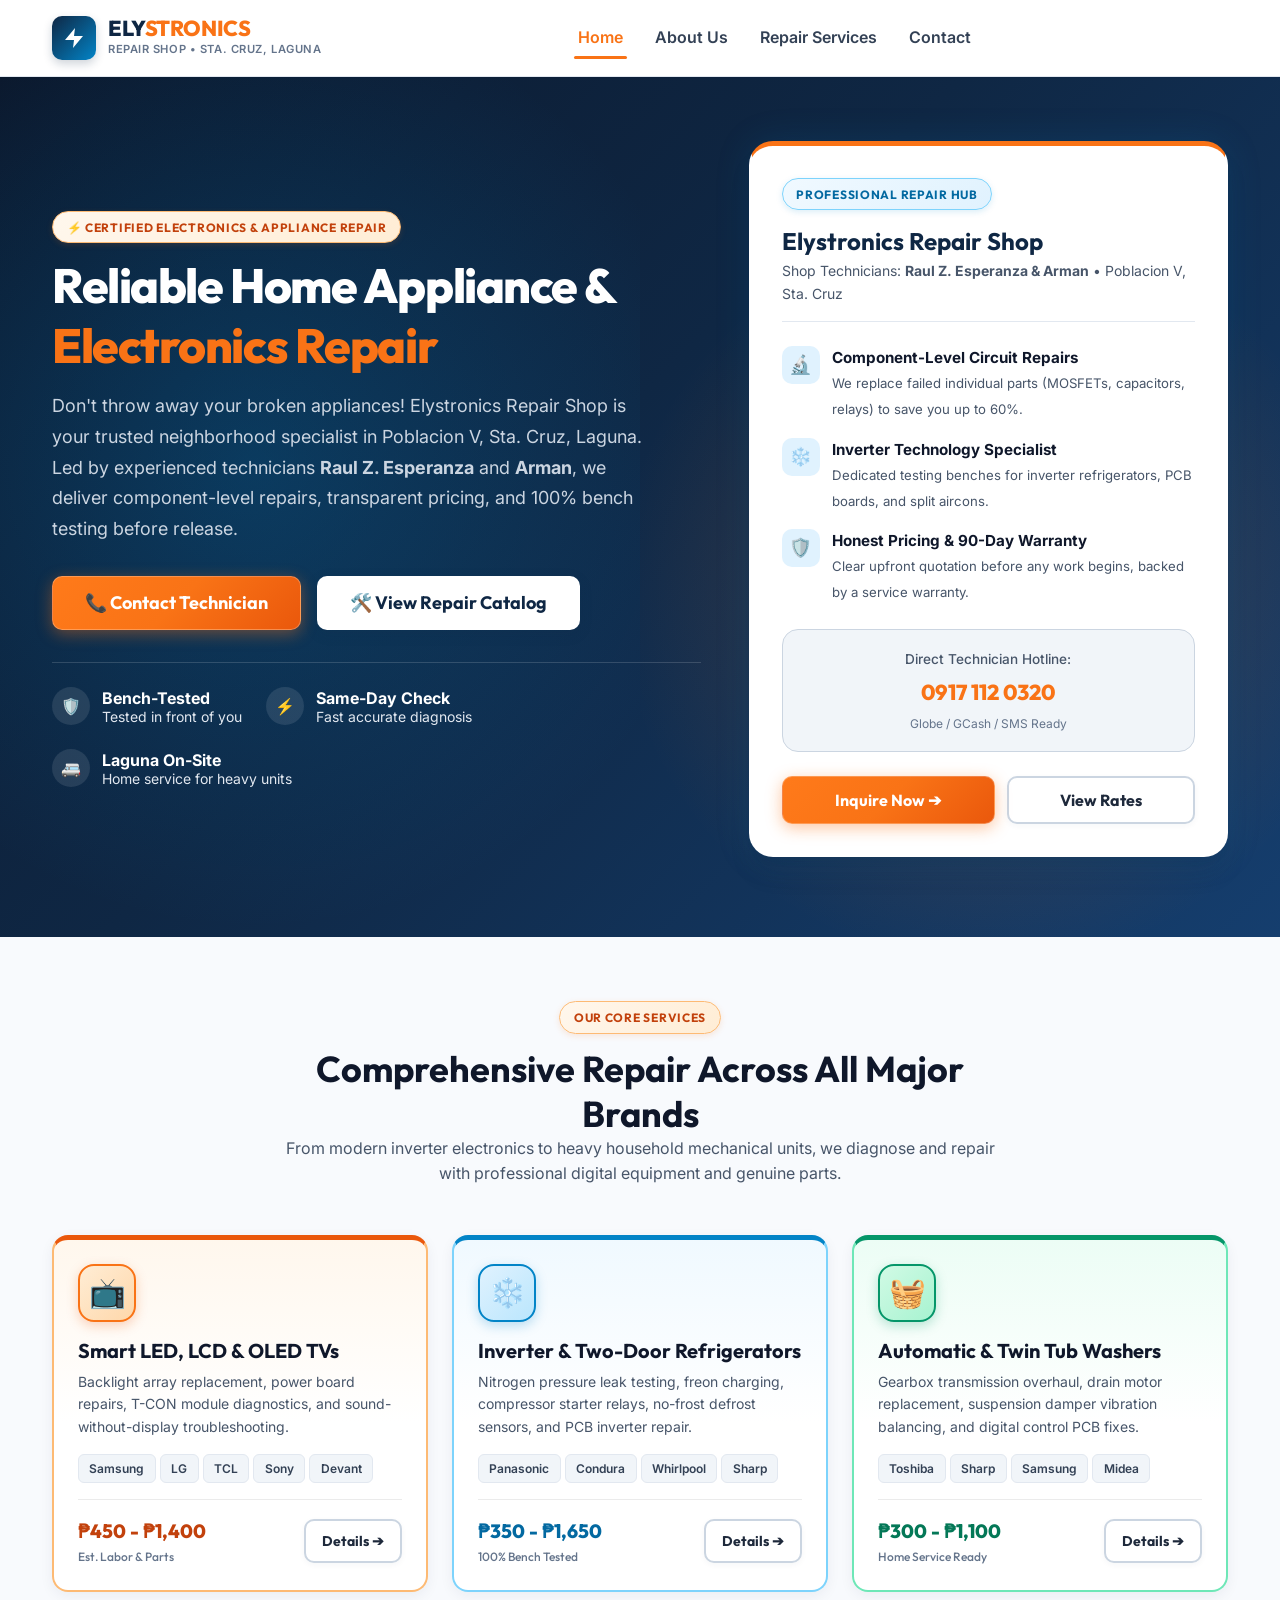
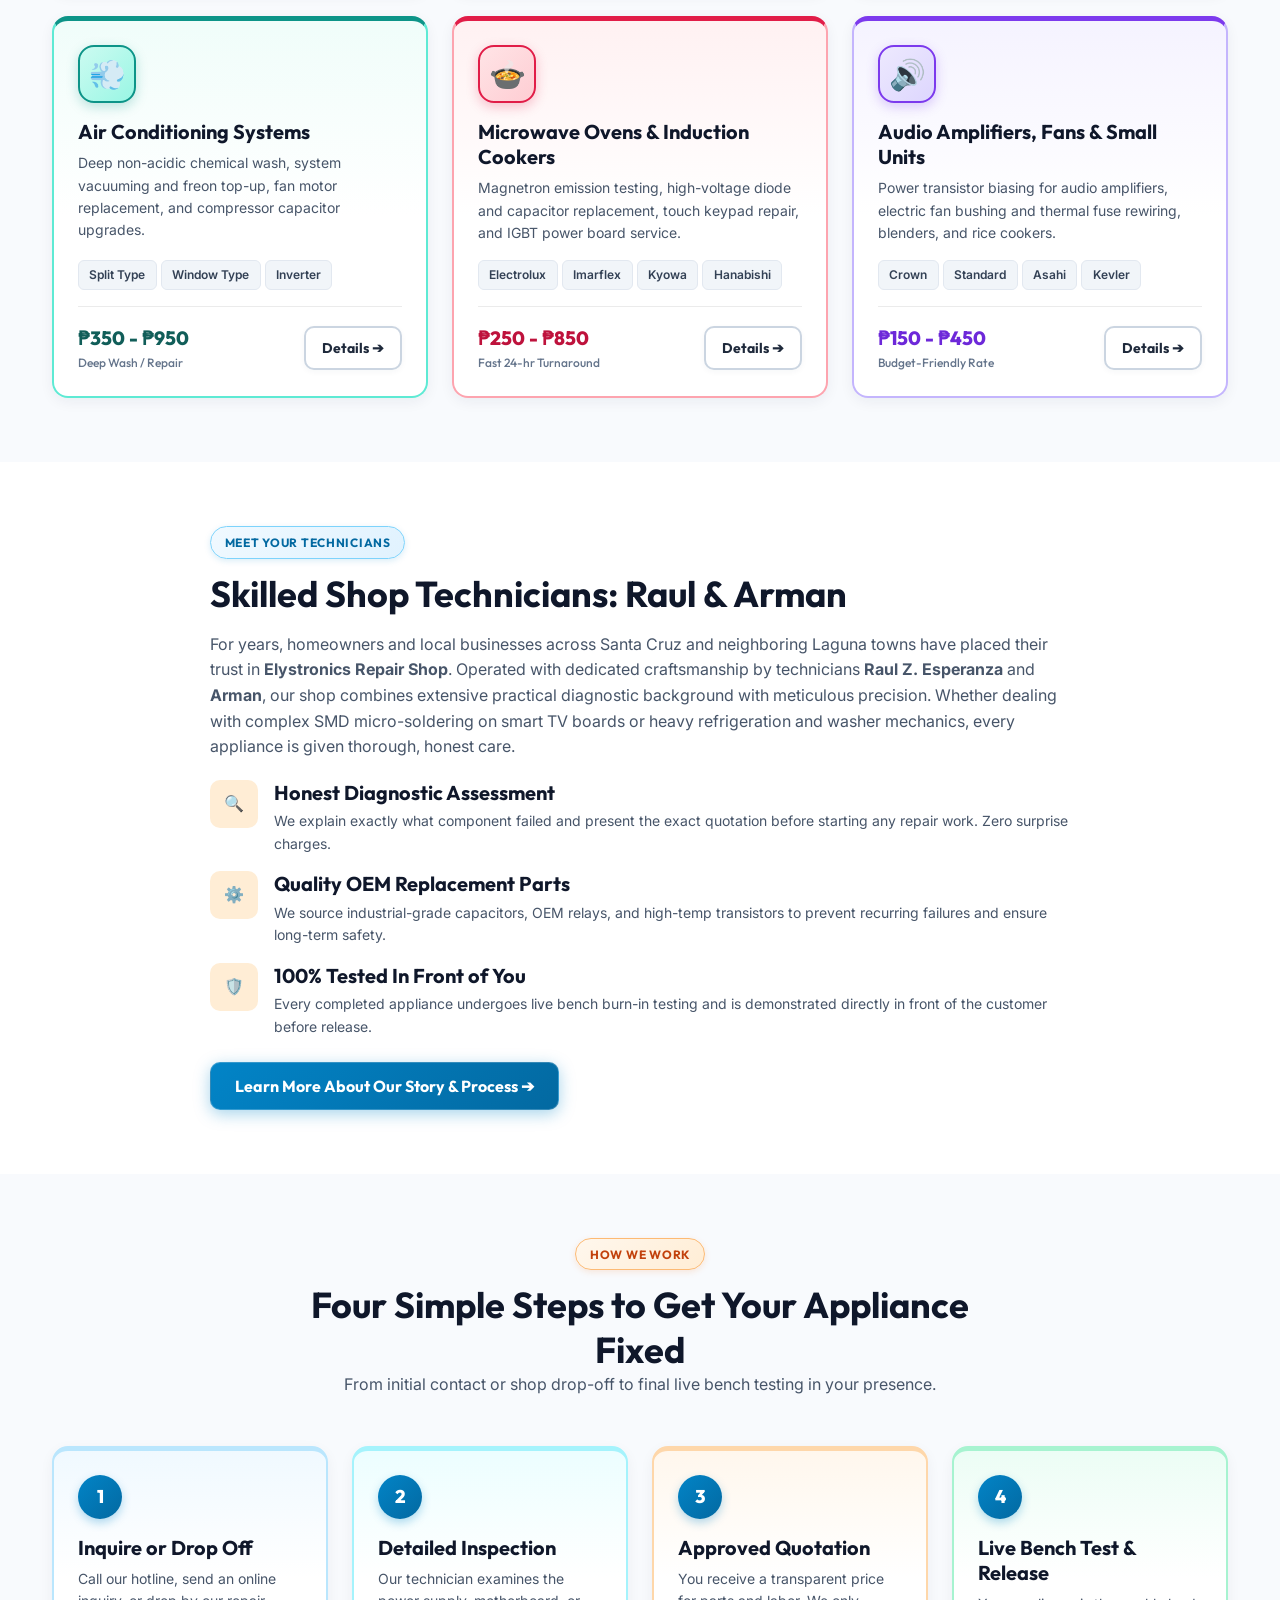
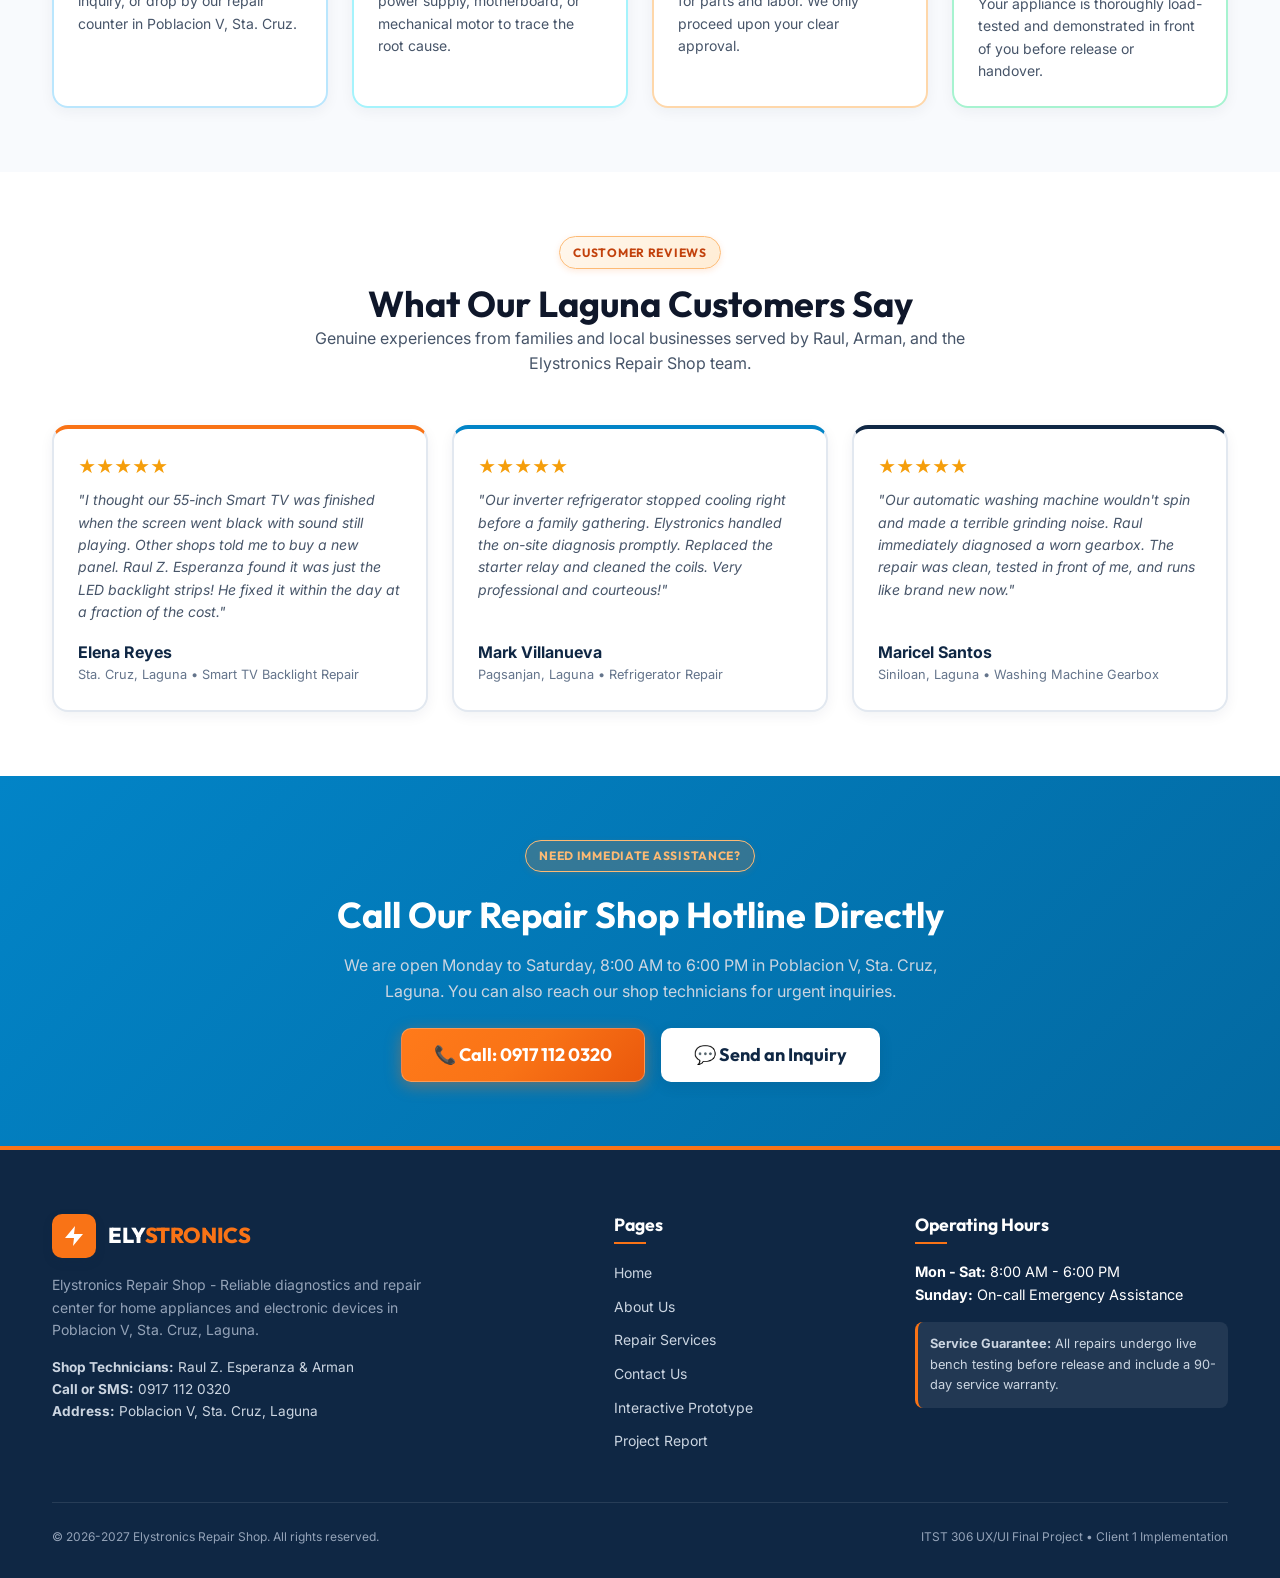
<file: index.html>
<!DOCTYPE html>
<html lang="en">

<head>
  <meta charset="UTF-8">
  <meta name="viewport" content="width=device-width, initial-scale=1.0">
  <title>Elystronics Repair Shop | Appliance & Electronics Repair in Sta. Cruz, Laguna</title>
  <meta name="description"
    content="Elystronics Repair Shop in Poblacion V, Sta. Cruz, Laguna. Expert repair for Smart TVs, inverter refrigerators, washing machines, aircons, and electronics by Raul Z. Esperanza. Call 0917 112 0320.">
  <link rel="stylesheet" href="assets/css/styles.css">
  <link rel="icon"
    href="data:image/svg+xml,<svg xmlns=%22http://www.w3.org/2000/svg%22 viewBox=%220 0 100 100%22><text y=%22.9em%22 font-size=%2290%22>⚡</text></svg>">
</head>

<body>

  <!-- Site Header -->
  <header class="site-header" role="banner">
    <div class="container header-inner">
      <a href="index.html" class="brand-logo" aria-label="Elystronics Repair Shop Home">
        <div class="brand-icon-box" aria-hidden="true">
          <svg fill="currentColor" viewBox="0 0 24 24">
            <path d="M13 2L3 14h9l-1 8 10-12h-9l1-8z" />
          </svg>
        </div>
        <div class="brand-text-wrap">
          <span class="brand-name">ELY<span>STRONICS</span></span>
          <span class="brand-tagline">Repair Shop • Sta. Cruz, Laguna</span>
        </div>
      </a>

      <!-- Desktop Nav -->
      <nav class="desktop-nav" role="navigation" aria-label="Main Navigation">
        <a href="index.html" class="nav-link active" aria-current="page">Home</a>
        <a href="about.html" class="nav-link">About Us</a>
        <a href="services.html" class="nav-link">Repair Services</a>
        <a href="contact.html" class="nav-link">Contact</a>
      </nav>

      <div class="header-actions">
        <button id="mobileMenuToggle" class="mobile-menu-toggle" aria-label="Open mobile navigation menu">
          <svg width="24" height="24" fill="none" stroke="currentColor" stroke-width="2" viewBox="0 0 24 24">
            <path stroke-linecap="round" stroke-linejoin="round" d="M4 6h16M4 12h16M4 18h16" />
          </svg>
        </button>
      </div>
    </div>
  </header>

  <!-- Mobile Drawer Menu -->
  <div id="mobileNavDrawer" class="mobile-nav-drawer" aria-hidden="true" role="dialog" aria-modal="true">
    <div class="mobile-drawer-content">
      <div class="mobile-drawer-header">
        <div class="brand-logo">
          <div class="brand-icon-box" style="width: 36px; height: 36px;">
            <svg fill="currentColor" viewBox="0 0 24 24" width="20" height="20">
              <path d="M13 2L3 14h9l-1 8 10-12h-9l1-8z" />
            </svg>
          </div>
          <span class="brand-name" style="font-size: 1.15rem;">ELY<span>STRONICS</span></span>
        </div>
        <button id="mobileMenuClose" class="mobile-menu-toggle" aria-label="Close navigation menu">
          <svg width="22" height="22" fill="none" stroke="currentColor" stroke-width="2" viewBox="0 0 24 24">
            <path stroke-linecap="round" stroke-linejoin="round" d="M6 18L18 6M6 6l12 12" />
          </svg>
        </button>
      </div>

      <nav class="mobile-nav-links">
        <a href="index.html" class="mobile-nav-link active">🏠 Home</a>
        <a href="about.html" class="mobile-nav-link">ℹ️ About Us</a>
        <a href="services.html" class="mobile-nav-link">🛠️ Main Offering</a>
        <a href="contact.html" class="mobile-nav-link">📞 Contact</a>
      </nav>

      <div class="mobile-drawer-footer">
        <a href="tel:09171120320" class="btn btn-secondary btn-block" style="margin-bottom: 0.5rem;">
          📞 0917 112 0320
        </a>
        <a href="contact.html" class="btn btn-primary btn-block">
          💬 Send an Inquiry
        </a>
      </div>
    </div>
  </div>

  <main id="main-content">
    <section class="page-single-section home-single-section" aria-label="Screen 1: Home Page">
      <!-- Hero Block (Clean & Modern Layout) -->
      <div class="hero">
        <div class="container">
          <div class="hero-grid">
            <div class="hero-content">
              <div class="section-badge">
                ⚡ Certified Electronics & Appliance Repair
              </div>
              <h1>
                Reliable Home Appliance & <span>Electronics Repair</span>
              </h1>
              <p class="hero-description">
                Don't throw away your broken appliances! Elystronics Repair Shop is your trusted neighborhood specialist
                in Poblacion V, Sta. Cruz, Laguna. Led by experienced technicians <strong>Raul Z. Esperanza</strong>
                and <strong>Arman</strong>, we deliver component-level repairs, transparent pricing, and 100% bench testing before release.
              </p>

              <div class="hero-cta-group">
                <a href="contact.html" class="btn btn-primary btn-lg">
                  📞 Contact Technician
                </a>
                <a href="services.html" class="btn btn-white btn-lg">
                  🛠️ View Repair Catalog
                </a>
              </div>

              <!-- Trust Badges -->
              <div class="hero-trust-badges">
                <div class="trust-badge-item">
                  <div class="trust-badge-icon" aria-hidden="true">🛡️</div>
                  <div class="trust-badge-text">
                    <strong>Bench-Tested</strong>
                    Tested in front of you
                  </div>
                </div>
                <div class="trust-badge-item">
                  <div class="trust-badge-icon" aria-hidden="true">⚡</div>
                  <div class="trust-badge-text">
                    <strong>Same-Day Check</strong>
                    Fast accurate diagnosis
                  </div>
                </div>
                <div class="trust-badge-item">
                  <div class="trust-badge-icon" aria-hidden="true">🚐</div>
                  <div class="trust-badge-text">
                    <strong>Laguna On-Site</strong>
                    Home service for heavy units
                  </div>
                </div>
              </div>
            </div>

            <!-- Shop Overview & Guarantee Card -->
            <div class="hero-overview-card" role="region" aria-label="Shop Overview and Guarantees">
              <div class="hero-overview-header">
                <span class="section-badge blue">Professional Repair Hub</span>
                <h3>Elystronics Repair Shop</h3>
                <p>Shop Technicians: <strong>Raul Z. Esperanza & Arman</strong> • Poblacion V, Sta. Cruz</p>
              </div>

              <div class="hero-highlights-list">
                <div class="highlight-item">
                  <div class="highlight-icon">🔬</div>
                  <div class="highlight-text">
                    <strong>Component-Level Circuit Repairs</strong>
                    <span>We replace failed individual parts (MOSFETs, capacitors, relays) to save you up to 60%.</span>
                  </div>
                </div>

                <div class="highlight-item">
                  <div class="highlight-icon">❄️</div>
                  <div class="highlight-text">
                    <strong>Inverter Technology Specialist</strong>
                    <span>Dedicated testing benches for inverter refrigerators, PCB boards, and split aircons.</span>
                  </div>
                </div>

                <div class="highlight-item">
                  <div class="highlight-icon">🛡️</div>
                  <div class="highlight-text">
                    <strong>Honest Pricing & 90-Day Warranty</strong>
                    <span>Clear upfront quotation before any work begins, backed by a service warranty.</span>
                  </div>
                </div>
              </div>

              <div class="hero-contact-callout">
                <span style="font-size: 0.85rem; color: var(--neutral-600); font-weight: 500;">Direct Technician
                  Hotline:</span>
                <a href="tel:09171120320" class="callout-phone">0917 112 0320</a>
                <span style="font-size: 0.75rem; color: var(--neutral-500);">Globe / GCash / SMS Ready</span>
              </div>

              <div style="display: flex; gap: 0.75rem; flex-wrap: wrap;">
                <a href="contact.html" class="btn btn-primary" style="flex: 1.2; text-align: center;">
                  Inquire Now ➔
                </a>
                <a href="services.html" class="btn btn-outline" style="flex: 1; text-align: center;">
                  View Rates
                </a>
              </div>
            </div>
          </div>
        </div>
      </div>

      <!-- Core Appliance Repair Categories (Prominently Visible in First Section) -->
      <div class="section-block">
        <div class="container">
          <div class="section-header">
            <span class="section-badge">Our Core Services</span>
            <h2>Comprehensive Repair Across All Major Brands</h2>
            <p>From modern inverter electronics to heavy household mechanical units, we diagnose and repair with
              professional digital equipment and genuine parts.</p>
          </div>

          <div class="grid-3">
            <!-- Category 1: Smart TV -->
            <article class="service-card featured" data-category="tv">
              <div class="service-icon-box">📺</div>
              <h3>Smart LED, LCD & OLED TVs</h3>
              <p>Backlight array replacement, power board repairs, T-CON module diagnostics, and sound-without-display
                troubleshooting.</p>
              <div class="service-tags">
                <span class="tag">Samsung</span>
                <span class="tag">LG</span>
                <span class="tag">TCL</span>
                <span class="tag">Sony</span>
                <span class="tag">Devant</span>
              </div>
              <div class="service-price-row">
                <div class="service-price">
                  ₱450 - ₱1,400
                  <span>Est. Labor & Parts</span>
                </div>
                <a href="services.html#tv" class="btn btn-outline btn-sm">Details ➔</a>
              </div>
            </article>

            <!-- Category 2: Inverter Refrigerator -->
            <article class="service-card featured" data-category="refrigerator">
              <div class="service-icon-box">❄️</div>
              <h3>Inverter & Two-Door Refrigerators</h3>
              <p>Nitrogen pressure leak testing, freon charging, compressor starter relays, no-frost defrost sensors,
                and PCB inverter repair.</p>
              <div class="service-tags">
                <span class="tag">Panasonic</span>
                <span class="tag">Condura</span>
                <span class="tag">Whirlpool</span>
                <span class="tag">Sharp</span>
              </div>
              <div class="service-price-row">
                <div class="service-price">
                  ₱350 - ₱1,650
                  <span>100% Bench Tested</span>
                </div>
                <a href="services.html#refrigerator" class="btn btn-outline btn-sm">Details ➔</a>
              </div>
            </article>

            <!-- Category 3: Washing Machines -->
            <article class="service-card" data-category="washing">
              <div class="service-icon-box">🧺</div>
              <h3>Automatic & Twin Tub Washers</h3>
              <p>Gearbox transmission overhaul, drain motor replacement, suspension damper vibration balancing, and
                digital control PCB fixes.</p>
              <div class="service-tags">
                <span class="tag">Toshiba</span>
                <span class="tag">Sharp</span>
                <span class="tag">Samsung</span>
                <span class="tag">Midea</span>
              </div>
              <div class="service-price-row">
                <div class="service-price">
                  ₱300 - ₱1,100
                  <span>Home Service Ready</span>
                </div>
                <a href="services.html#washing" class="btn btn-outline btn-sm">Details ➔</a>
              </div>
            </article>

            <!-- Category 4: Air Conditioner -->
            <article class="service-card" data-category="aircon">
              <div class="service-icon-box">💨</div>
              <h3>Air Conditioning Systems</h3>
              <p>Deep non-acidic chemical wash, system vacuuming and freon top-up, fan motor replacement, and compressor
                capacitor upgrades.</p>
              <div class="service-tags">
                <span class="tag">Split Type</span>
                <span class="tag">Window Type</span>
                <span class="tag">Inverter</span>
              </div>
              <div class="service-price-row">
                <div class="service-price">
                  ₱350 - ₱950
                  <span>Deep Wash / Repair</span>
                </div>
                <a href="services.html#aircon" class="btn btn-outline btn-sm">Details ➔</a>
              </div>
            </article>

            <!-- Category 5: Microwave & Induction -->
            <article class="service-card" data-category="kitchen">
              <div class="service-icon-box">🍲</div>
              <h3>Microwave Ovens & Induction Cookers</h3>
              <p>Magnetron emission testing, high-voltage diode and capacitor replacement, touch keypad repair, and IGBT
                power board service.</p>
              <div class="service-tags">
                <span class="tag">Electrolux</span>
                <span class="tag">Imarflex</span>
                <span class="tag">Kyowa</span>
                <span class="tag">Hanabishi</span>
              </div>
              <div class="service-price-row">
                <div class="service-price">
                  ₱250 - ₱850
                  <span>Fast 24-hr Turnaround</span>
                </div>
                <a href="services.html#microwave" class="btn btn-outline btn-sm">Details ➔</a>
              </div>
            </article>

            <!-- Category 6: Small Appliances & Audio -->
            <article class="service-card" data-category="small">
              <div class="service-icon-box">🔊</div>
              <h3>Audio Amplifiers, Fans & Small Units</h3>
              <p>Power transistor biasing for audio amplifiers, electric fan bushing and thermal fuse rewiring,
                blenders, and rice cookers.</p>
              <div class="service-tags">
                <span class="tag">Crown</span>
                <span class="tag">Standard</span>
                <span class="tag">Asahi</span>
                <span class="tag">Kevler</span>
              </div>
              <div class="service-price-row">
                <div class="service-price">
                  ₱150 - ₱450
                  <span>Budget-Friendly Rate</span>
                </div>
                <a href="services.html#small" class="btn btn-outline btn-sm">Details ➔</a>
              </div>
            </article>
          </div>
        </div>
      </div>

      <!-- Real Client Story & Shop Profile Block -->
      <div class="section-block block-alt">
        <div class="container">
          <div style="max-width: 860px; margin: 0 auto;">
            <span class="section-badge blue">Meet Your Technicians</span>
            <h2 style="margin-bottom: 1rem;">Skilled Shop Technicians: Raul & Arman</h2>
            <p style="margin-bottom: 1.25rem;">
              For years, homeowners and local businesses across Santa Cruz and neighboring Laguna towns have placed
              their trust in <strong>Elystronics Repair Shop</strong>. Operated with dedicated craftsmanship by
              technicians <strong>Raul Z. Esperanza</strong> and <strong>Arman</strong>, our shop combines extensive
              practical diagnostic background with meticulous precision. Whether dealing with complex SMD micro-soldering
              on smart TV boards or heavy refrigeration and washer mechanics, every appliance is given thorough, honest care.
            </p>

            <div style="display: flex; flex-direction: column; gap: 1rem; margin-bottom: 1.5rem;">
              <div class="feature-box">
                <div class="feature-icon">🔍</div>
                <div class="feature-content">
                  <h4>Honest Diagnostic Assessment</h4>
                  <p>We explain exactly what component failed and present the exact quotation before starting any
                    repair work. Zero surprise charges.</p>
                </div>
              </div>

              <div class="feature-box">
                <div class="feature-icon">⚙️</div>
                <div class="feature-content">
                  <h4>Quality OEM Replacement Parts</h4>
                  <p>We source industrial-grade capacitors, OEM relays, and high-temp transistors to prevent recurring
                    failures and ensure long-term safety.</p>
                </div>
              </div>

              <div class="feature-box">
                <div class="feature-icon">🛡️</div>
                <div class="feature-content">
                  <h4>100% Tested In Front of You</h4>
                  <p>Every completed appliance undergoes live bench burn-in testing and is demonstrated directly in
                    front of the customer before release.</p>
                </div>
              </div>
            </div>

            <a href="about.html" class="btn btn-secondary">
              Learn More About Our Story & Process ➔
            </a>
          </div>
        </div>
      </div>

      <!-- 4-Step Transparent Repair Process Block -->
      <div class="section-block">
        <div class="container">
          <div class="section-header">
            <span class="section-badge">How We Work</span>
            <h2>Four Simple Steps to Get Your Appliance Fixed</h2>
            <p>From initial contact or shop drop-off to final live bench testing in your presence.</p>
          </div>

          <div class="process-steps">
            <div class="step-card">
              <div class="step-number">1</div>
              <h4>Inquire or Drop Off</h4>
              <p>Call our hotline, send an online inquiry, or drop by our repair counter in Poblacion V, Sta. Cruz.</p>
            </div>

            <div class="step-card">
              <div class="step-number">2</div>
              <h4>Detailed Inspection</h4>
              <p>Our technician examines the power supply, motherboard, or mechanical motor to trace the root cause.</p>
            </div>

            <div class="step-card">
              <div class="step-number">3</div>
              <h4>Approved Quotation</h4>
              <p>You receive a transparent price for parts and labor. We only proceed upon your clear approval.</p>
            </div>

            <div class="step-card">
              <div class="step-number">4</div>
              <h4>Live Bench Test & Release</h4>
              <p>Your appliance is thoroughly load-tested and demonstrated in front of you before release or handover.
              </p>
            </div>
          </div>
        </div>
      </div>

      <!-- Community Testimonials Block -->
      <div class="section-block block-alt">
        <div class="container">
          <div class="section-header">
            <span class="section-badge">Customer Reviews</span>
            <h2>What Our Laguna Customers Say</h2>
            <p>Genuine experiences from families and local businesses served by Raul, Arman, and the Elystronics Repair
              Shop team.</p>
          </div>

          <div class="grid-3">
            <div class="service-card" style="border-top: 4px solid var(--accent);">
              <div style="color: #F59E0B; font-size: 1.1rem; margin-bottom: 0.5rem;">★★★★★</div>
              <p style="font-style: italic; margin-bottom: 1rem;">
                "I thought our 55-inch Smart TV was finished when the screen went black with sound still playing. Other
                shops told me to buy a new panel. Raul Z. Esperanza found it was just the LED backlight strips! He fixed
                it within the day at a fraction of the cost."
              </p>
              <div style="font-weight: 700; color: var(--primary);">Elena Reyes</div>
              <div style="font-size: 0.8rem; color: var(--neutral-500);">Sta. Cruz, Laguna • Smart TV Backlight Repair
              </div>
            </div>

            <div class="service-card" style="border-top: 4px solid var(--secondary);">
              <div style="color: #F59E0B; font-size: 1.1rem; margin-bottom: 0.5rem;">★★★★★</div>
              <p style="font-style: italic; margin-bottom: 1rem;">
                "Our inverter refrigerator stopped cooling right before a family gathering. Elystronics handled the
                on-site diagnosis promptly. Replaced the starter relay and cleaned the coils. Very professional and
                courteous!"
              </p>
              <div style="font-weight: 700; color: var(--primary);">Mark Villanueva</div>
              <div style="font-size: 0.8rem; color: var(--neutral-500);">Pagsanjan, Laguna • Refrigerator Repair</div>
            </div>

            <div class="service-card" style="border-top: 4px solid var(--primary);">
              <div style="color: #F59E0B; font-size: 1.1rem; margin-bottom: 0.5rem;">★★★★★</div>
              <p style="font-style: italic; margin-bottom: 1rem;">
                "Our automatic washing machine wouldn't spin and made a terrible grinding noise. Raul immediately
                diagnosed a worn gearbox. The repair was clean, tested in front of me, and runs like brand new now."
              </p>
              <div style="font-weight: 700; color: var(--primary);">Maricel Santos</div>
              <div style="font-size: 0.8rem; color: var(--neutral-500);">Siniloan, Laguna • Washing Machine Gearbox
              </div>
            </div>
          </div>
        </div>
      </div>

      <!-- Quick Call Banner Block -->
      <div class="section-block block-navy" style="text-align: center;">
        <div class="container">
          <span class="section-badge" style="background: rgba(249, 115, 22, 0.2); color: #FDBA74;">Need Immediate
            Assistance?</span>
          <h2 style="margin-top: 0.5rem; margin-bottom: 1rem; color: #fff;">Call Our Repair Shop Hotline Directly</h2>
          <p style="max-width: 600px; margin: 0 auto 1.5rem; color: var(--neutral-300);">
            We are open Monday to Saturday, 8:00 AM to 6:00 PM in Poblacion V, Sta. Cruz, Laguna. You can also reach
            our shop technicians for urgent inquiries.
          </p>
          <div style="display: flex; gap: 1rem; justify-content: center; flex-wrap: wrap;">
            <a href="tel:09171120320" class="btn btn-primary btn-lg">
              📞 Call: 0917 112 0320
            </a>
            <a href="contact.html" class="btn btn-white btn-lg">
              💬 Send an Inquiry
            </a>
          </div>
        </div>
      </div>
    </section>
  </main>

  <!-- Site Footer -->
  <footer class="site-footer" role="contentinfo">
    <div class="container">
      <div class="footer-grid">
        <div class="footer-brand">
          <div class="brand-logo" style="margin-bottom: 1rem;">
            <div class="brand-icon-box" style="background: var(--accent);">
              <svg fill="currentColor" viewBox="0 0 24 24" width="22" height="22">
                <path d="M13 2L3 14h9l-1 8 10-12h-9l1-8z" />
              </svg>
            </div>
            <span class="brand-name" style="color: #fff;">ELY<span style="color: var(--accent);">STRONICS</span></span>
          </div>
          <p>
            Elystronics Repair Shop - Reliable diagnostics and repair center for home appliances and electronic devices
            in Poblacion V, Sta. Cruz, Laguna.
          </p>
          <div style="font-size: 0.85rem; color: var(--neutral-300); margin-top: 0.5rem;">
            <strong>Shop Technicians:</strong> Raul Z. Esperanza & Arman<br>
            <strong>Call or SMS:</strong> 0917 112 0320<br>
            <strong>Address:</strong> Poblacion V, Sta. Cruz, Laguna
          </div>
        </div>

        <div class="footer-col">
          <h4>Pages</h4>
          <ul class="footer-links">
            <li><a href="index.html">Home</a></li>
            <li><a href="about.html">About Us</a></li>
            <li><a href="services.html">Repair Services</a></li>
            <li><a href="contact.html">Contact Us</a></li>
            <li><a href="prototype.html">Interactive Prototype</a></li>
            <li><a href="project-template.html">Project Report</a></li>
          </ul>
        </div>

        <div class="footer-col">
          <h4>Operating Hours</h4>
          <p style="font-size: 0.9rem; margin-bottom: 0.5rem; color: #fff;">
            <strong>Mon - Sat:</strong> 8:00 AM - 6:00 PM<br>
            <strong>Sunday:</strong> On-call Emergency Assistance
          </p>
          <div
            style="background: rgba(255, 255, 255, 0.08); border-radius: 8px; padding: 0.75rem; margin-top: 1rem; font-size: 0.8rem; border-left: 3px solid var(--accent);">
            <strong>Service Guarantee:</strong> All repairs undergo live bench testing before release and include a
            90-day service warranty.
          </div>
        </div>
      </div>

      <div class="footer-bottom">
        <div>
          © 2026-2027 Elystronics Repair Shop. All rights reserved.
        </div>
        <div>
          ITST 306 UX/UI Final Project • Client 1 Implementation
        </div>
      </div>
    </div>
  </footer>

  <!-- Mobile Sticky Bar -->
  <aside class="mobile-sticky-bar" aria-label="Quick Mobile Actions">
    <a href="tel:09171120320" class="btn btn-secondary btn-sm" style="flex: 1;">
      📞 Call (0917...)
    </a>
    <a href="contact.html" class="btn btn-primary btn-sm" style="flex: 1.2;">
      💬 Contact Us
    </a>
  </aside>

  <script src="assets/js/main.js"></script>
</body>

</html>
</file>
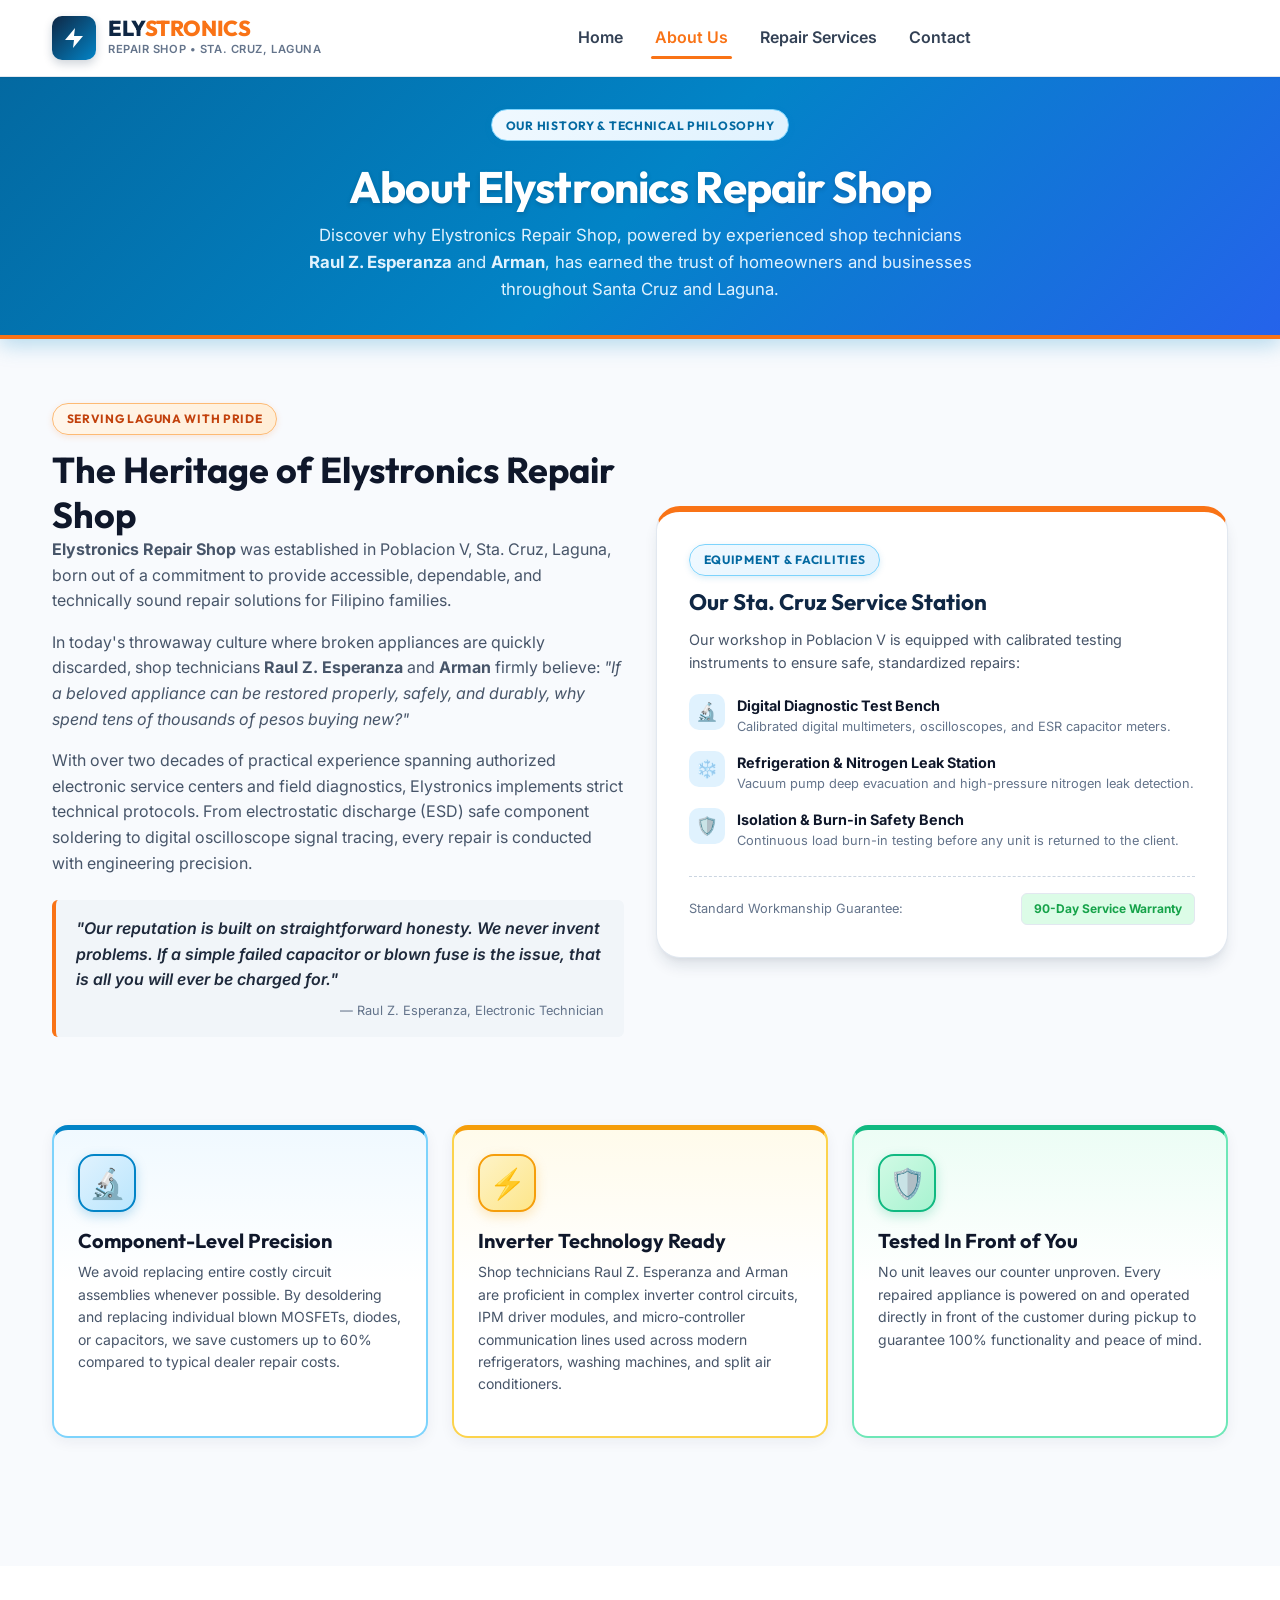
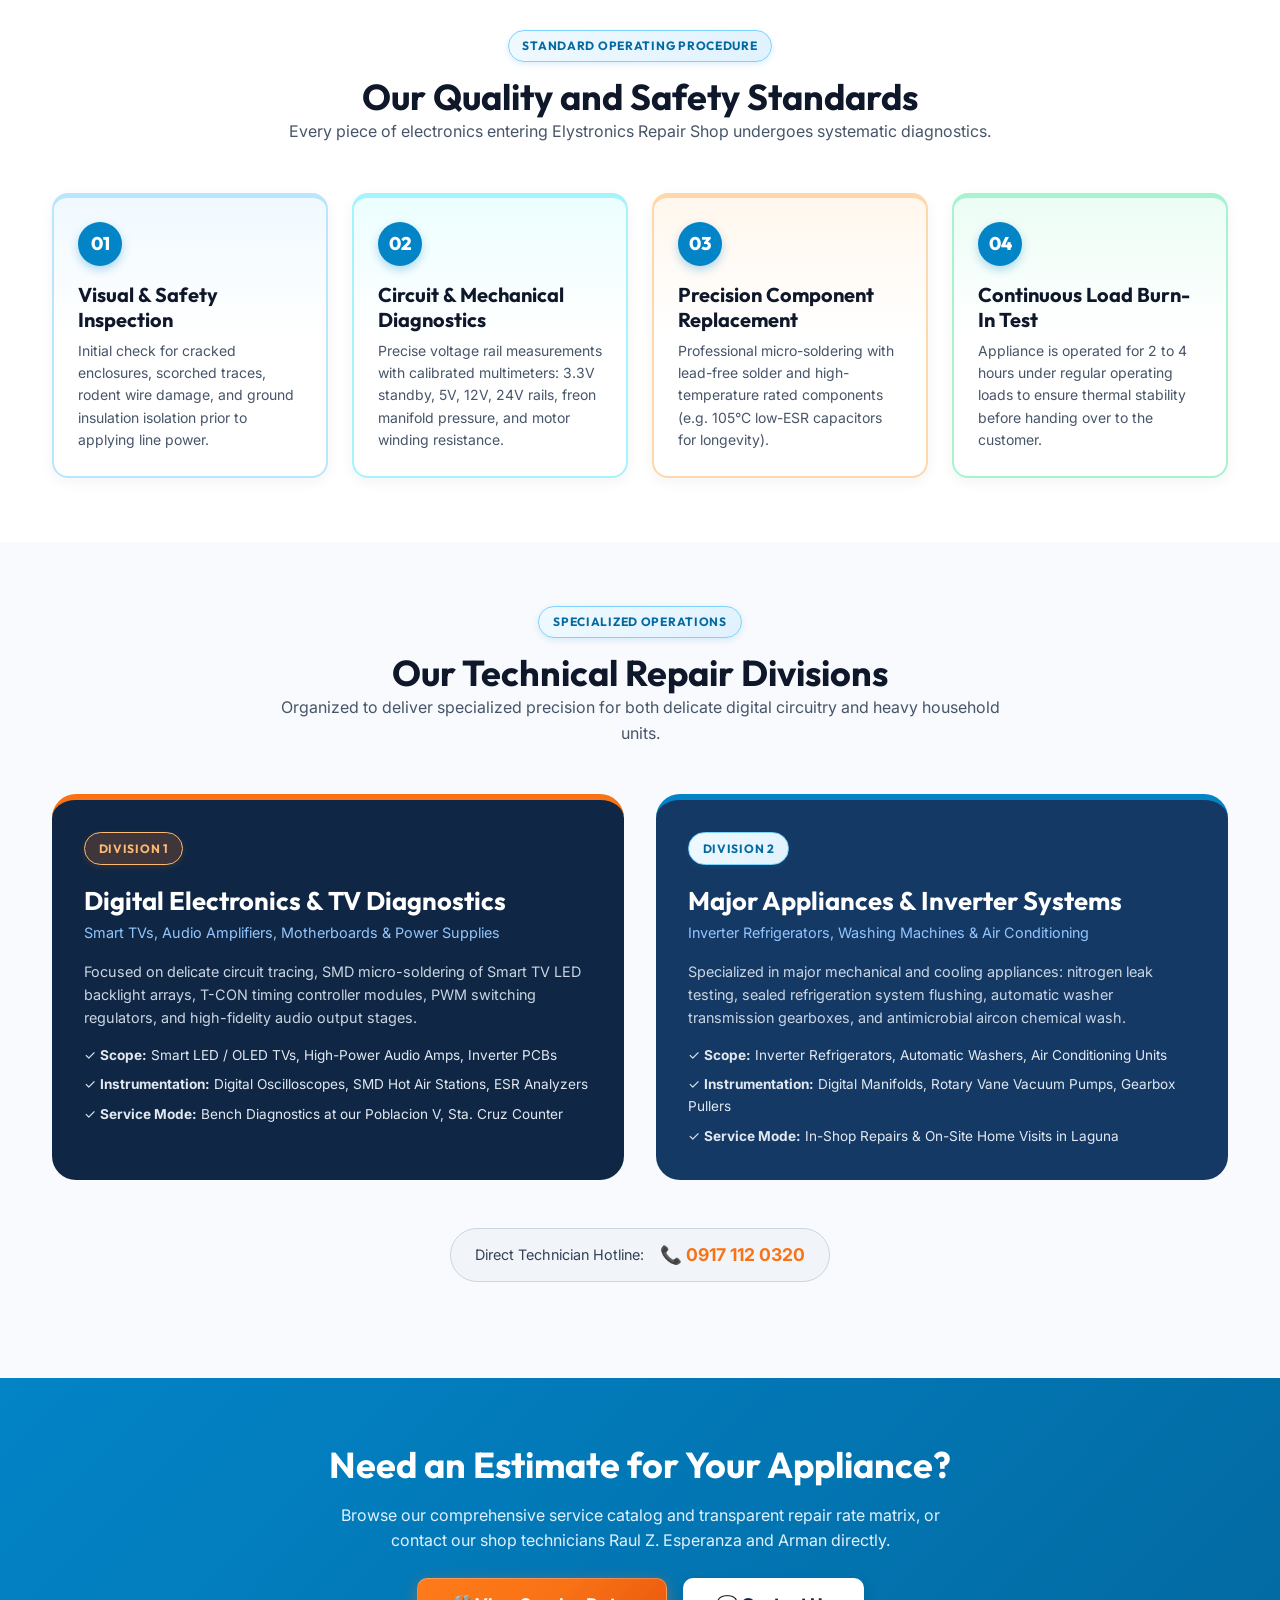
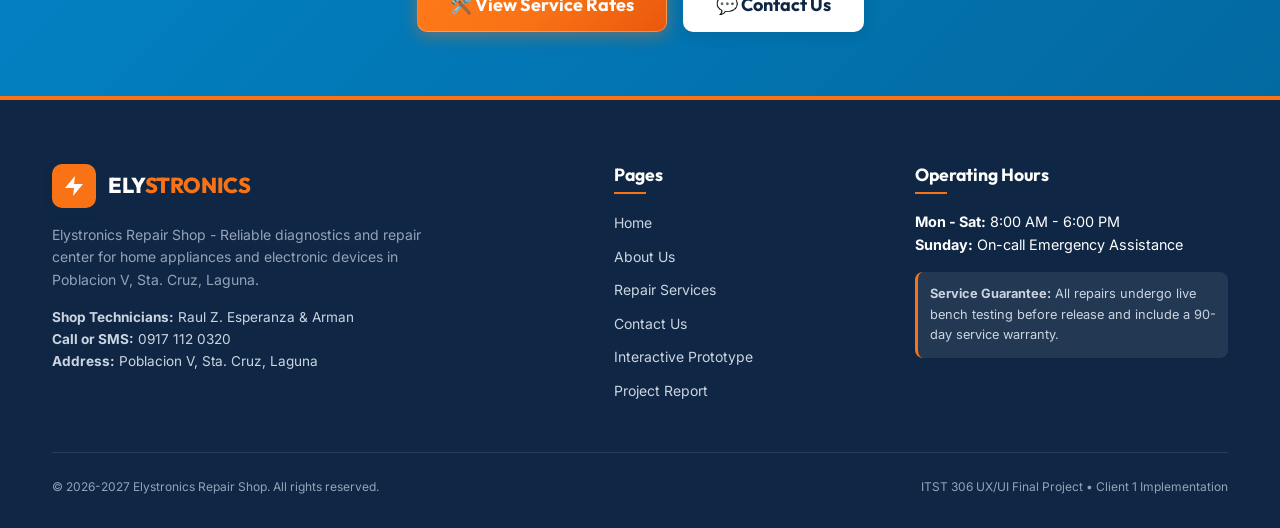
<file: about.html>
<!DOCTYPE html>
<html lang="en">

<head>
  <meta charset="UTF-8">
  <meta name="viewport" content="width=device-width, initial-scale=1.0">
  <title>About Us | Elystronics Repair Shop • Sta. Cruz, Laguna</title>
  <meta name="description"
    content="Learn about Elystronics Repair Shop in Poblacion V, Sta. Cruz, Laguna. With skilled shop technicians Raul Z. Esperanza and Arman, we provide dependable appliance repairs. Call 0917 112 0320.">
  <link rel="stylesheet" href="assets/css/styles.css">
  <link rel="icon"
    href="data:image/svg+xml,<svg xmlns=%22http://www.w3.org/2000/svg%22 viewBox=%220 0 100 100%22><text y=%22.9em%22 font-size=%2290%22>⚡</text></svg>">
</head>

<body>

  <!-- Site Header -->
  <header class="site-header" role="banner">
    <div class="container header-inner">
      <a href="index.html" class="brand-logo" aria-label="Elystronics Repair Shop Home">
        <div class="brand-icon-box" aria-hidden="true">
          <svg fill="currentColor" viewBox="0 0 24 24">
            <path d="M13 2L3 14h9l-1 8 10-12h-9l1-8z" />
          </svg>
        </div>
        <div class="brand-text-wrap">
          <span class="brand-name">ELY<span>STRONICS</span></span>
          <span class="brand-tagline">Repair Shop • Sta. Cruz, Laguna</span>
        </div>
      </a>

      <!-- Desktop Nav -->
      <nav class="desktop-nav" role="navigation" aria-label="Main Navigation">
        <a href="index.html" class="nav-link">Home</a>
        <a href="about.html" class="nav-link active" aria-current="page">About Us</a>
        <a href="services.html" class="nav-link">Repair Services</a>
        <a href="contact.html" class="nav-link">Contact</a>
      </nav>

      <div class="header-actions">
        <button id="mobileMenuToggle" class="mobile-menu-toggle" aria-label="Open mobile navigation menu">
          <svg width="24" height="24" fill="none" stroke="currentColor" stroke-width="2" viewBox="0 0 24 24">
            <path stroke-linecap="round" stroke-linejoin="round" d="M4 6h16M4 12h16M4 18h16" />
          </svg>
        </button>
      </div>
    </div>
  </header>

  <!-- Mobile Drawer Menu -->
  <div id="mobileNavDrawer" class="mobile-nav-drawer" aria-hidden="true" role="dialog" aria-modal="true">
    <div class="mobile-drawer-content">
      <div class="mobile-drawer-header">
        <div class="brand-logo">
          <div class="brand-icon-box" style="width: 36px; height: 36px;">
            <svg fill="currentColor" viewBox="0 0 24 24" width="20" height="20">
              <path d="M13 2L3 14h9l-1 8 10-12h-9l1-8z" />
            </svg>
          </div>
          <span class="brand-name" style="font-size: 1.15rem;">ELY<span>STRONICS</span></span>
        </div>
        <button id="mobileMenuClose" class="mobile-menu-toggle" aria-label="Close navigation menu">
          <svg width="22" height="22" fill="none" stroke="currentColor" stroke-width="2" viewBox="0 0 24 24">
            <path stroke-linecap="round" stroke-linejoin="round" d="M6 18L18 6M6 6l12 12" />
          </svg>
        </button>
      </div>

      <nav class="mobile-nav-links">
        <a href="index.html" class="mobile-nav-link">🏠 Home</a>
        <a href="about.html" class="mobile-nav-link active">ℹ️ About Us</a>
        <a href="services.html" class="mobile-nav-link">🛠️ Main Offering</a>
        <a href="contact.html" class="mobile-nav-link">📞 Contact</a>
      </nav>

      <div class="mobile-drawer-footer">
        <a href="tel:09171120320" class="btn btn-secondary btn-block" style="margin-bottom: 0.5rem;">
          📞 0917 112 0320
        </a>
        <a href="contact.html" class="btn btn-primary btn-block">
          💬 Send an Inquiry
        </a>
      </div>
    </div>
  </div>

  <main id="main-content">
    <section class="page-single-section about-single-section" aria-label="Screen 2: About Us">
      <!-- Clean Page Intro Header -->
      <div class="page-intro-header">
        <div class="container">
          <span class="section-badge blue">Our History & Technical Philosophy</span>
          <h1>About Elystronics Repair Shop</h1>
          <p>
            Discover why Elystronics Repair Shop, powered by experienced shop technicians <strong>Raul Z. Esperanza</strong> and <strong>Arman</strong>, has earned the trust of homeowners and businesses throughout Santa Cruz and Laguna.
          </p>
        </div>
      </div>

      <!-- Main About Story & Workshop Details Block -->
      <div class="section-block">
        <div class="container">
          <div class="grid-2" style="align-items: center; margin-bottom: var(--space-16);">
            <div>
              <span class="section-badge">Serving Laguna with Pride</span>
              <h2>The Heritage of Elystronics Repair Shop</h2>
              <p style="margin-bottom: 1rem;">
                <strong>Elystronics Repair Shop</strong> was established in Poblacion V, Sta. Cruz, Laguna, born out of
                a commitment to provide accessible, dependable, and technically sound repair solutions for Filipino
                families.
              </p>
              <p style="margin-bottom: 1rem;">
                In today's throwaway culture where broken appliances are quickly discarded, shop technicians
                <strong>Raul Z. Esperanza</strong> and <strong>Arman</strong> firmly believe: <em>"If a beloved appliance can be restored
                  properly, safely, and durably, why spend tens of thousands of pesos buying new?"</em>
              </p>
              <p style="margin-bottom: 1.5rem;">
                With over two decades of practical experience spanning authorized electronic service centers and field
                diagnostics, Elystronics implements strict technical protocols. From electrostatic discharge (ESD) safe
                component soldering to digital oscilloscope signal tracing, every repair is conducted with engineering
                precision.
              </p>

              <div
                style="background: var(--neutral-100); border-left: 4px solid var(--accent); padding: 1rem 1.25rem; border-radius: var(--radius-sm); margin-bottom: 1.5rem;">
                <p style="font-weight: 600; color: var(--neutral-800); margin: 0; font-style: italic;">
                  "Our reputation is built on straightforward honesty. We never invent problems. If a simple failed
                  capacitor or blown fuse is the issue, that is all you will ever be charged for."
                </p>
                <span
                  style="display: block; font-size: 0.8rem; color: var(--neutral-500); margin-top: 0.5rem; text-align: right;">—
                  Raul Z. Esperanza, Electronic Technician</span>
              </div>
            </div>

            <!-- Workshop Station Overview Box -->
            <div
              style="background: var(--white); border-radius: var(--radius-xl); padding: var(--space-8); border: 1.5px solid var(--neutral-200); box-shadow: var(--shadow-lg); border-top: 6px solid var(--accent);">
              <span class="section-badge blue" style="margin-bottom: 0.75rem;">Equipment & Facilities</span>
              <h3 style="color: var(--primary); font-size: 1.4rem; margin-bottom: 0.75rem;">Our Sta. Cruz Service
                Station</h3>
              <p style="font-size: 0.9rem; color: var(--neutral-600); margin-bottom: 1.25rem;">
                Our workshop in Poblacion V is equipped with calibrated testing instruments to ensure safe, standardized
                repairs:
              </p>

              <div style="display: flex; flex-direction: column; gap: 0.85rem; font-size: 0.9rem;">
                <div style="display: flex; gap: 0.75rem; align-items: flex-start;">
                  <div
                    style="width: 36px; height: 36px; background: var(--secondary-light); color: var(--secondary); border-radius: var(--radius-md); display: flex; align-items: center; justify-content: center; font-size: 1.1rem; flex-shrink: 0;">
                    🔬</div>
                  <div>
                    <strong style="color: var(--neutral-900);">Digital Diagnostic Test Bench</strong>
                    <div style="font-size: 0.8rem; color: var(--neutral-500);">Calibrated digital multimeters,
                      oscilloscopes, and ESR capacitor meters.</div>
                  </div>
                </div>

                <div style="display: flex; gap: 0.75rem; align-items: flex-start;">
                  <div
                    style="width: 36px; height: 36px; background: var(--secondary-light); color: var(--secondary); border-radius: var(--radius-md); display: flex; align-items: center; justify-content: center; font-size: 1.1rem; flex-shrink: 0;">
                    ❄️</div>
                  <div>
                    <strong style="color: var(--neutral-900);">Refrigeration & Nitrogen Leak Station</strong>
                    <div style="font-size: 0.8rem; color: var(--neutral-500);">Vacuum pump deep evacuation and
                      high-pressure nitrogen leak detection.</div>
                  </div>
                </div>

                <div style="display: flex; gap: 0.75rem; align-items: flex-start;">
                  <div
                    style="width: 36px; height: 36px; background: var(--secondary-light); color: var(--secondary); border-radius: var(--radius-md); display: flex; align-items: center; justify-content: center; font-size: 1.1rem; flex-shrink: 0;">
                    🛡️</div>
                  <div>
                    <strong style="color: var(--neutral-900);">Isolation & Burn-in Safety Bench</strong>
                    <div style="font-size: 0.8rem; color: var(--neutral-500);">Continuous load burn-in testing before
                      any unit is returned to the client.</div>
                  </div>
                </div>
              </div>

              <div
                style="margin-top: 1.5rem; padding-top: 1rem; border-top: 1px dashed var(--neutral-300); display: flex; justify-content: space-between; align-items: center;">
                <span style="font-size: 0.8rem; color: var(--neutral-500);">Standard Workmanship Guarantee:</span>
                <span class="tag"
                  style="background: var(--success-bg); color: var(--success); font-weight: 700; padding: 0.35rem 0.75rem;">90-Day
                  Service Warranty</span>
              </div>
            </div>
          </div>

          <!-- 3 Pillars of Elystronics -->
          <div class="grid-3" style="margin-bottom: var(--space-16);">
            <div class="service-card pillar-card-blue">
              <div class="service-icon-box">🔬</div>
              <h3>Component-Level Precision</h3>
              <p>
                We avoid replacing entire costly circuit assemblies whenever possible. By desoldering and replacing
                individual blown MOSFETs, diodes, or capacitors, we save customers up to 60% compared to typical dealer
                repair costs.
              </p>
            </div>

            <div class="service-card pillar-card-amber">
              <div class="service-icon-box">⚡</div>
              <h3>Inverter Technology Ready</h3>
              <p>
                Shop technicians Raul Z. Esperanza and Arman are proficient in complex inverter control circuits, IPM driver
                modules, and micro-controller communication lines used across modern refrigerators, washing machines,
                and split air conditioners.
              </p>
            </div>

            <div class="service-card pillar-card-green">
              <div class="service-icon-box">🛡️</div>
              <h3>Tested In Front of You</h3>
              <p>
                No unit leaves our counter unproven. Every repaired appliance is powered on and operated directly in
                front of the customer during pickup to guarantee 100% functionality and peace of mind.
              </p>
            </div>
          </div>
        </div>
      </div>

      <!-- Detailed 4-Stage Quality Standard Block -->
      <div class="section-block block-alt">
        <div class="container">
          <div class="section-header">
            <span class="section-badge blue">Standard Operating Procedure</span>
            <h2>Our Quality and Safety Standards</h2>
            <p>Every piece of electronics entering Elystronics Repair Shop undergoes systematic diagnostics.</p>
          </div>

          <div class="process-steps">
            <div class="step-card">
              <div class="step-number" style="background: var(--secondary);">01</div>
              <h4>Visual & Safety Inspection</h4>
              <p>
                Initial check for cracked enclosures, scorched traces, rodent wire damage, and ground insulation
                isolation prior to applying line power.
              </p>
            </div>

            <div class="step-card">
              <div class="step-number" style="background: var(--secondary);">02</div>
              <h4>Circuit & Mechanical Diagnostics</h4>
              <p>
                Precise voltage rail measurements with calibrated multimeters: 3.3V standby, 5V, 12V, 24V rails, freon
                manifold pressure, and motor winding resistance.
              </p>
            </div>

            <div class="step-card">
              <div class="step-number" style="background: var(--secondary);">03</div>
              <h4>Precision Component Replacement</h4>
              <p>
                Professional micro-soldering with lead-free solder and high-temperature rated components (e.g. 105°C
                low-ESR capacitors for longevity).
              </p>
            </div>

            <div class="step-card">
              <div class="step-number" style="background: var(--secondary);">04</div>
              <h4>Continuous Load Burn-In Test</h4>
              <p>
                Appliance is operated for 2 to 4 hours under regular operating loads to ensure thermal stability before
                handing over to the customer.
              </p>
            </div>
          </div>
        </div>
      </div>

      <!-- Technical Divisions Block -->
      <div class="section-block">
        <div class="container">
          <div class="section-header">
            <span class="section-badge blue">Specialized Operations</span>
            <h2>Our Technical Repair Divisions</h2>
            <p>Organized to deliver specialized precision for both delicate digital circuitry and heavy household units.
            </p>
          </div>

          <div class="grid-2" style="margin-bottom: var(--space-12);">
            <!-- Division 1 -->
            <div
              style="background: var(--primary); color: #fff; padding: var(--space-8); border-radius: var(--radius-xl); border-top: 6px solid var(--accent);">
              <span class="section-badge" style="background: rgba(249, 115, 22, 0.2); color: #FDBA74;">Division 1</span>
              <h3 style="color: #fff; margin-top: 0.5rem; margin-bottom: 0.25rem; font-size: 1.6rem;">Digital
                Electronics & TV Diagnostics</h3>
              <p style="color: #93C5FD; font-size: 0.9rem; margin-bottom: 1rem;">Smart TVs, Audio Amplifiers,
                Motherboards & Power Supplies</p>

              <p style="color: var(--neutral-300); margin-bottom: 1rem; font-size: 0.9rem; line-height: 1.6;">
                Focused on delicate circuit tracing, SMD micro-soldering of Smart TV LED backlight arrays, T-CON timing
                controller modules, PWM switching regulators, and high-fidelity audio output stages.
              </p>

              <ul
                style="list-style: none; display: flex; flex-direction: column; gap: 0.5rem; font-size: 0.85rem; color: #E2E8F0;">
                <li>✓ <strong>Scope:</strong> Smart LED / OLED TVs, High-Power Audio Amps, Inverter PCBs</li>
                <li>✓ <strong>Instrumentation:</strong> Digital Oscilloscopes, SMD Hot Air Stations, ESR Analyzers</li>
                <li>✓ <strong>Service Mode:</strong> Bench Diagnostics at our Poblacion V, Sta. Cruz Counter</li>
              </ul>
            </div>

            <!-- Division 2 -->
            <div
              style="background: #153965; color: #fff; padding: var(--space-8); border-radius: var(--radius-xl); border-top: 6px solid var(--secondary);">
              <span class="section-badge blue">Division 2</span>
              <h3 style="color: #fff; margin-top: 0.5rem; margin-bottom: 0.25rem; font-size: 1.6rem;">Major Appliances &
                Inverter Systems</h3>
              <p style="color: #93C5FD; font-size: 0.9rem; margin-bottom: 1rem;">Inverter Refrigerators, Washing
                Machines & Air Conditioning</p>

              <p style="color: var(--neutral-300); margin-bottom: 1rem; font-size: 0.9rem; line-height: 1.6;">
                Specialized in major mechanical and cooling appliances: nitrogen leak testing, sealed refrigeration
                system flushing, automatic washer transmission gearboxes, and antimicrobial aircon chemical wash.
              </p>

              <ul
                style="list-style: none; display: flex; flex-direction: column; gap: 0.5rem; font-size: 0.85rem; color: #E2E8F0;">
                <li>✓ <strong>Scope:</strong> Inverter Refrigerators, Automatic Washers, Air Conditioning Units</li>
                <li>✓ <strong>Instrumentation:</strong> Digital Manifolds, Rotary Vane Vacuum Pumps, Gearbox Pullers
                </li>
                <li>✓ <strong>Service Mode:</strong> In-Shop Repairs & On-Site Home Visits in Laguna</li>
              </ul>
            </div>
          </div>

          <div style="text-align: center; margin-bottom: var(--space-8);">
            <div
              style="display: inline-flex; align-items: center; gap: 1rem; background: var(--neutral-100); padding: 0.75rem 1.5rem; border-radius: var(--radius-full); border: 1px solid var(--neutral-300);">
              <span style="font-size: 0.9rem; color: var(--neutral-700);">Direct Technician Hotline:</span>
              <a href="tel:09171120320"
                style="font-weight: 700; color: var(--accent); font-size: 1.1rem; text-decoration: none;">📞 0917 112
                0320</a>
            </div>
          </div>
        </div>
      </div>

      <!-- Bottom CTA Banner Block -->
      <div class="section-block block-navy"
        style="text-align: center; background: linear-gradient(135deg, #0284C7 0%, #0369A1 100%);">
        <div class="container">
          <h2 style="color: #fff; margin-bottom: 1rem;">Need an Estimate for Your Appliance?</h2>
          <p style="max-width: 600px; margin: 0 auto 1.5rem; color: #E0F2FE;">
            Browse our comprehensive service catalog and transparent repair rate matrix, or contact our shop technicians
            Raul Z. Esperanza and Arman directly.
          </p>
          <div style="display: flex; gap: 1rem; justify-content: center; flex-wrap: wrap;">
            <a href="services.html" class="btn btn-primary btn-lg">
              🛠️ View Service Rates
            </a>
            <a href="contact.html" class="btn btn-white btn-lg">
              💬 Contact Us
            </a>
          </div>
        </div>
      </div>
    </section>
  </main>

  <!-- Site Footer -->
  <footer class="site-footer" role="contentinfo">
    <div class="container">
      <div class="footer-grid">
        <div class="footer-brand">
          <div class="brand-logo" style="margin-bottom: 1rem;">
            <div class="brand-icon-box" style="background: var(--accent);">
              <svg fill="currentColor" viewBox="0 0 24 24" width="22" height="22">
                <path d="M13 2L3 14h9l-1 8 10-12h-9l1-8z" />
              </svg>
            </div>
            <span class="brand-name" style="color: #fff;">ELY<span style="color: var(--accent);">STRONICS</span></span>
          </div>
          <p>
            Elystronics Repair Shop - Reliable diagnostics and repair center for home appliances and electronic devices
            in Poblacion V, Sta. Cruz, Laguna.
          </p>
          <div style="font-size: 0.85rem; color: var(--neutral-300); margin-top: 0.5rem;">
            <strong>Shop Technicians:</strong> Raul Z. Esperanza & Arman<br>
            <strong>Call or SMS:</strong> 0917 112 0320<br>
            <strong>Address:</strong> Poblacion V, Sta. Cruz, Laguna
          </div>
        </div>

        <div class="footer-col">
          <h4>Pages</h4>
          <ul class="footer-links">
            <li><a href="index.html">Home</a></li>
            <li><a href="about.html">About Us</a></li>
            <li><a href="services.html">Repair Services</a></li>
            <li><a href="contact.html">Contact Us</a></li>
            <li><a href="prototype.html">Interactive Prototype</a></li>
            <li><a href="project-template.html">Project Report</a></li>
          </ul>
        </div>

        <div class="footer-col">
          <h4>Operating Hours</h4>
          <p style="font-size: 0.9rem; margin-bottom: 0.5rem; color: #fff;">
            <strong>Mon - Sat:</strong> 8:00 AM - 6:00 PM<br>
            <strong>Sunday:</strong> On-call Emergency Assistance
          </p>
          <div
            style="background: rgba(255, 255, 255, 0.08); border-radius: 8px; padding: 0.75rem; margin-top: 1rem; font-size: 0.8rem; border-left: 3px solid var(--accent);">
            <strong>Service Guarantee:</strong> All repairs undergo live bench testing before release and include a
            90-day service warranty.
          </div>
        </div>
      </div>

      <div class="footer-bottom">
        <div>
          © 2026-2027 Elystronics Repair Shop. All rights reserved.
        </div>
        <div>
          ITST 306 UX/UI Final Project • Client 1 Implementation
        </div>
      </div>
    </div>
  </footer>

  <!-- Mobile Sticky Bar -->
  <aside class="mobile-sticky-bar" aria-label="Quick Mobile Actions">
    <a href="tel:09171120320" class="btn btn-secondary btn-sm" style="flex: 1;">
      📞 Call (0917...)
    </a>
    <a href="contact.html" class="btn btn-primary btn-sm" style="flex: 1.2;">
      💬 Contact Us
    </a>
  </aside>

  <script src="assets/js/main.js"></script>
</body>

</html>
</file>
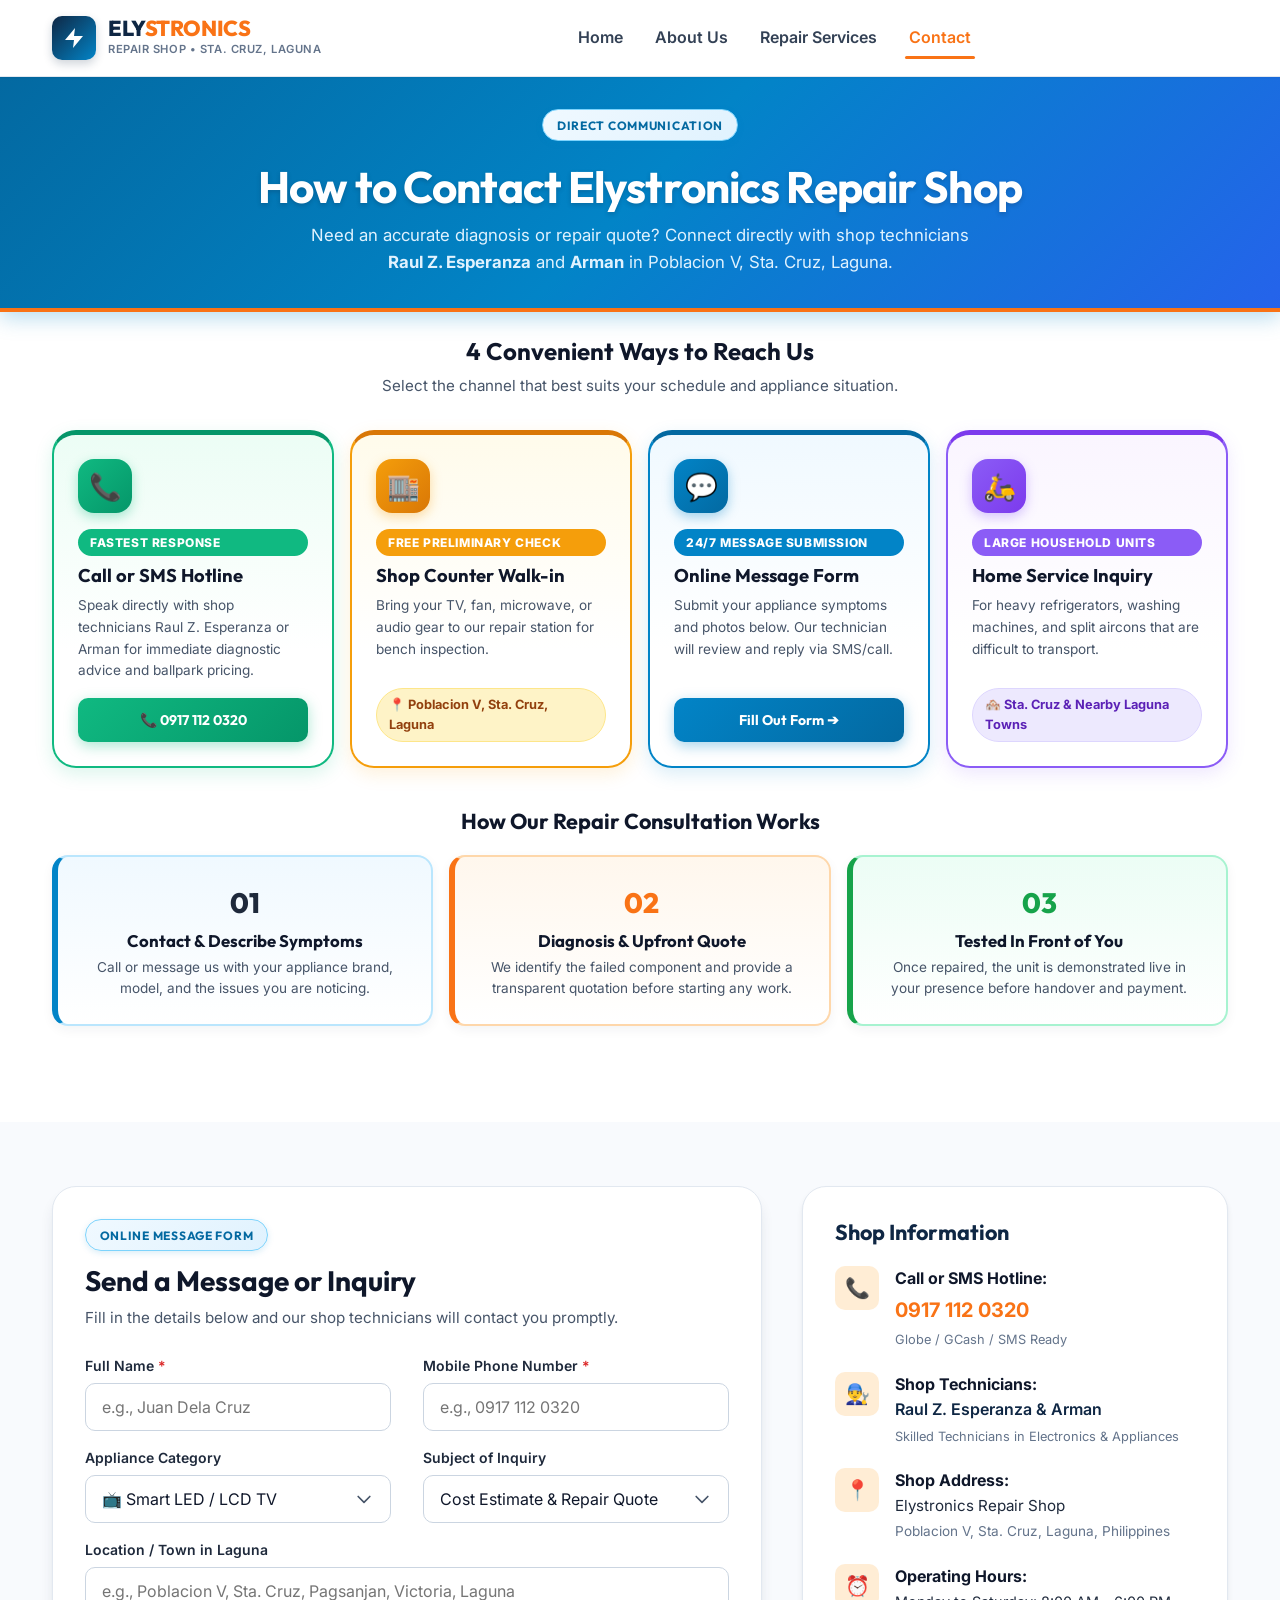
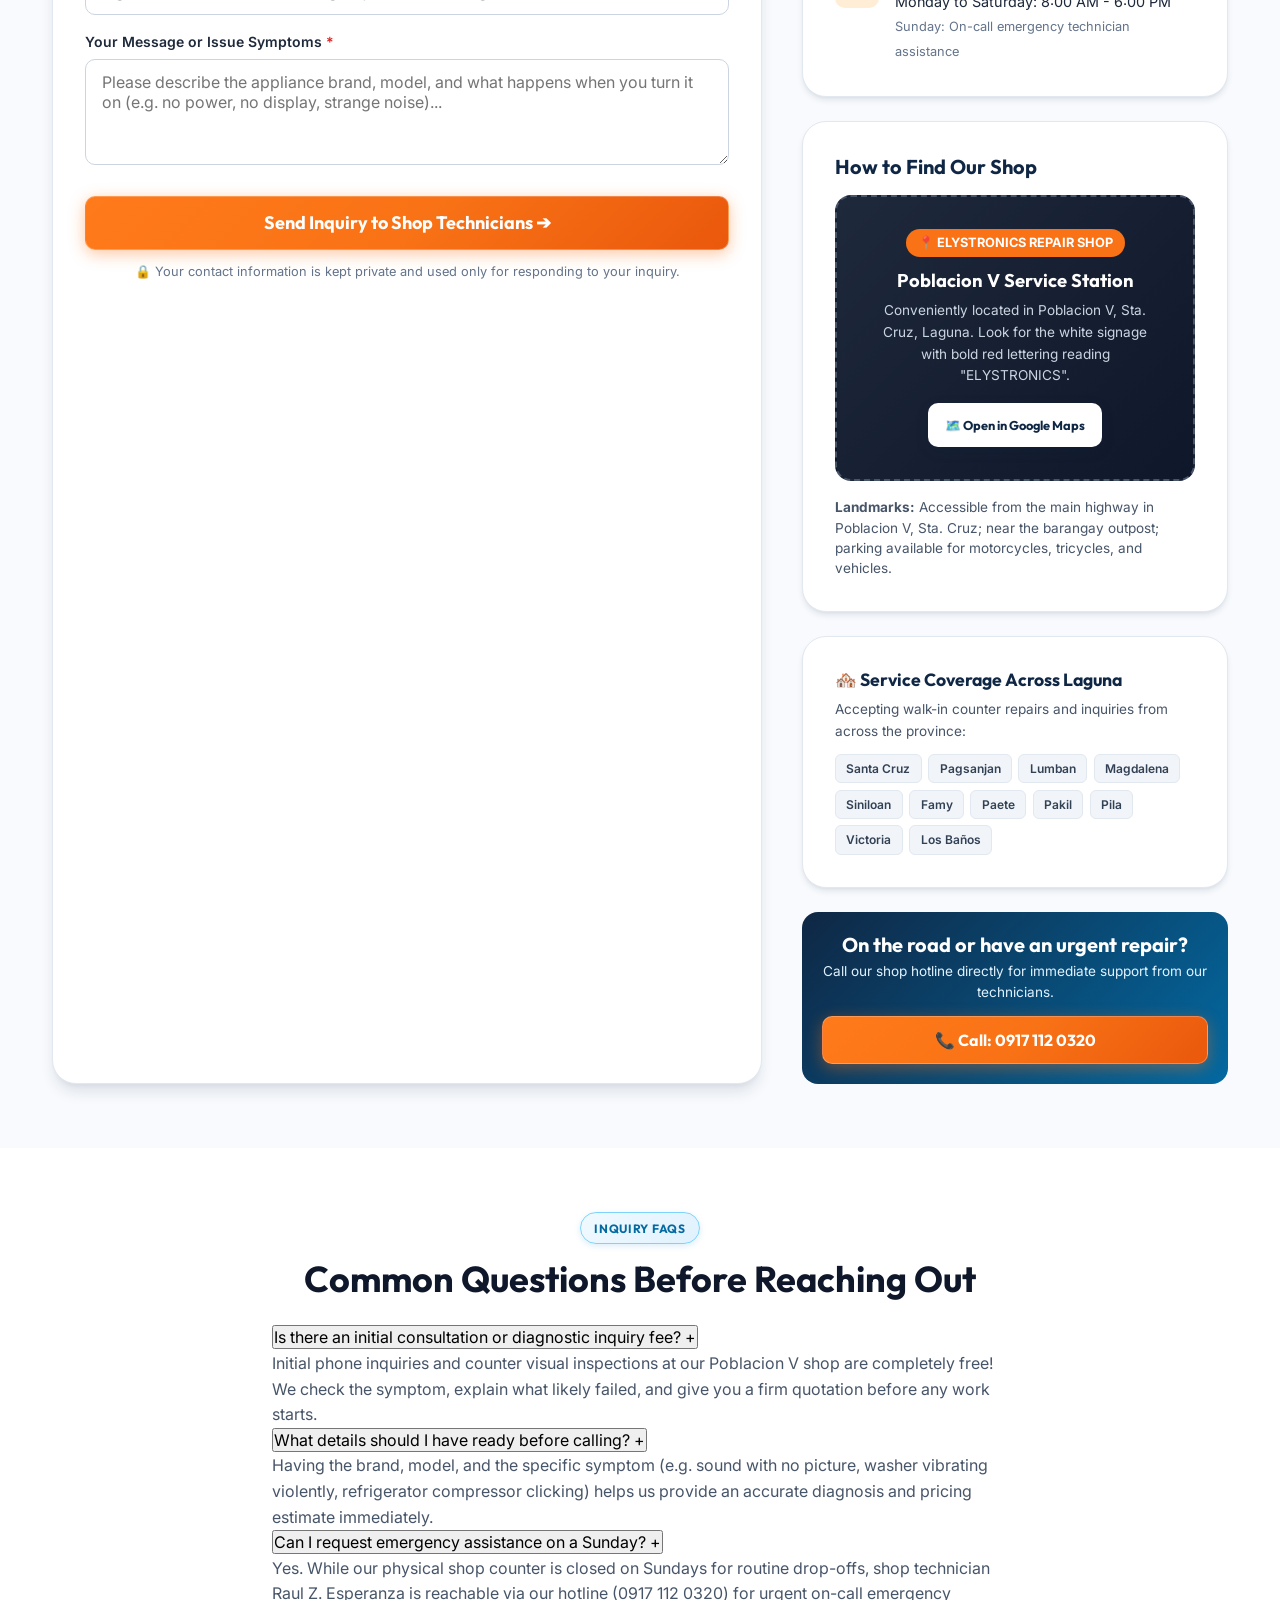
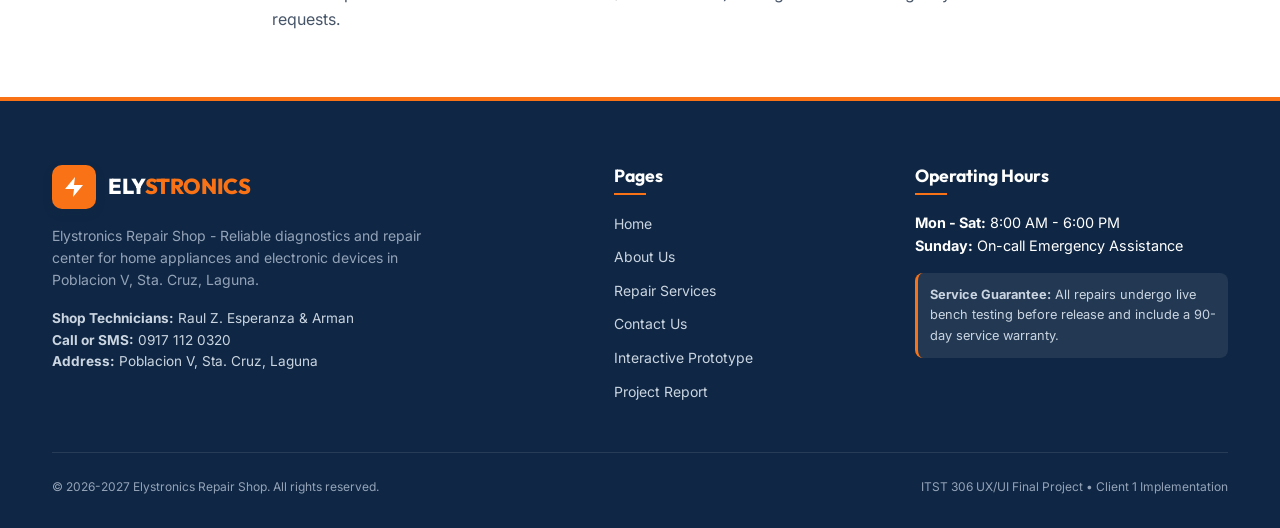
<file: contact.html>
<!DOCTYPE html>
<html lang="en">

<head>
  <meta charset="UTF-8">
  <meta name="viewport" content="width=device-width, initial-scale=1.0">
  <title>Contact Us | Elystronics Repair Shop • Sta. Cruz, Laguna</title>
  <meta name="description"
    content="Contact Elystronics Repair Shop in Poblacion V, Sta. Cruz, Laguna. Shop technicians Raul Z. Esperanza and Arman provide fast appliance repairs. Call or text 0917 112 0320.">
  <link rel="stylesheet" href="assets/css/styles.css">
  <link rel="icon"
    href="data:image/svg+xml,<svg xmlns=%22http://www.w3.org/2000/svg%22 viewBox=%220 0 100 100%22><text y=%22.9em%22 font-size=%2290%22>⚡</text></svg>">
</head>

<body>

  <!-- Site Header -->
  <header class="site-header" role="banner">
    <div class="container header-inner">
      <a href="index.html" class="brand-logo" aria-label="Elystronics Repair Shop Home">
        <div class="brand-icon-box" aria-hidden="true">
          <svg fill="currentColor" viewBox="0 0 24 24">
            <path d="M13 2L3 14h9l-1 8 10-12h-9l1-8z" />
          </svg>
        </div>
        <div class="brand-text-wrap">
          <span class="brand-name">ELY<span>STRONICS</span></span>
          <span class="brand-tagline">Repair Shop • Sta. Cruz, Laguna</span>
        </div>
      </a>

      <!-- Desktop Nav -->
      <nav class="desktop-nav" role="navigation" aria-label="Main Navigation">
        <a href="index.html" class="nav-link">Home</a>
        <a href="about.html" class="nav-link">About Us</a>
        <a href="services.html" class="nav-link">Repair Services</a>
        <a href="contact.html" class="nav-link active" aria-current="page">Contact</a>
      </nav>

      <div class="header-actions">
        <button id="mobileMenuToggle" class="mobile-menu-toggle" aria-label="Open mobile navigation menu">
          <svg width="24" height="24" fill="none" stroke="currentColor" stroke-width="2" viewBox="0 0 24 24">
            <path stroke-linecap="round" stroke-linejoin="round" d="M4 6h16M4 12h16M4 18h16" />
          </svg>
        </button>
      </div>
    </div>
  </header>

  <!-- Mobile Drawer Menu -->
  <div id="mobileNavDrawer" class="mobile-nav-drawer" aria-hidden="true" role="dialog" aria-modal="true">
    <div class="mobile-drawer-content">
      <div class="mobile-drawer-header">
        <div class="brand-logo">
          <div class="brand-icon-box" style="width: 36px; height: 36px;">
            <svg fill="currentColor" viewBox="0 0 24 24" width="20" height="20">
              <path d="M13 2L3 14h9l-1 8 10-12h-9l1-8z" />
            </svg>
          </div>
          <span class="brand-name" style="font-size: 1.15rem;">ELY<span>STRONICS</span></span>
        </div>
        <button id="mobileMenuClose" class="mobile-menu-toggle" aria-label="Close navigation menu">
          <svg width="22" height="22" fill="none" stroke="currentColor" stroke-width="2" viewBox="0 0 24 24">
            <path stroke-linecap="round" stroke-linejoin="round" d="M6 18L18 6M6 6l12 12" />
          </svg>
        </button>
      </div>

      <nav class="mobile-nav-links">
        <a href="index.html" class="mobile-nav-link">🏠 Home</a>
        <a href="about.html" class="mobile-nav-link">ℹ️ About Us</a>
        <a href="services.html" class="mobile-nav-link">🛠️ Main Offering</a>
        <a href="contact.html" class="mobile-nav-link active">📞 Contact</a>
      </nav>

      <div class="mobile-drawer-footer">
        <a href="tel:09171120320" class="btn btn-secondary btn-block" style="margin-bottom: 0.5rem;">
          📞 0917 112 0320
        </a>
        <a href="contact.html" class="btn btn-primary btn-block">
          💬 Send an Inquiry
        </a>
      </div>
    </div>
  </div>

  <main id="main-content">
    <section class="page-single-section contact-single-section" aria-label="Screen 4: Contact Page">
      <!-- Clean Page Intro Header -->
      <div class="page-intro-header">
        <div class="container">
          <span class="section-badge blue">Direct Communication</span>
          <h1>How to Contact Elystronics Repair Shop</h1>
          <p>
            Need an accurate diagnosis or repair quote? Connect directly with shop technicians <strong>Raul Z.
              Esperanza</strong> and <strong>Arman</strong> in Poblacion V, Sta. Cruz, Laguna.
          </p>
        </div>
      </div>

      <!-- Quick Contact Channels Block -->
      <div class="section-block block-alt" style="padding-top: var(--space-6);">
        <div class="container">
          <div style="text-align: center; margin-bottom: 2rem;">
            <h2 style="font-size: 1.5rem; margin-bottom: 0.5rem;">4 Convenient Ways to Reach Us</h2>
            <p style="color: var(--neutral-600); max-width: 600px; margin: 0 auto; font-size: 0.95rem;">Select the
              channel that best suits your schedule and appliance situation.</p>
          </div>

          <div class="contact-methods-grid">
            <!-- Channel 1: Hotline -->
            <div class="method-card method-phone">
              <div class="method-icon">📞</div>
              <span class="method-badge">Fastest Response</span>
              <h3 style="font-size: 1.15rem; margin-bottom: 0.5rem;">Call or SMS Hotline</h3>
              <p style="font-size: 0.85rem; color: var(--neutral-600); flex-grow: 1; margin-bottom: 1rem;">
                Speak directly with shop technicians Raul Z. Esperanza or Arman for immediate diagnostic advice and ballpark pricing.
              </p>
              <a href="tel:09171120320" class="btn btn-secondary btn-sm" style="width: 100%; text-align: center;">
                📞 0917 112 0320
              </a>
            </div>

            <!-- Channel 2: Shop Walk-in -->
            <div class="method-card method-walkin">
              <div class="method-icon">🏬</div>
              <span class="method-badge">Free Preliminary Check</span>
              <h3 style="font-size: 1.15rem; margin-bottom: 0.5rem;">Shop Counter Walk-in</h3>
              <p style="font-size: 0.85rem; color: var(--neutral-600); flex-grow: 1; margin-bottom: 1rem;">
                Bring your TV, fan, microwave, or audio gear to our repair station for bench inspection.
              </p>
              <span class="walkin-highlight" style="font-size: 0.8rem;">
                📍 Poblacion V, Sta. Cruz, Laguna
              </span>
            </div>

            <!-- Channel 3: Online Form -->
            <div class="method-card method-form">
              <div class="method-icon">💬</div>
              <span class="method-badge">24/7 Message Submission</span>
              <h3 style="font-size: 1.15rem; margin-bottom: 0.5rem;">Online Message Form</h3>
              <p style="font-size: 0.85rem; color: var(--neutral-600); flex-grow: 1; margin-bottom: 1rem;">
                Submit your appliance symptoms and photos below. Our technician will review and reply via SMS/call.
              </p>
              <a href="#contactForm" class="btn btn-outline btn-sm" style="width: 100%; text-align: center;">
                Fill Out Form ➔
              </a>
            </div>

            <!-- Channel 4: Home Service Inquiries -->
            <div class="method-card method-home">
              <div class="method-icon">🛵</div>
              <span class="method-badge">Large Household Units</span>
              <h3 style="font-size: 1.15rem; margin-bottom: 0.5rem;">Home Service Inquiry</h3>
              <p style="font-size: 0.85rem; color: var(--neutral-600); flex-grow: 1; margin-bottom: 1rem;">
                For heavy refrigerators, washing machines, and split aircons that are difficult to transport.
              </p>
              <span class="home-highlight" style="font-size: 0.8rem;">
                🏘️ Sta. Cruz & Nearby Laguna Towns
              </span>
            </div>
          </div>

          <!-- 3 Steps Consultation Strip -->
          <div style="margin-top: 2.5rem; text-align: center;">
            <h3 style="font-size: 1.35rem; margin-bottom: 1.25rem;">How Our Repair Consultation Works</h3>
            <div class="consultation-steps-row">
              <div class="step-box">
                <div class="step-num">01</div>
                <h4 style="font-size: 1.05rem; margin-bottom: 0.35rem;">Contact & Describe Symptoms</h4>
                <p style="font-size: 0.85rem; color: var(--neutral-600);">
                  Call or message us with your appliance brand, model, and the issues you are noticing.
                </p>
              </div>

              <div class="step-box" style="border-left-color: var(--accent);">
                <div class="step-num" style="color: var(--accent);">02</div>
                <h4 style="font-size: 1.05rem; margin-bottom: 0.35rem;">Diagnosis & Upfront Quote</h4>
                <p style="font-size: 0.85rem; color: var(--neutral-600);">
                  We identify the failed component and provide a transparent quotation before starting any work.
                </p>
              </div>

              <div class="step-box" style="border-left-color: #16A34A;">
                <div class="step-num" style="color: #16A34A;">03</div>
                <h4 style="font-size: 1.05rem; margin-bottom: 0.35rem;">Tested In Front of You</h4>
                <p style="font-size: 0.85rem; color: var(--neutral-600);">
                  Once repaired, the unit is demonstrated live in your presence before handover and payment.
                </p>
              </div>
            </div>
          </div>
        </div>
      </div>

      <!-- Main Contact Grid Block -->
      <div class="section-block">
        <div class="container">
          <div class="contact-grid">

            <!-- Column 1: Direct Message & Inquiry Form -->
            <div class="contact-card">
              <span class="section-badge blue">Online Message Form</span>
              <h2 style="font-size: 1.75rem; margin-bottom: 0.5rem;">Send a Message or Inquiry</h2>
              <p style="margin-bottom: 1.5rem; font-size: 0.95rem; color: var(--neutral-600);">
                Fill in the details below and our shop technicians will contact you promptly.
              </p>

              <form id="contactForm">
                <div class="grid-2">
                  <div class="form-group">
                    <label for="contactName" class="form-label">Full Name <span class="required">*</span></label>
                    <input type="text" id="contactName" name="customerName" class="form-control"
                      placeholder="e.g., Juan Dela Cruz" required>
                  </div>

                  <div class="form-group">
                    <label for="contactPhone" class="form-label">Mobile Phone Number <span
                        class="required">*</span></label>
                    <input type="tel" id="contactPhone" name="customerPhone" class="form-control"
                      placeholder="e.g., 0917 112 0320" required>
                  </div>
                </div>

                <div class="grid-2">
                  <div class="form-group">
                    <label for="contactAppliance" class="form-label">Appliance Category</label>
                    <select id="contactAppliance" name="applianceType" class="form-control form-select">
                      <option value="Smart LED TV">📺 Smart LED / LCD TV</option>
                      <option value="Inverter Refrigerator">❄️ Refrigerator / Freezer</option>
                      <option value="Washing Machine">🧺 Washing Machine</option>
                      <option value="Air Conditioner">💨 Air Conditioner</option>
                      <option value="Microwave Oven">🍲 Microwave / Induction Cooker</option>
                      <option value="Small Appliance">🔊 Electric Fan / Audio / Other</option>
                      <option value="General Inquiry">❓ General Inquiry</option>
                    </select>
                  </div>

                  <div class="form-group">
                    <label for="contactSubject" class="form-label">Subject of Inquiry</label>
                    <select id="contactSubject" name="subject" class="form-control form-select">
                      <option value="repair_quote">Cost Estimate & Repair Quote</option>
                      <option value="shop_visit">Shop Counter Drop-Off Inquiry</option>
                      <option value="parts_inquiry">Parts Availability & Sourcing</option>
                      <option value="home_service_inquiry">Home Service Inquiry (Laguna)</option>
                      <option value="warranty_inquiry">Warranty Question</option>
                      <option value="general_question">General Technical Question</option>
                    </select>
                  </div>
                </div>

                <div class="form-group">
                  <label for="contactAddress" class="form-label">Location / Town in Laguna</label>
                  <input type="text" id="contactAddress" name="customerAddress" class="form-control"
                    placeholder="e.g., Poblacion V, Sta. Cruz, Pagsanjan, Victoria, Laguna">
                </div>

                <div class="form-group">
                  <label for="contactMessage" class="form-label">Your Message or Issue Symptoms <span
                      class="required">*</span></label>
                  <textarea id="contactMessage" name="message" rows="4" class="form-control"
                    style="height: auto; min-height: 100px; resize: vertical;"
                    placeholder="Please describe the appliance brand, model, and what happens when you turn it on (e.g. no power, no display, strange noise)..."
                    required></textarea>
                </div>

                <div style="margin-top: 1.5rem;">
                  <button type="submit" class="btn btn-primary btn-block btn-lg">
                    Send Inquiry to Shop Technicians ➔
                  </button>
                </div>

                <p style="font-size: 0.8rem; color: var(--neutral-500); margin-top: 0.75rem; text-align: center;">
                  🔒 Your contact information is kept private and used only for responding to your inquiry.
                </p>
              </form>
            </div>

            <!-- Column 2: Direct Contact Details & Shop Information -->
            <div>
              <!-- Contact Details Card -->
              <div class="info-card">
                <h3 style="font-size: 1.35rem; margin-bottom: 1.25rem; color: var(--primary);">Shop Information</h3>

                <div class="contact-item">
                  <div class="contact-icon">📞</div>
                  <div>
                    <strong style="color: var(--neutral-900);">Call or SMS Hotline:</strong>
                    <div style="font-size: 1.25rem; font-weight: 700; color: var(--accent); margin-top: 0.15rem;">
                      <a href="tel:09171120320" style="color: var(--accent); text-decoration: none;">0917 112 0320</a>
                    </div>
                    <span style="font-size: 0.8rem; color: var(--neutral-500);">Globe / GCash / SMS Ready</span>
                  </div>
                </div>

                <div class="contact-item">
                  <div class="contact-icon">👨‍🔧</div>
                  <div>
                    <strong style="color: var(--neutral-900);">Shop Technicians:</strong>
                    <div style="font-size: 1rem; font-weight: 600; color: var(--primary);">Raul Z. Esperanza & Arman</div>
                    <span style="font-size: 0.8rem; color: var(--neutral-500);">Skilled Technicians in Electronics &
                      Appliances</span>
                  </div>
                </div>

                <div class="contact-item">
                  <div class="contact-icon">📍</div>
                  <div>
                    <strong style="color: var(--neutral-900);">Shop Address:</strong>
                    <div style="font-size: 0.95rem; color: var(--neutral-800);">Elystronics Repair Shop</div>
                    <span style="font-size: 0.85rem; color: var(--neutral-500);">Poblacion V, Sta. Cruz, Laguna,
                      Philippines</span>
                  </div>
                </div>

                <div class="contact-item" style="margin-bottom: 0;">
                  <div class="contact-icon">⏰</div>
                  <div>
                    <strong style="color: var(--neutral-900);">Operating Hours:</strong>
                    <div style="font-size: 0.9rem; color: var(--neutral-800);">Monday to Saturday: 8:00 AM - 6:00 PM
                    </div>
                    <span style="font-size: 0.8rem; color: var(--neutral-500);">Sunday: On-call emergency technician
                      assistance</span>
                  </div>
                </div>
              </div>

              <!-- Direction & Map Guide Card -->
              <div class="info-card">
                <h3 style="font-size: 1.25rem; margin-bottom: 1rem; color: var(--primary);">How to Find Our Shop</h3>

                <div class="map-placeholder">
                  <div class="map-badge">📍 ELYSTRONICS REPAIR SHOP</div>
                  <h4 style="color: #fff; margin-bottom: 0.5rem; font-size: 1.15rem;">Poblacion V Service Station</h4>
                  <p style="font-size: 0.85rem; color: #CBD5E1; margin-bottom: 1rem;">
                    Conveniently located in Poblacion V, Sta. Cruz, Laguna. Look for the white signage with bold red
                    lettering reading "ELYSTRONICS".
                  </p>
                  <a href="https://maps.google.com" target="_blank" rel="noopener" class="btn btn-white btn-sm"
                    style="font-size: 0.8rem;">
                    🗺️ Open in Google Maps
                  </a>
                </div>

                <div style="margin-top: 1rem; font-size: 0.85rem; color: var(--neutral-600); line-height: 1.5;">
                  <strong>Landmarks:</strong> Accessible from the main highway in Poblacion V, Sta. Cruz; near the
                  barangay outpost; parking available for motorcycles, tricycles, and vehicles.
                </div>
              </div>

              <!-- Laguna Coverage Area Box -->
              <div class="info-card">
                <h4 style="font-size: 1.1rem; margin-bottom: 0.5rem; color: var(--primary);">🏘️ Service Coverage Across
                  Laguna</h4>
                <p style="font-size: 0.85rem; color: var(--neutral-600); margin-bottom: 0.75rem;">
                  Accepting walk-in counter repairs and inquiries from across the province:
                </p>
                <div style="display: flex; flex-wrap: wrap; gap: 0.4rem;">
                  <span class="tag">Santa Cruz</span>
                  <span class="tag">Pagsanjan</span>
                  <span class="tag">Lumban</span>
                  <span class="tag">Magdalena</span>
                  <span class="tag">Siniloan</span>
                  <span class="tag">Famy</span>
                  <span class="tag">Paete</span>
                  <span class="tag">Pakil</span>
                  <span class="tag">Pila</span>
                  <span class="tag">Victoria</span>
                  <span class="tag">Los Baños</span>
                </div>
              </div>

              <!-- Fast Call Banner -->
              <div
                style="background: linear-gradient(135deg, var(--primary) 0%, #0369A1 100%); border-radius: var(--radius-lg); padding: 1.25rem; color: #fff; text-align: center;">
                <h4 style="color: #fff; margin-bottom: 0.25rem;">On the road or have an urgent repair?</h4>
                <p style="font-size: 0.85rem; color: #E0F2FE; margin-bottom: 0.75rem;">Call our shop hotline directly
                  for immediate support from our technicians.</p>
                <a href="tel:09171120320" class="btn btn-primary btn-block">
                  📞 Call: 0917 112 0320
                </a>
              </div>
            </div>

          </div>
        </div>
      </div>

      <!-- FAQ on Contacting Block -->
      <div class="section-block block-alt">
        <div class="container" style="max-width: 800px;">
          <div style="text-align: center; margin-bottom: 1.5rem;">
            <span class="section-badge blue">Inquiry FAQs</span>
            <h2>Common Questions Before Reaching Out</h2>
          </div>

          <div class="faq-list">
            <div class="faq-item">
              <button class="faq-question">
                <span>Is there an initial consultation or diagnostic inquiry fee?</span>
                <span class="faq-toggle">+</span>
              </button>
              <div class="faq-answer">
                <p>Initial phone inquiries and counter visual inspections at our Poblacion V shop are completely free!
                  We check the symptom, explain what likely failed, and give you a firm quotation before any work
                  starts.</p>
              </div>
            </div>

            <div class="faq-item">
              <button class="faq-question">
                <span>What details should I have ready before calling?</span>
                <span class="faq-toggle">+</span>
              </button>
              <div class="faq-answer">
                <p>Having the brand, model, and the specific symptom (e.g. sound with no picture, washer vibrating
                  violently, refrigerator compressor clicking) helps us provide an accurate diagnosis and pricing
                  estimate immediately.</p>
              </div>
            </div>

            <div class="faq-item">
              <button class="faq-question">
                <span>Can I request emergency assistance on a Sunday?</span>
                <span class="faq-toggle">+</span>
              </button>
              <div class="faq-answer">
                <p>Yes. While our physical shop counter is closed on Sundays for routine drop-offs, shop technician
                  Raul Z. Esperanza is reachable via our hotline (0917 112 0320) for urgent on-call emergency requests.
                </p>
              </div>
            </div>
          </div>
        </div>
      </div>
    </section>
  </main>

  <!-- Site Footer -->
  <footer class="site-footer" role="contentinfo">
    <div class="container">
      <div class="footer-grid">
        <div class="footer-brand">
          <div class="brand-logo" style="margin-bottom: 1rem;">
            <div class="brand-icon-box" style="background: var(--accent);">
              <svg fill="currentColor" viewBox="0 0 24 24" width="22" height="22">
                <path d="M13 2L3 14h9l-1 8 10-12h-9l1-8z" />
              </svg>
            </div>
            <span class="brand-name" style="color: #fff;">ELY<span style="color: var(--accent);">STRONICS</span></span>
          </div>
          <p>
            Elystronics Repair Shop - Reliable diagnostics and repair center for home appliances and electronic devices
            in Poblacion V, Sta. Cruz, Laguna.
          </p>
          <div style="font-size: 0.85rem; color: var(--neutral-300); margin-top: 0.5rem;">
            <strong>Shop Technicians:</strong> Raul Z. Esperanza & Arman<br>
            <strong>Call or SMS:</strong> 0917 112 0320<br>
            <strong>Address:</strong> Poblacion V, Sta. Cruz, Laguna
          </div>
        </div>

        <div class="footer-col">
          <h4>Pages</h4>
          <ul class="footer-links">
            <li><a href="index.html">Home</a></li>
            <li><a href="about.html">About Us</a></li>
            <li><a href="services.html">Repair Services</a></li>
            <li><a href="contact.html">Contact Us</a></li>
            <li><a href="prototype.html">Interactive Prototype</a></li>
            <li><a href="project-template.html">Project Report</a></li>
          </ul>
        </div>

        <div class="footer-col">
          <h4>Operating Hours</h4>
          <p style="font-size: 0.9rem; margin-bottom: 0.5rem; color: #fff;">
            <strong>Mon - Sat:</strong> 8:00 AM - 6:00 PM<br>
            <strong>Sunday:</strong> On-call Emergency Assistance
          </p>
          <div
            style="background: rgba(255, 255, 255, 0.08); border-radius: 8px; padding: 0.75rem; margin-top: 1rem; font-size: 0.8rem; border-left: 3px solid var(--accent);">
            <strong>Service Guarantee:</strong> All repairs undergo live bench testing before release and include a
            90-day service warranty.
          </div>
        </div>
      </div>

      <div class="footer-bottom">
        <div>
          © 2026-2027 Elystronics Repair Shop. All rights reserved.
        </div>
        <div>
          ITST 306 UX/UI Final Project • Client 1 Implementation
        </div>
      </div>
    </div>
  </footer>

  <!-- Mobile Sticky Bar -->
  <aside class="mobile-sticky-bar" aria-label="Quick Mobile Actions">
    <a href="tel:09171120320" class="btn btn-secondary btn-sm" style="flex: 1;">
      📞 Call Shop
    </a>
    <a href="contact.html" class="btn btn-primary btn-sm" style="flex: 1.2;">
      💬 Contact Us
    </a>
  </aside>

  <script src="assets/js/main.js"></script>
</body>

</html>
</file>
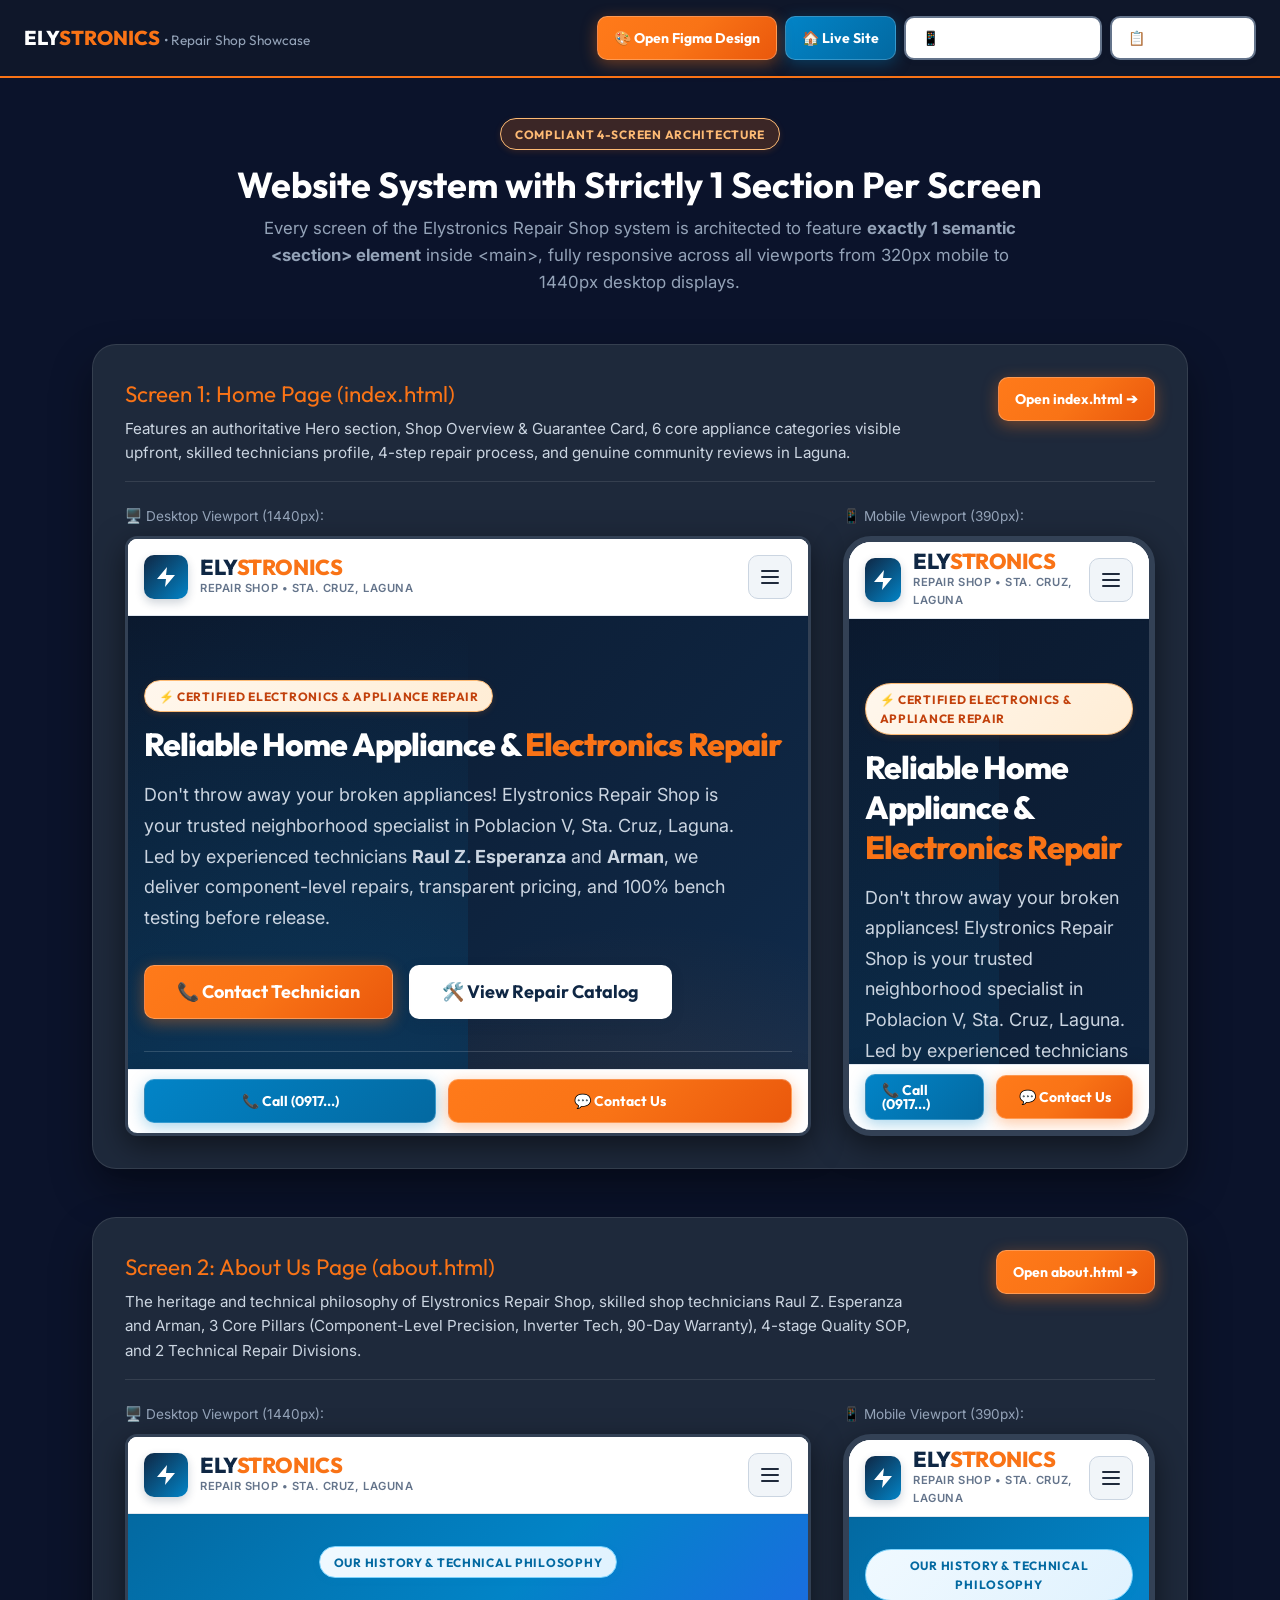
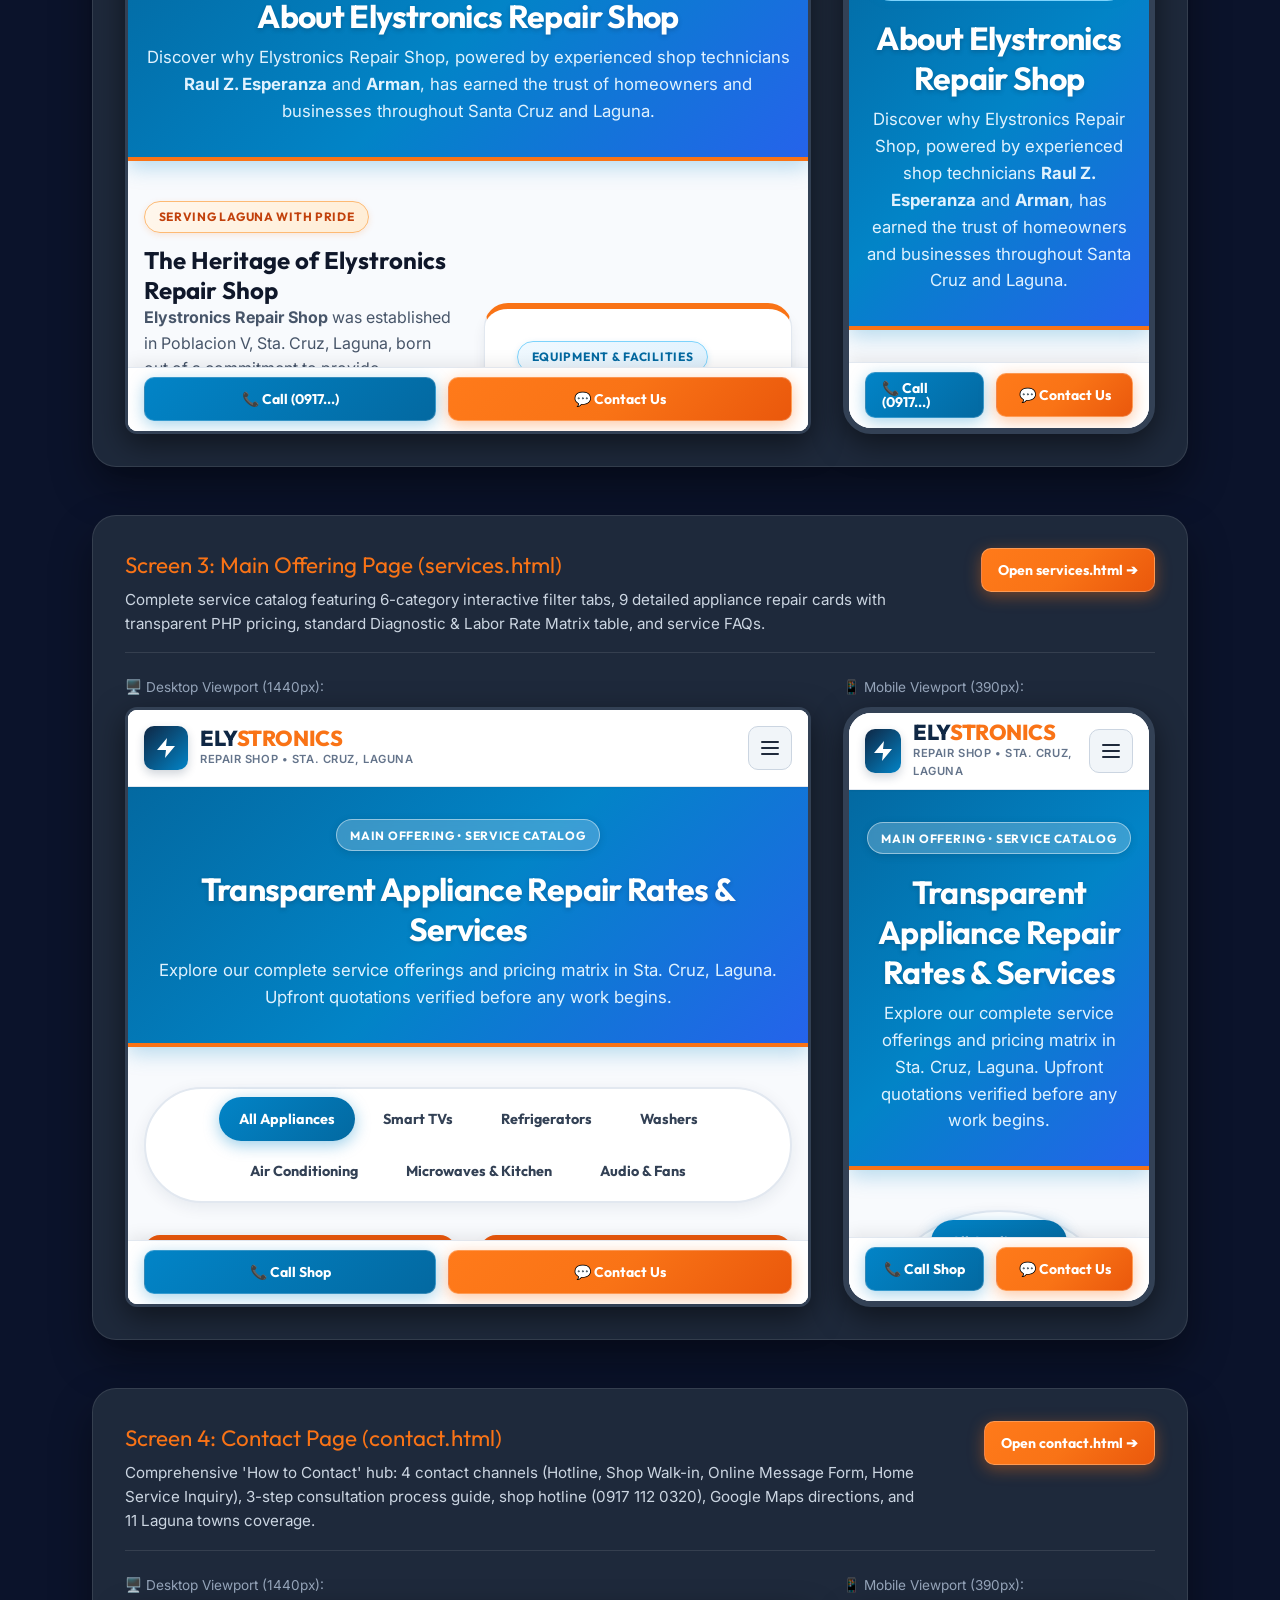
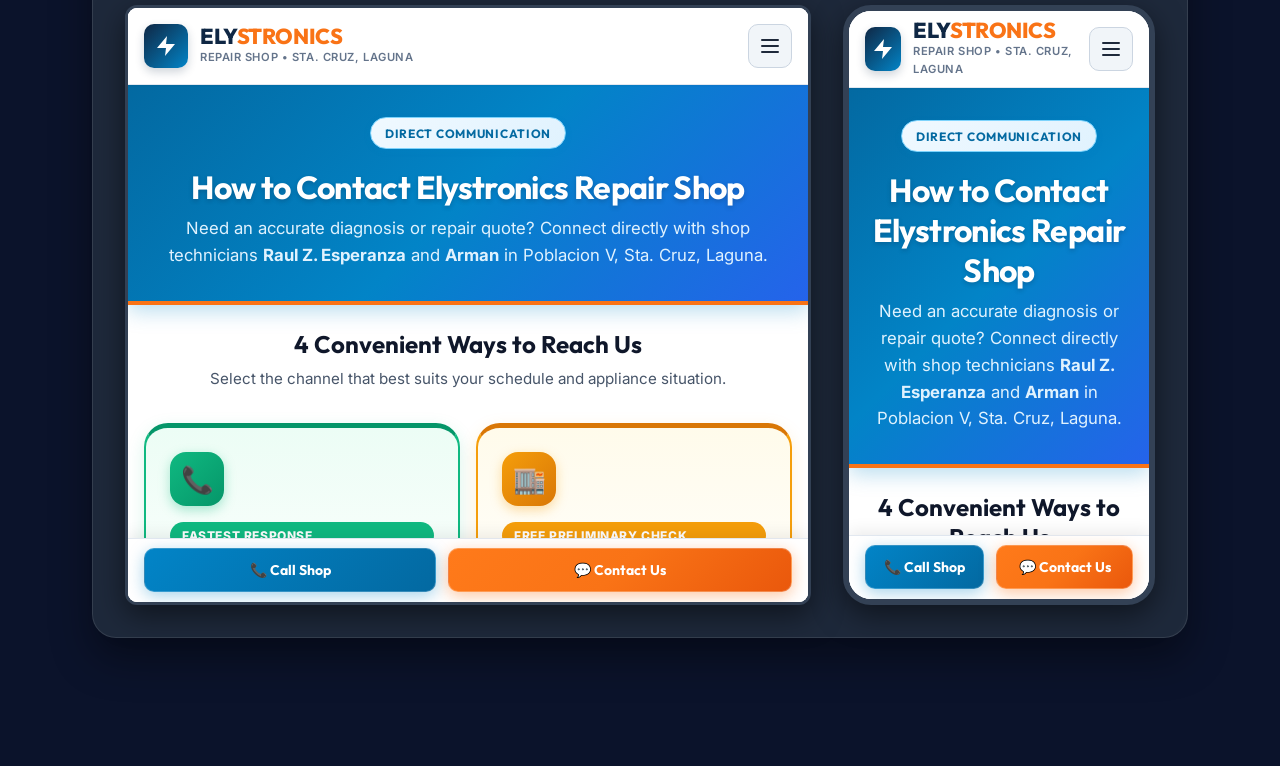
<file: screens.html>
<!DOCTYPE html>
<html lang="en">

<head>
  <meta charset="UTF-8">
  <meta name="viewport" content="width=device-width, initial-scale=1.0">
  <title>Elystronics Repair Shop - 4 Screens Design Showcase | LSPU ITST 306</title>
  <meta name="description"
    content="Official 4-Screen UX/UI Deliverable for Elystronics Repair Shop - Desktop (1440x1024) and Mobile Responsive (390x844). Shop Technicians Raul Z. Esperanza and Arman, Poblacion V, Sta. Cruz, Laguna.">
  <link rel="stylesheet" href="assets/css/styles.css">
  <style>
    body {
      background-color: #0B132B;
      color: #E2E8F0;
      font-family: 'Inter', sans-serif;
      padding: 0;
      margin: 0;
    }

    .screens-topbar {
      background: #0F172A;
      border-bottom: 2px solid var(--accent);
      padding: 1rem 1.5rem;
      display: flex;
      justify-content: space-between;
      align-items: center;
      flex-wrap: wrap;
      gap: 1rem;
      position: sticky;
      top: 0;
      z-index: 1000;
    }

    .screens-nav-tabs {
      display: flex;
      background: #1E293B;
      border-radius: var(--radius-md);
      padding: 4px;
      gap: 4px;
    }

    .screens-tab-btn {
      background: transparent;
      border: none;
      color: #94A3B8;
      padding: 0.5rem 1rem;
      font-size: 0.85rem;
      font-weight: 600;
      border-radius: var(--radius-sm);
      cursor: pointer;
      transition: all var(--transition-fast);
    }

    .screens-tab-btn:hover {
      color: #fff;
    }

    .screens-tab-btn.active {
      background: var(--secondary);
      color: #fff;
    }

    .screens-container {
      max-width: 1440px;
      margin: 0 auto;
      padding: 2.5rem 1.5rem 5rem;
    }

    .screens-header {
      text-align: center;
      margin-bottom: 3rem;
    }

    .screens-header h1 {
      font-size: 2.25rem;
      color: #fff;
      margin-bottom: 0.5rem;
      font-family: 'Outfit', sans-serif;
    }

    .screens-header p {
      color: #94A3B8;
      max-width: 760px;
      margin: 0 auto;
      font-size: 1.05rem;
    }

    .screen-card-row {
      background: #1E293B;
      border-radius: var(--radius-xl);
      border: 1px solid rgba(255, 255, 255, 0.1);
      padding: 2rem;
      margin-bottom: 3rem;
      box-shadow: 0 20px 40px rgba(0, 0, 0, 0.4);
    }

    .screen-meta {
      display: flex;
      justify-content: space-between;
      align-items: flex-start;
      flex-wrap: wrap;
      gap: 1rem;
      margin-bottom: 1.5rem;
      border-bottom: 1px solid rgba(255, 255, 255, 0.1);
      padding-bottom: 1rem;
    }

    .screen-title {
      font-size: 1.4rem;
      color: #F97316;
      font-family: 'Outfit', sans-serif;
      margin-bottom: 0.25rem;
    }

    .screen-desc {
      color: #CBD5E1;
      font-size: 0.95rem;
      max-width: 800px;
      line-height: 1.6;
    }

    .screen-preview-grid {
      display: grid;
      grid-template-columns: 1fr;
      gap: 2rem;
    }

    @media (min-width: 1100px) {
      .screen-preview-grid {
        grid-template-columns: 2.2fr 1fr;
      }
    }

    .frame-desktop {
      width: 100%;
      height: 600px;
      background: #fff;
      border-radius: 12px;
      overflow: hidden;
      border: 3px solid #334155;
      box-shadow: 0 10px 30px rgba(0, 0, 0, 0.5);
    }

    .frame-desktop iframe {
      width: 100%;
      height: 100%;
      border: none;
    }

    .frame-mobile {
      width: 100%;
      max-width: 390px;
      height: 600px;
      margin: 0 auto;
      background: #fff;
      border-radius: 28px;
      overflow: hidden;
      border: 6px solid #334155;
      box-shadow: 0 10px 30px rgba(0, 0, 0, 0.5);
    }

    .frame-mobile iframe {
      width: 100%;
      height: 100%;
      border: none;
    }
  </style>
</head>

<body>

  <!-- Top Navigation Bar -->
  <header class="screens-topbar" role="banner">
    <div style="display: flex; align-items: center; gap: 1rem;">
      <div style="font-weight: 800; font-size: 1.25rem; color: #fff; font-family: 'Outfit', sans-serif;">
        ELY<span style="color: var(--accent);">STRONICS</span> <span
          style="font-size: 0.85rem; font-weight: 400; color: #94A3B8;">• Repair Shop Showcase</span>
      </div>
      <div style="display: none; @media(min-width: 768px){display: block;}">
        <span style="display: block; font-size: 0.75rem; color: #94A3B8;">ITST 306: UX/UI and Cross Platform • Final
          Project</span>
      </div>
    </div>

    <div style="display: flex; gap: 0.5rem; flex-wrap: wrap;">
      <a href="https://www.figma.com/design/fahoLpuuLl7OSEWnH1k7Hx" target="_blank" class="btn btn-primary btn-sm">🎨 Open Figma Design</a>
      <a href="index.html" class="btn btn-secondary btn-sm">🏠 Live Site</a>
      <a href="prototype.html" class="btn btn-outline btn-sm" style="color: #fff; border-color: #64748B;">📱 Interactive Prototype</a>
      <a href="project-template.html" class="btn btn-outline btn-sm" style="color: #fff; border-color: #64748B;">📋
        Project Paper</a>
    </div>
  </header>

  <main class="screens-container">
    <section class="page-single-section screens-single-section" aria-label="4-Screen Design System Showcase">
      <div class="screens-header">
        <span class="section-badge" style="background: rgba(249, 115, 22, 0.2); color: #FDBA74;">Compliant 4-Screen
          Architecture</span>
        <h1>Website System with Strictly 1 Section Per Screen</h1>
        <p>
          Every screen of the Elystronics Repair Shop system is architected to feature <strong>exactly 1 semantic
            &lt;section&gt; element</strong> inside &lt;main&gt;, fully responsive across all viewports from 320px
          mobile to 1440px desktop displays.
        </p>
      </div>

      <!-- Screen 1: Home page -->
      <div class="screen-card-row" id="screen1">
        <div class="screen-meta">
          <div>
            <div class="screen-title">Screen 1: Home Page (index.html)</div>
            <div class="screen-desc">
              Features an authoritative Hero section, Shop Overview & Guarantee Card, 6 core appliance categories
              visible upfront, skilled technicians profile, 4-step repair process, and genuine community reviews in
              Laguna.
            </div>
          </div>
          <a href="index.html" target="_blank" class="btn btn-primary btn-sm">Open index.html ➔</a>
        </div>

        <div class="screen-preview-grid">
          <div>
            <div style="font-size: 0.85rem; color: #94A3B8; margin-bottom: 0.5rem;">🖥️ Desktop Viewport (1440px):</div>
            <div class="frame-desktop">
              <iframe src="index.html" title="Screen 1: Home Page Desktop View"></iframe>
            </div>
          </div>
          <div>
            <div style="font-size: 0.85rem; color: #94A3B8; margin-bottom: 0.5rem;">📱 Mobile Viewport (390px):</div>
            <div class="frame-mobile">
              <iframe src="index.html" title="Screen 1: Home Page Mobile View"></iframe>
            </div>
          </div>
        </div>
      </div>

      <!-- Screen 2: About or Services page -->
      <div class="screen-card-row" id="screen2">
        <div class="screen-meta">
          <div>
            <div class="screen-title">Screen 2: About Us Page (about.html)</div>
            <div class="screen-desc">
              The heritage and technical philosophy of Elystronics Repair Shop, skilled shop technicians Raul Z.
              Esperanza and Arman, 3 Core Pillars (Component-Level Precision, Inverter Tech, 90-Day Warranty), 4-stage
              Quality SOP, and 2 Technical Repair Divisions.
            </div>
          </div>
          <a href="about.html" target="_blank" class="btn btn-primary btn-sm">Open about.html ➔</a>
        </div>

        <div class="screen-preview-grid">
          <div>
            <div style="font-size: 0.85rem; color: #94A3B8; margin-bottom: 0.5rem;">🖥️ Desktop Viewport (1440px):</div>
            <div class="frame-desktop">
              <iframe src="about.html" title="Screen 2: About Page Desktop View"></iframe>
            </div>
          </div>
          <div>
            <div style="font-size: 0.85rem; color: #94A3B8; margin-bottom: 0.5rem;">📱 Mobile Viewport (390px):</div>
            <div class="frame-mobile">
              <iframe src="about.html" title="Screen 2: About Page Mobile View"></iframe>
            </div>
          </div>
        </div>
      </div>

      <!-- Screen 3: Main offering page -->
      <div class="screen-card-row" id="screen3">
        <div class="screen-meta">
          <div>
            <div class="screen-title">Screen 3: Main Offering Page (services.html)</div>
            <div class="screen-desc">
              Complete service catalog featuring 6-category interactive filter tabs, 9 detailed appliance repair cards
              with transparent PHP pricing, standard Diagnostic & Labor Rate Matrix table, and service FAQs.
            </div>
          </div>
          <a href="services.html" target="_blank" class="btn btn-primary btn-sm">Open services.html ➔</a>
        </div>

        <div class="screen-preview-grid">
          <div>
            <div style="font-size: 0.85rem; color: #94A3B8; margin-bottom: 0.5rem;">🖥️ Desktop Viewport (1440px):</div>
            <div class="frame-desktop">
              <iframe src="services.html" title="Screen 3: Main Offering Page Desktop View"></iframe>
            </div>
          </div>
          <div>
            <div style="font-size: 0.85rem; color: #94A3B8; margin-bottom: 0.5rem;">📱 Mobile Viewport (390px):</div>
            <div class="frame-mobile">
              <iframe src="services.html" title="Screen 3: Main Offering Page Mobile View"></iframe>
            </div>
          </div>
        </div>
      </div>

      <!-- Screen 4: Contact page -->
      <div class="screen-card-row" id="screen4">
        <div class="screen-meta">
          <div>
            <div class="screen-title">Screen 4: Contact Page (contact.html)</div>
            <div class="screen-desc">
              Comprehensive 'How to Contact' hub: 4 contact channels (Hotline, Shop Walk-in, Online Message Form, Home
              Service Inquiry), 3-step consultation process guide, shop hotline (0917 112 0320), Google Maps directions,
              and 11 Laguna towns coverage.
            </div>
          </div>
          <a href="contact.html" target="_blank" class="btn btn-primary btn-sm">Open contact.html ➔</a>
        </div>

        <div class="screen-preview-grid">
          <div>
            <div style="font-size: 0.85rem; color: #94A3B8; margin-bottom: 0.5rem;">🖥️ Desktop Viewport (1440px):</div>
            <div class="frame-desktop">
              <iframe src="contact.html" title="Screen 4: Contact Page Desktop View"></iframe>
            </div>
          </div>
          <div>
            <div style="font-size: 0.85rem; color: #94A3B8; margin-bottom: 0.5rem;">📱 Mobile Viewport (390px):</div>
            <div class="frame-mobile">
              <iframe src="contact.html" title="Screen 4: Contact Page Mobile View"></iframe>
            </div>
          </div>
        </div>
      </div>
    </section>
  </main>

</body>

</html>
</file>
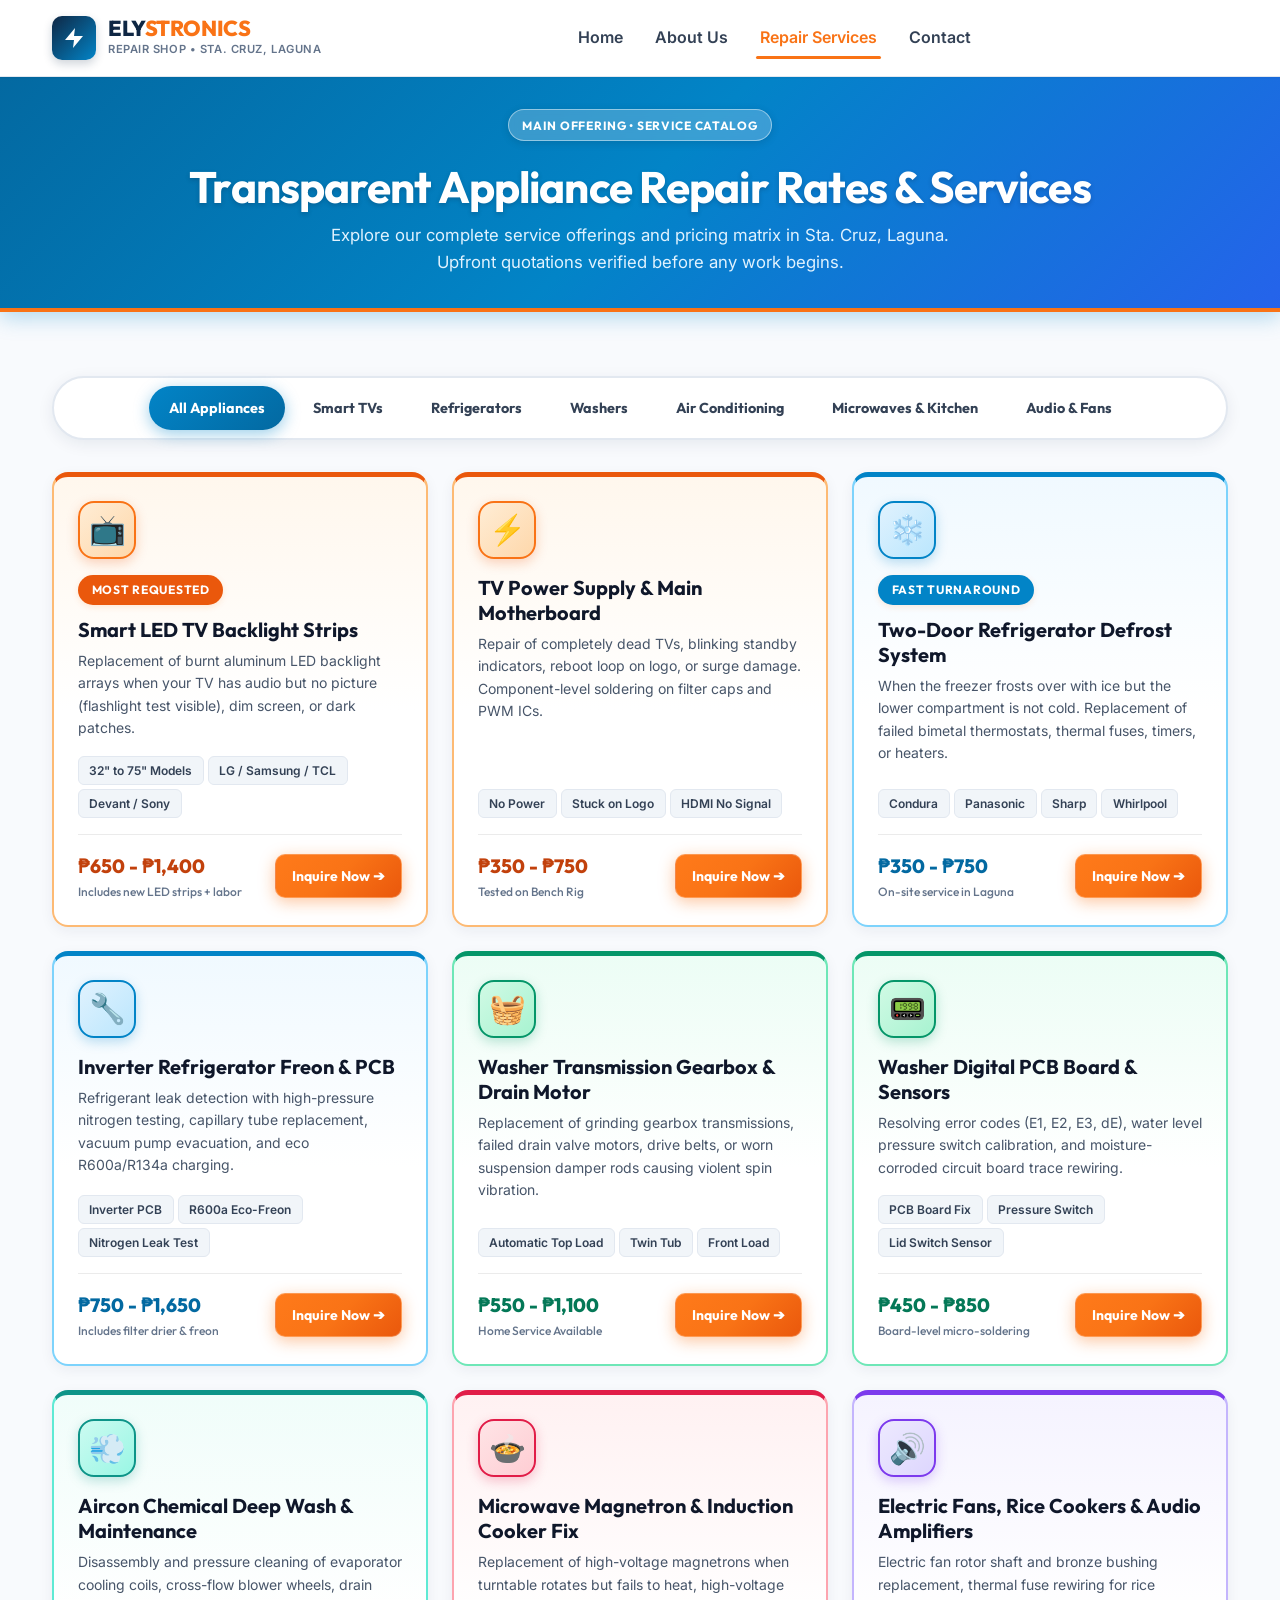
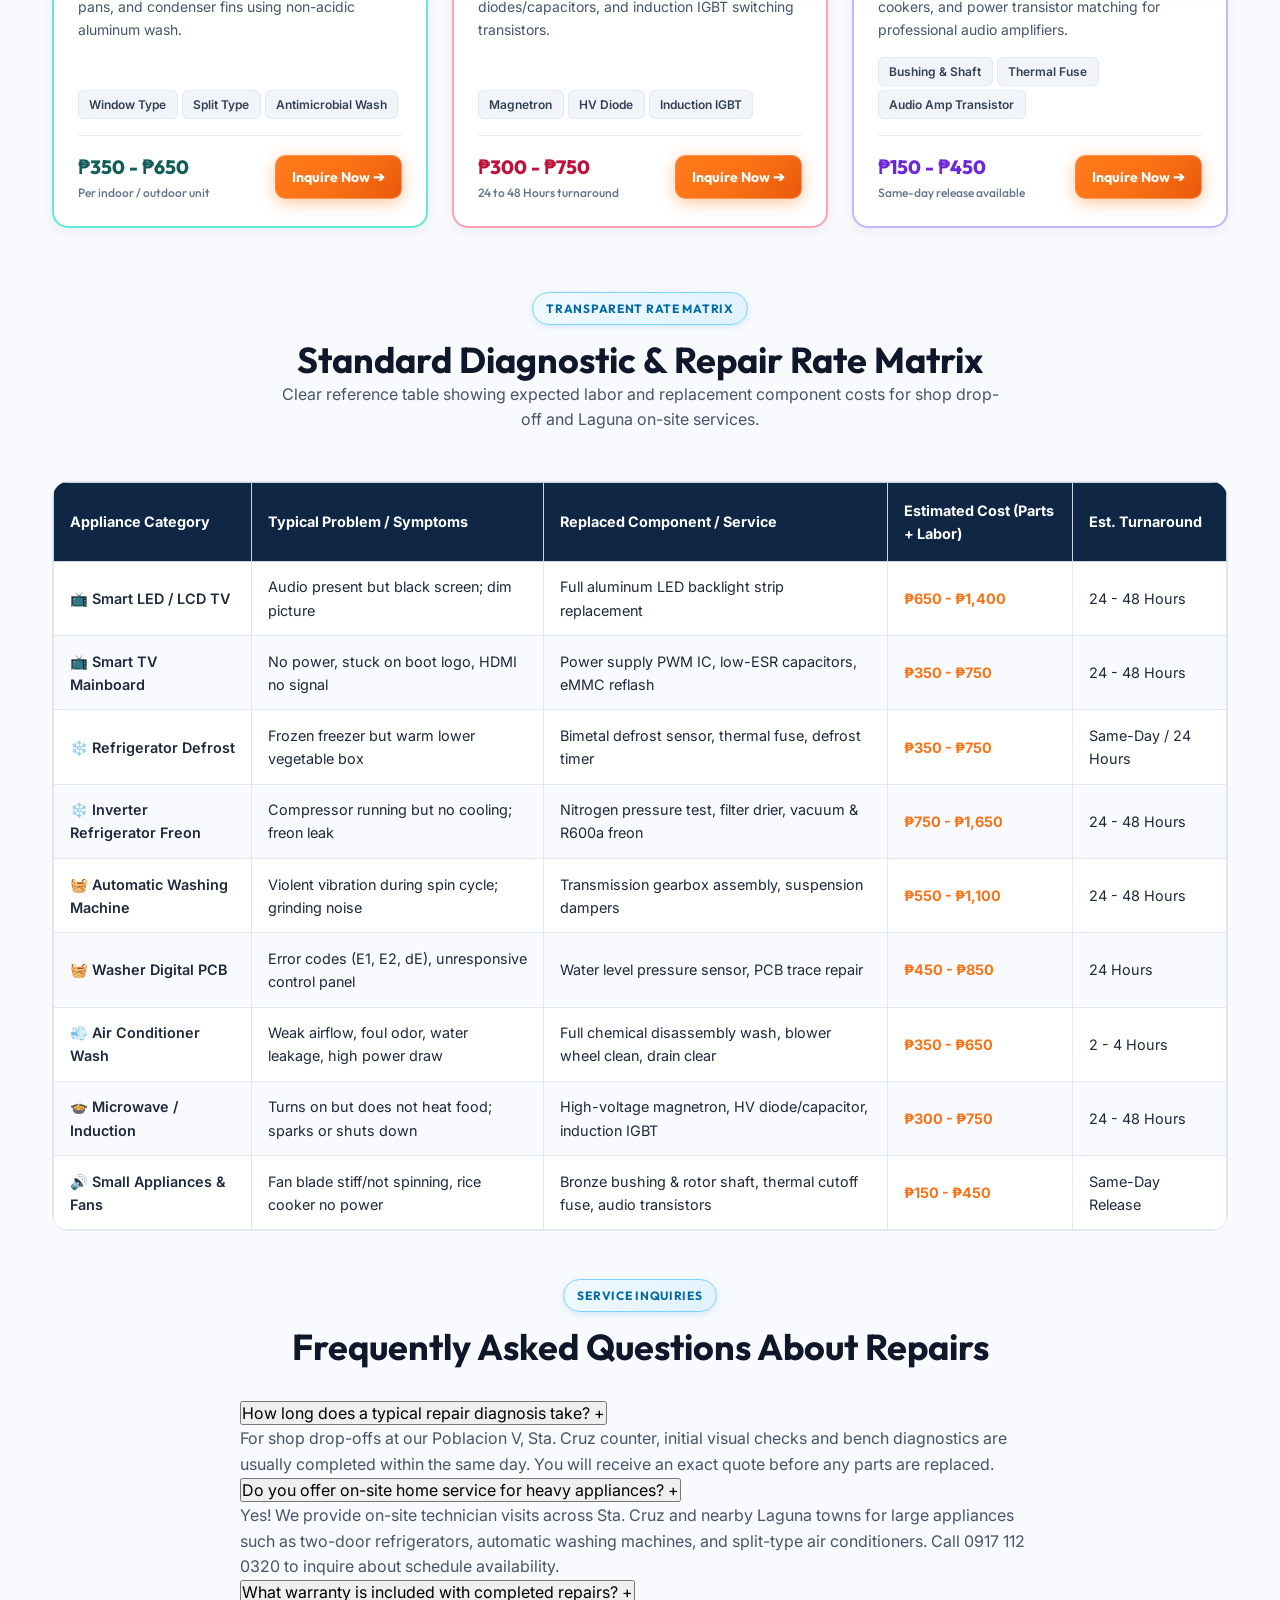
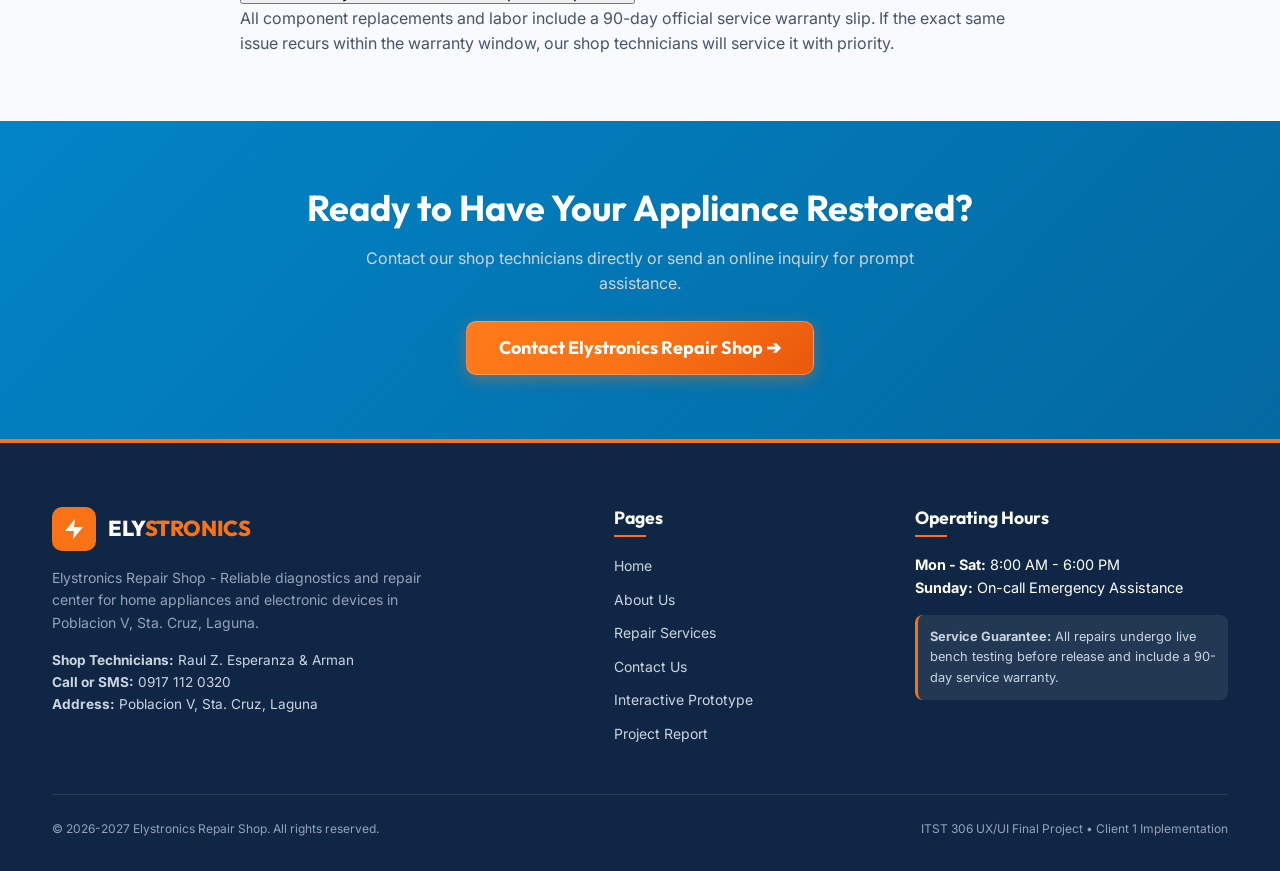
<file: services.html>
<!DOCTYPE html>
<html lang="en">

<head>
  <meta charset="UTF-8">
  <meta name="viewport" content="width=device-width, initial-scale=1.0">
  <title>Repair Services & Price Matrix | Elystronics Repair Shop • Sta. Cruz, Laguna</title>
  <meta name="description"
    content="Transparent pricing catalog and repair matrix for Smart TVs, refrigerators, washers, and aircons at Elystronics Repair Shop in Poblacion V, Sta. Cruz, Laguna. Call 0917 112 0320.">
  <link rel="stylesheet" href="assets/css/styles.css">
  <link rel="icon"
    href="data:image/svg+xml,<svg xmlns=%22http://www.w3.org/2000/svg%22 viewBox=%220 0 100 100%22><text y=%22.9em%22 font-size=%2290%22>⚡</text></svg>">
</head>

<body>

  <!-- Site Header -->
  <header class="site-header" role="banner">
    <div class="container header-inner">
      <a href="index.html" class="brand-logo" aria-label="Elystronics Repair Shop Home">
        <div class="brand-icon-box" aria-hidden="true">
          <svg fill="currentColor" viewBox="0 0 24 24">
            <path d="M13 2L3 14h9l-1 8 10-12h-9l1-8z" />
          </svg>
        </div>
        <div class="brand-text-wrap">
          <span class="brand-name">ELY<span>STRONICS</span></span>
          <span class="brand-tagline">Repair Shop • Sta. Cruz, Laguna</span>
        </div>
      </a>

      <!-- Desktop Nav -->
      <nav class="desktop-nav" role="navigation" aria-label="Main Navigation">
        <a href="index.html" class="nav-link">Home</a>
        <a href="about.html" class="nav-link">About Us</a>
        <a href="services.html" class="nav-link active" aria-current="page">Repair Services</a>
        <a href="contact.html" class="nav-link">Contact</a>
      </nav>

      <div class="header-actions">
        <button id="mobileMenuToggle" class="mobile-menu-toggle" aria-label="Open mobile navigation menu">
          <svg width="24" height="24" fill="none" stroke="currentColor" stroke-width="2" viewBox="0 0 24 24">
            <path stroke-linecap="round" stroke-linejoin="round" d="M4 6h16M4 12h16M4 18h16" />
          </svg>
        </button>
      </div>
    </div>
  </header>

  <!-- Mobile Drawer Menu -->
  <div id="mobileNavDrawer" class="mobile-nav-drawer" aria-hidden="true" role="dialog" aria-modal="true">
    <div class="mobile-drawer-content">
      <div class="mobile-drawer-header">
        <div class="brand-logo">
          <div class="brand-icon-box" style="width: 36px; height: 36px;">
            <svg fill="currentColor" viewBox="0 0 24 24" width="20" height="20">
              <path d="M13 2L3 14h9l-1 8 10-12h-9l1-8z" />
            </svg>
          </div>
          <span class="brand-name" style="font-size: 1.15rem;">ELY<span>STRONICS</span></span>
        </div>
        <button id="mobileMenuClose" class="mobile-menu-toggle" aria-label="Close navigation menu">
          <svg width="22" height="22" fill="none" stroke="currentColor" stroke-width="2" viewBox="0 0 24 24">
            <path stroke-linecap="round" stroke-linejoin="round" d="M6 18L18 6M6 6l12 12" />
          </svg>
        </button>
      </div>

      <nav class="mobile-nav-links">
        <a href="index.html" class="mobile-nav-link">🏠 Home</a>
        <a href="about.html" class="mobile-nav-link">ℹ️ About Us</a>
        <a href="services.html" class="mobile-nav-link active">🛠️ Main Offering</a>
        <a href="contact.html" class="mobile-nav-link">📞 Contact</a>
      </nav>

      <div class="mobile-drawer-footer">
        <a href="tel:09171120320" class="btn btn-secondary btn-block" style="margin-bottom: 0.5rem;">
          📞 0917 112 0320
        </a>
        <a href="contact.html" class="btn btn-primary btn-block">
          💬 Send an Inquiry
        </a>
      </div>
    </div>
  </div>

  <main id="main-content">
    <section class="page-single-section services-single-section"
      aria-label="Screen 3: Main Appliance Offerings & Rate Matrix">
      <!-- Clean Page Intro Header -->
      <div class="page-intro-header">
        <div class="container">
          <span class="section-badge">Main Offering • Service Catalog</span>
          <h1>Transparent Appliance Repair Rates & Services</h1>
          <p>
            Explore our complete service offerings and pricing matrix in Sta. Cruz, Laguna. Upfront quotations verified
            before any work begins.
          </p>
        </div>
      </div>

      <!-- Category Filter Pills & 9 Detailed Offerings Block (Upfront in First Section) -->
      <div class="section-block">
        <div class="container">
          <!-- Filter Navigation Tabs -->
          <div class="service-filter-bar" role="tablist" aria-label="Filter appliances by category">
            <button class="filter-btn active" data-filter="all" role="tab">All Appliances</button>
            <button class="filter-btn" data-filter="tv" role="tab">Smart TVs</button>
            <button class="filter-btn" data-filter="refrigerator" role="tab">Refrigerators</button>
            <button class="filter-btn" data-filter="washing" role="tab">Washers</button>
            <button class="filter-btn" data-filter="aircon" role="tab">Air Conditioning</button>
            <button class="filter-btn" data-filter="kitchen" role="tab">Microwaves & Kitchen</button>
            <button class="filter-btn" data-filter="small" role="tab">Audio & Fans</button>
          </div>

          <!-- 9 Detailed Service Cards Grid -->
          <div class="grid-3" id="servicesGrid">
            <!-- Offering 1: TV Backlight Array -->
            <article class="service-card service-grid-item" data-category="tv" id="tv">
              <div class="service-icon-box">📺</div>
              <span class="section-badge" style="width: fit-content;">Most Requested</span>
              <h3>Smart LED TV Backlight Strips</h3>
              <p>Replacement of burnt aluminum LED backlight arrays when your TV has audio but no picture (flashlight
                test visible), dim screen, or dark patches.</p>
              <div class="service-tags">
                <span class="tag">32" to 75" Models</span>
                <span class="tag">LG / Samsung / TCL</span>
                <span class="tag">Devant / Sony</span>
              </div>
              <div class="service-price-row">
                <div class="service-price">
                  ₱650 - ₱1,400
                  <span>Includes new LED strips + labor</span>
                </div>
                <a href="contact.html?service=tv_backlight" class="btn btn-primary btn-sm">Inquire Now ➔</a>
              </div>
            </article>

            <!-- Offering 2: TV Power Board & Mainboard -->
            <article class="service-card service-grid-item" data-category="tv">
              <div class="service-icon-box">⚡</div>
              <h3>TV Power Supply & Main Motherboard</h3>
              <p>Repair of completely dead TVs, blinking standby indicators, reboot loop on logo, or surge damage.
                Component-level soldering on filter caps and PWM ICs.</p>
              <div class="service-tags">
                <span class="tag">No Power</span>
                <span class="tag">Stuck on Logo</span>
                <span class="tag">HDMI No Signal</span>
              </div>
              <div class="service-price-row">
                <div class="service-price">
                  ₱350 - ₱750
                  <span>Tested on Bench Rig</span>
                </div>
                <a href="contact.html?service=tv_power" class="btn btn-primary btn-sm">Inquire Now ➔</a>
              </div>
            </article>

            <!-- Offering 3: Refrigerator Defrost System -->
            <article class="service-card service-grid-item" data-category="refrigerator" id="refrigerator">
              <div class="service-icon-box">❄️</div>
              <span class="section-badge" style="width: fit-content;">Fast Turnaround</span>
              <h3>Two-Door Refrigerator Defrost System</h3>
              <p>When the freezer frosts over with ice but the lower compartment is not cold. Replacement of failed
                bimetal thermostats, thermal fuses, timers, or heaters.</p>
              <div class="service-tags">
                <span class="tag">Condura</span>
                <span class="tag">Panasonic</span>
                <span class="tag">Sharp</span>
                <span class="tag">Whirlpool</span>
              </div>
              <div class="service-price-row">
                <div class="service-price">
                  ₱350 - ₱750
                  <span>On-site service in Laguna</span>
                </div>
                <a href="contact.html?service=refrigerator_defrost" class="btn btn-primary btn-sm">Inquire Now ➔</a>
              </div>
            </article>

            <!-- Offering 4: Inverter Refrigerator PCB & Freon -->
            <article class="service-card service-grid-item" data-category="refrigerator">
              <div class="service-icon-box">🔧</div>
              <h3>Inverter Refrigerator Freon & PCB</h3>
              <p>Refrigerant leak detection with high-pressure nitrogen testing, capillary tube replacement, vacuum pump
                evacuation, and eco R600a/R134a charging.</p>
              <div class="service-tags">
                <span class="tag">Inverter PCB</span>
                <span class="tag">R600a Eco-Freon</span>
                <span class="tag">Nitrogen Leak Test</span>
              </div>
              <div class="service-price-row">
                <div class="service-price">
                  ₱750 - ₱1,650
                  <span>Includes filter drier & freon</span>
                </div>
                <a href="contact.html?service=refrigerator_freon" class="btn btn-primary btn-sm">Inquire Now ➔</a>
              </div>
            </article>

            <!-- Offering 5: Washing Machine Gearbox & Motor -->
            <article class="service-card service-grid-item" data-category="washing" id="washing">
              <div class="service-icon-box">🧺</div>
              <h3>Washer Transmission Gearbox & Drain Motor</h3>
              <p>Replacement of grinding gearbox transmissions, failed drain valve motors, drive belts, or worn
                suspension damper rods causing violent spin vibration.</p>
              <div class="service-tags">
                <span class="tag">Automatic Top Load</span>
                <span class="tag">Twin Tub</span>
                <span class="tag">Front Load</span>
              </div>
              <div class="service-price-row">
                <div class="service-price">
                  ₱550 - ₱1,100
                  <span>Home Service Available</span>
                </div>
                <a href="contact.html?service=washer_gearbox" class="btn btn-primary btn-sm">Inquire Now ➔</a>
              </div>
            </article>

            <!-- Offering 6: Washing Machine Digital PCB -->
            <article class="service-card service-grid-item" data-category="washing">
              <div class="service-icon-box">📟</div>
              <h3>Washer Digital PCB Board & Sensors</h3>
              <p>Resolving error codes (E1, E2, E3, dE), water level pressure switch calibration, and moisture-corroded
                circuit board trace rewiring.</p>
              <div class="service-tags">
                <span class="tag">PCB Board Fix</span>
                <span class="tag">Pressure Switch</span>
                <span class="tag">Lid Switch Sensor</span>
              </div>
              <div class="service-price-row">
                <div class="service-price">
                  ₱450 - ₱850
                  <span>Board-level micro-soldering</span>
                </div>
                <a href="contact.html?service=washer_pcb" class="btn btn-primary btn-sm">Inquire Now ➔</a>
              </div>
            </article>

            <!-- Offering 7: Aircon Cleaning & Preventive -->
            <article class="service-card service-grid-item" data-category="aircon" id="aircon">
              <div class="service-icon-box">💨</div>
              <h3>Aircon Chemical Deep Wash & Maintenance</h3>
              <p>Disassembly and pressure cleaning of evaporator cooling coils, cross-flow blower wheels, drain pans,
                and condenser fins using non-acidic aluminum wash.</p>
              <div class="service-tags">
                <span class="tag">Window Type</span>
                <span class="tag">Split Type</span>
                <span class="tag">Antimicrobial Wash</span>
              </div>
              <div class="service-price-row">
                <div class="service-price">
                  ₱350 - ₱650
                  <span>Per indoor / outdoor unit</span>
                </div>
                <a href="contact.html?service=aircon_wash" class="btn btn-primary btn-sm">Inquire Now ➔</a>
              </div>
            </article>

            <!-- Offering 8: Microwave & Induction -->
            <article class="service-card service-grid-item" data-category="kitchen" id="kitchen">
              <div class="service-icon-box">🍲</div>
              <h3>Microwave Magnetron & Induction Cooker Fix</h3>
              <p>Replacement of high-voltage magnetrons when turntable rotates but fails to heat, high-voltage
                diodes/capacitors, and induction IGBT switching transistors.</p>
              <div class="service-tags">
                <span class="tag">Magnetron</span>
                <span class="tag">HV Diode</span>
                <span class="tag">Induction IGBT</span>
              </div>
              <div class="service-price-row">
                <div class="service-price">
                  ₱300 - ₱750
                  <span>24 to 48 Hours turnaround</span>
                </div>
                <a href="contact.html?service=microwave_repair" class="btn btn-primary btn-sm">Inquire Now ➔</a>
              </div>
            </article>

            <!-- Offering 9: Electric Fans & Audio -->
            <article class="service-card service-grid-item" data-category="small" id="small">
              <div class="service-icon-box">🔊</div>
              <h3>Electric Fans, Rice Cookers & Audio Amplifiers</h3>
              <p>Electric fan rotor shaft and bronze bushing replacement, thermal fuse rewiring for rice cookers, and
                power transistor matching for professional audio amplifiers.</p>
              <div class="service-tags">
                <span class="tag">Bushing & Shaft</span>
                <span class="tag">Thermal Fuse</span>
                <span class="tag">Audio Amp Transistor</span>
              </div>
              <div class="service-price-row">
                <div class="service-price">
                  ₱150 - ₱450
                  <span>Same-day release available</span>
                </div>
                <a href="contact.html?service=small_appliances" class="btn btn-primary btn-sm">Inquire Now ➔</a>
              </div>
            </article>
          </div>

          <!-- Complete Diagnostic & Pricing Matrix Table -->
          <div class="section-header" style="margin-top: var(--space-16);">
            <span class="section-badge blue">Transparent Rate Matrix</span>
            <h2>Standard Diagnostic & Repair Rate Matrix</h2>
            <p>Clear reference table showing expected labor and replacement component costs for shop drop-off and Laguna
              on-site services.</p>
          </div>

          <div class="table-responsive">
            <table class="rate-matrix-table"
              style="width: 100%; border-collapse: collapse; text-align: left; background: #fff; font-size: 0.9rem;">
              <thead>
                <tr style="background: var(--primary); color: #fff;">
                  <th style="padding: 1rem; border: 1px solid var(--neutral-300);">Appliance Category</th>
                  <th style="padding: 1rem; border: 1px solid var(--neutral-300);">Typical Problem / Symptoms</th>
                  <th style="padding: 1rem; border: 1px solid var(--neutral-300);">Replaced Component / Service</th>
                  <th style="padding: 1rem; border: 1px solid var(--neutral-300);">Estimated Cost (Parts + Labor)</th>
                  <th style="padding: 1rem; border: 1px solid var(--neutral-300);">Est. Turnaround</th>
                </tr>
              </thead>
              <tbody>
                <tr>
                  <td style="padding: 0.85rem 1rem; border: 1px solid var(--neutral-200); font-weight: 600;">📺 Smart
                    LED / LCD TV</td>
                  <td style="padding: 0.85rem 1rem; border: 1px solid var(--neutral-200);">Audio present but black
                    screen; dim picture</td>
                  <td style="padding: 0.85rem 1rem; border: 1px solid var(--neutral-200);">Full aluminum LED backlight
                    strip replacement</td>
                  <td
                    style="padding: 0.85rem 1rem; border: 1px solid var(--neutral-200); font-weight: 700; color: var(--accent);">
                    ₱650 - ₱1,400</td>
                  <td style="padding: 0.85rem 1rem; border: 1px solid var(--neutral-200);">24 - 48 Hours</td>
                </tr>
                <tr style="background: var(--neutral-50);">
                  <td style="padding: 0.85rem 1rem; border: 1px solid var(--neutral-200); font-weight: 600;">📺 Smart TV
                    Mainboard</td>
                  <td style="padding: 0.85rem 1rem; border: 1px solid var(--neutral-200);">No power, stuck on boot logo,
                    HDMI no signal</td>
                  <td style="padding: 0.85rem 1rem; border: 1px solid var(--neutral-200);">Power supply PWM IC, low-ESR
                    capacitors, eMMC reflash</td>
                  <td
                    style="padding: 0.85rem 1rem; border: 1px solid var(--neutral-200); font-weight: 700; color: var(--accent);">
                    ₱350 - ₱750</td>
                  <td style="padding: 0.85rem 1rem; border: 1px solid var(--neutral-200);">24 - 48 Hours</td>
                </tr>
                <tr>
                  <td style="padding: 0.85rem 1rem; border: 1px solid var(--neutral-200); font-weight: 600;">❄️
                    Refrigerator Defrost</td>
                  <td style="padding: 0.85rem 1rem; border: 1px solid var(--neutral-200);">Frozen freezer but warm lower
                    vegetable box</td>
                  <td style="padding: 0.85rem 1rem; border: 1px solid var(--neutral-200);">Bimetal defrost sensor,
                    thermal fuse, defrost timer</td>
                  <td
                    style="padding: 0.85rem 1rem; border: 1px solid var(--neutral-200); font-weight: 700; color: var(--accent);">
                    ₱350 - ₱750</td>
                  <td style="padding: 0.85rem 1rem; border: 1px solid var(--neutral-200);">Same-Day / 24 Hours</td>
                </tr>
                <tr style="background: var(--neutral-50);">
                  <td style="padding: 0.85rem 1rem; border: 1px solid var(--neutral-200); font-weight: 600;">❄️ Inverter
                    Refrigerator Freon</td>
                  <td style="padding: 0.85rem 1rem; border: 1px solid var(--neutral-200);">Compressor running but no
                    cooling; freon leak</td>
                  <td style="padding: 0.85rem 1rem; border: 1px solid var(--neutral-200);">Nitrogen pressure test,
                    filter drier, vacuum & R600a freon</td>
                  <td
                    style="padding: 0.85rem 1rem; border: 1px solid var(--neutral-200); font-weight: 700; color: var(--accent);">
                    ₱750 - ₱1,650</td>
                  <td style="padding: 0.85rem 1rem; border: 1px solid var(--neutral-200);">24 - 48 Hours</td>
                </tr>
                <tr>
                  <td style="padding: 0.85rem 1rem; border: 1px solid var(--neutral-200); font-weight: 600;">🧺
                    Automatic Washing Machine</td>
                  <td style="padding: 0.85rem 1rem; border: 1px solid var(--neutral-200);">Violent vibration during spin
                    cycle; grinding noise</td>
                  <td style="padding: 0.85rem 1rem; border: 1px solid var(--neutral-200);">Transmission gearbox
                    assembly, suspension dampers</td>
                  <td
                    style="padding: 0.85rem 1rem; border: 1px solid var(--neutral-200); font-weight: 700; color: var(--accent);">
                    ₱550 - ₱1,100</td>
                  <td style="padding: 0.85rem 1rem; border: 1px solid var(--neutral-200);">24 - 48 Hours</td>
                </tr>
                <tr style="background: var(--neutral-50);">
                  <td style="padding: 0.85rem 1rem; border: 1px solid var(--neutral-200); font-weight: 600;">🧺 Washer
                    Digital PCB</td>
                  <td style="padding: 0.85rem 1rem; border: 1px solid var(--neutral-200);">Error codes (E1, E2, dE),
                    unresponsive control panel</td>
                  <td style="padding: 0.85rem 1rem; border: 1px solid var(--neutral-200);">Water level pressure sensor,
                    PCB trace repair</td>
                  <td
                    style="padding: 0.85rem 1rem; border: 1px solid var(--neutral-200); font-weight: 700; color: var(--accent);">
                    ₱450 - ₱850</td>
                  <td style="padding: 0.85rem 1rem; border: 1px solid var(--neutral-200);">24 Hours</td>
                </tr>
                <tr>
                  <td style="padding: 0.85rem 1rem; border: 1px solid var(--neutral-200); font-weight: 600;">💨 Air
                    Conditioner Wash</td>
                  <td style="padding: 0.85rem 1rem; border: 1px solid var(--neutral-200);">Weak airflow, foul odor,
                    water leakage, high power draw</td>
                  <td style="padding: 0.85rem 1rem; border: 1px solid var(--neutral-200);">Full chemical disassembly
                    wash, blower wheel clean, drain clear</td>
                  <td
                    style="padding: 0.85rem 1rem; border: 1px solid var(--neutral-200); font-weight: 700; color: var(--accent);">
                    ₱350 - ₱650</td>
                  <td style="padding: 0.85rem 1rem; border: 1px solid var(--neutral-200);">2 - 4 Hours</td>
                </tr>
                <tr style="background: var(--neutral-50);">
                  <td style="padding: 0.85rem 1rem; border: 1px solid var(--neutral-200); font-weight: 600;">🍲
                    Microwave / Induction</td>
                  <td style="padding: 0.85rem 1rem; border: 1px solid var(--neutral-200);">Turns on but does not heat
                    food; sparks or shuts down</td>
                  <td style="padding: 0.85rem 1rem; border: 1px solid var(--neutral-200);">High-voltage magnetron, HV
                    diode/capacitor, induction IGBT</td>
                  <td
                    style="padding: 0.85rem 1rem; border: 1px solid var(--neutral-200); font-weight: 700; color: var(--accent);">
                    ₱300 - ₱750</td>
                  <td style="padding: 0.85rem 1rem; border: 1px solid var(--neutral-200);">24 - 48 Hours</td>
                </tr>
                <tr>
                  <td style="padding: 0.85rem 1rem; border: 1px solid var(--neutral-200); font-weight: 600;">🔊 Small
                    Appliances & Fans</td>
                  <td style="padding: 0.85rem 1rem; border: 1px solid var(--neutral-200);">Fan blade stiff/not spinning,
                    rice cooker no power</td>
                  <td style="padding: 0.85rem 1rem; border: 1px solid var(--neutral-200);">Bronze bushing & rotor shaft,
                    thermal cutoff fuse, audio transistors</td>
                  <td
                    style="padding: 0.85rem 1rem; border: 1px solid var(--neutral-200); font-weight: 700; color: var(--accent);">
                    ₱150 - ₱450</td>
                  <td style="padding: 0.85rem 1rem; border: 1px solid var(--neutral-200);">Same-Day Release</td>
                </tr>
              </tbody>
            </table>
          </div>

          <!-- Service FAQs -->
          <div style="margin-top: var(--space-12); max-width: 800px; margin-left: auto; margin-right: auto;">
            <div class="section-header" style="margin-bottom: var(--space-8);">
              <span class="section-badge blue">Service Inquiries</span>
              <h2>Frequently Asked Questions About Repairs</h2>
            </div>

            <div class="faq-list">
              <div class="faq-item">
                <button class="faq-question">
                  <span>How long does a typical repair diagnosis take?</span>
                  <span class="faq-toggle">+</span>
                </button>
                <div class="faq-answer">
                  <p>For shop drop-offs at our Poblacion V, Sta. Cruz counter, initial visual checks and bench
                    diagnostics are usually completed within the same day. You will receive an exact quote before any
                    parts are replaced.</p>
                </div>
              </div>

              <div class="faq-item">
                <button class="faq-question">
                  <span>Do you offer on-site home service for heavy appliances?</span>
                  <span class="faq-toggle">+</span>
                </button>
                <div class="faq-answer">
                  <p>Yes! We provide on-site technician visits across Sta. Cruz and nearby Laguna towns for large
                    appliances such as two-door refrigerators, automatic washing machines, and split-type air
                    conditioners. Call 0917 112 0320 to inquire about schedule availability.</p>
                </div>
              </div>

              <div class="faq-item">
                <button class="faq-question">
                  <span>What warranty is included with completed repairs?</span>
                  <span class="faq-toggle">+</span>
                </button>
                <div class="faq-answer">
                  <p>All component replacements and labor include a 90-day official service warranty slip. If the exact
                    same issue recurs within the warranty window, our shop technicians will service it
                    with priority.</p>
                </div>
              </div>
            </div>
          </div>
        </div>
      </div>

      <!-- Bottom Banner Block -->
      <div class="section-block block-navy" style="text-align: center;">
        <div class="container">
          <h2 style="color: #fff; margin-bottom: 1rem;">Ready to Have Your Appliance Restored?</h2>
          <p style="max-width: 600px; margin: 0 auto 1.5rem; color: var(--neutral-300);">
            Contact our shop technicians directly or send an online inquiry for prompt assistance.
          </p>
          <a href="contact.html" class="btn btn-primary btn-lg">
            Contact Elystronics Repair Shop ➔
          </a>
        </div>
      </div>
    </section>
  </main>

  <!-- Site Footer -->
  <footer class="site-footer" role="contentinfo">
    <div class="container">
      <div class="footer-grid">
        <div class="footer-brand">
          <div class="brand-logo" style="margin-bottom: 1rem;">
            <div class="brand-icon-box" style="background: var(--accent);">
              <svg fill="currentColor" viewBox="0 0 24 24" width="22" height="22">
                <path d="M13 2L3 14h9l-1 8 10-12h-9l1-8z" />
              </svg>
            </div>
            <span class="brand-name" style="color: #fff;">ELY<span style="color: var(--accent);">STRONICS</span></span>
          </div>
          <p>
            Elystronics Repair Shop - Reliable diagnostics and repair center for home appliances and electronic devices
            in Poblacion V, Sta. Cruz, Laguna.
          </p>
          <div style="font-size: 0.85rem; color: var(--neutral-300); margin-top: 0.5rem;">
            <strong>Shop Technicians:</strong> Raul Z. Esperanza & Arman<br>
            <strong>Call or SMS:</strong> 0917 112 0320<br>
            <strong>Address:</strong> Poblacion V, Sta. Cruz, Laguna
          </div>
        </div>

        <div class="footer-col">
          <h4>Pages</h4>
          <ul class="footer-links">
            <li><a href="index.html">Home</a></li>
            <li><a href="about.html">About Us</a></li>
            <li><a href="services.html">Repair Services</a></li>
            <li><a href="contact.html">Contact Us</a></li>
            <li><a href="prototype.html">Interactive Prototype</a></li>
            <li><a href="project-template.html">Project Report</a></li>
          </ul>
        </div>

        <div class="footer-col">
          <h4>Operating Hours</h4>
          <p style="font-size: 0.9rem; margin-bottom: 0.5rem; color: #fff;">
            <strong>Mon - Sat:</strong> 8:00 AM - 6:00 PM<br>
            <strong>Sunday:</strong> On-call Emergency Assistance
          </p>
          <div
            style="background: rgba(255, 255, 255, 0.08); border-radius: 8px; padding: 0.75rem; margin-top: 1rem; font-size: 0.8rem; border-left: 3px solid var(--accent);">
            <strong>Service Guarantee:</strong> All repairs undergo live bench testing before release and include a
            90-day service warranty.
          </div>
        </div>
      </div>

      <div class="footer-bottom">
        <div>
          © 2026-2027 Elystronics Repair Shop. All rights reserved.
        </div>
        <div>
          ITST 306 UX/UI Final Project • Client 1 Implementation
        </div>
      </div>
    </div>
  </footer>

  <!-- Mobile Sticky Bar -->
  <aside class="mobile-sticky-bar" aria-label="Quick Mobile Actions">
    <a href="tel:09171120320" class="btn btn-secondary btn-sm" style="flex: 1;">
      📞 Call Shop
    </a>
    <a href="contact.html" class="btn btn-primary btn-sm" style="flex: 1.2;">
      💬 Contact Us
    </a>
  </aside>

  <script src="assets/js/main.js"></script>
</body>

</html>
</file>
<file: assets/css/styles.css>
/* ==========================================================================
   ELYSTRONICS REPAIR SHOP - DESIGN SYSTEM STYLESHEET
   ITST 306: UX/UI and Cross Platform Design System
   WCAG AA Compliant Design Tokens & Component Library
   ========================================================================== */

@import url('https://fonts.googleapis.com/css2?family=Outfit:wght@400;500;600;700;800&family=Inter:wght@300;400;500;600;700&display=swap');

:root {
  /* Color Palette - Design System Tokens */
  --primary: #0F2744;
  /* Deep Industrial Navy - Reliability & Precision */
  --primary-light: #1E3E66;
  --primary-dark: #0A192C;
  --secondary: #0284C7;
  /* Tech Azure Blue - Electronics & Flow */
  --secondary-light: #E0F2FE;
  --secondary-dark: #0369A1;
  --accent: #F97316;
  /* Energetic Safety Orange - Action & Heritage */
  --accent-hover: #EA580C;
  --accent-light: #FFEDD5;

  /* Rich Energetic Gradients */
  --grad-primary: linear-gradient(135deg, #FF7A1A 0%, #F97316 50%, #EA580C 100%);
  --grad-primary-hover: linear-gradient(135deg, #FF8C38 0%, #FB923C 50%, #EA580C 100%);
  --grad-secondary: linear-gradient(135deg, #0284C7 0%, #0369A1 100%);
  --grad-azure-banner: linear-gradient(135deg, #0369A1 0%, #0284C7 50%, #2563EB 100%);
  --grad-navy: linear-gradient(135deg, #0B192E 0%, #0F2744 45%, #153E6E 100%);
  --grad-accent-bar: linear-gradient(90deg, #0284C7 0%, #38BDF8 40%, #F97316 80%, #FF7A1A 100%);

  /* Neutral Color Tokens */
  --neutral-900: #0F172A;
  /* Text Primary - 14.8:1 contrast on white (WCAG AAA) */
  --neutral-800: #1E293B;
  --neutral-700: #334155;
  --neutral-600: #475569;
  /* Text Secondary - 5.6:1 contrast on white (WCAG AA) */
  --neutral-500: #64748B;
  --neutral-400: #94A3B8;
  --neutral-300: #CBD5E1;
  /* Borders & Dividers */
  --neutral-200: #E2E8F0;
  --neutral-100: #F1F5F9;
  /* Surface Secondary */
  --neutral-50: #F8FAFD;
  /* Lively Canvas */
  --white: #FFFFFF;

  /* Semantic Feedback */
  --success: #16A34A;
  --success-bg: #DCFCE7;
  --warning: #D97706;
  --warning-bg: #FEF3C7;
  --danger: #DC2626;
  --danger-bg: #FEE2E2;

  /* Typography Scales */
  --font-heading: 'Outfit', -apple-system, BlinkMacSystemFont, "Segoe UI", Roboto, sans-serif;
  --font-body: 'Inter', -apple-system, BlinkMacSystemFont, "Segoe UI", Roboto, sans-serif;

  /* Font Sizes */
  --text-xs: 0.75rem;
  /* 12px */
  --text-sm: 0.875rem;
  /* 14px */
  --text-base: 1rem;
  /* 16px - Base requirement for readability */
  --text-lg: 1.125rem;
  /* 18px */
  --text-xl: 1.25rem;
  /* 20px */
  --text-2xl: 1.5rem;
  /* 24px */
  --text-3xl: 1.875rem;
  /* 30px */
  --text-4xl: 2.25rem;
  /* 36px */
  --text-5xl: 3rem;
  /* 48px */

  /* Spacing Scale */
  --space-1: 0.25rem;
  --space-2: 0.5rem;
  --space-3: 0.75rem;
  --space-4: 1rem;
  --space-5: 1.25rem;
  --space-6: 1.5rem;
  --space-8: 2rem;
  --space-10: 2.5rem;
  --space-12: 3rem;
  --space-16: 4rem;
  --space-20: 5rem;

  /* Elevation Shadows */
  --shadow-sm: 0 1px 2px 0 rgba(0, 0, 0, 0.05);
  --shadow-md: 0 4px 6px -1px rgba(15, 39, 68, 0.1), 0 2px 4px -2px rgba(15, 39, 68, 0.06);
  --shadow-lg: 0 10px 15px -3px rgba(15, 39, 68, 0.12), 0 4px 6px -4px rgba(15, 39, 68, 0.08);
  --shadow-xl: 0 20px 25px -5px rgba(15, 39, 68, 0.15), 0 8px 10px -6px rgba(15, 39, 68, 0.08);
  --shadow-glow: 0 0 25px -5px rgba(249, 115, 22, 0.35);

  /* Border Radii */
  --radius-sm: 6px;
  --radius-md: 10px;
  --radius-lg: 16px;
  --radius-xl: 24px;
  --radius-full: 9999px;

  /* Transitions */
  --transition-fast: 150ms cubic-bezier(0.4, 0, 0.2, 1);
  --transition-normal: 250ms cubic-bezier(0.4, 0, 0.2, 1);
  --transition-bounce: 350ms cubic-bezier(0.34, 1.56, 0.64, 1);
}

/* ==========================================================================
   RESET & BASE STYLES
   ========================================================================== */
*,
*::before,
*::after {
  box-sizing: border-box;
  margin: 0;
  padding: 0;
}

html {
  font-size: 16px;
  scroll-behavior: smooth;
  -webkit-text-size-adjust: 100%;
}

body {
  font-family: var(--font-body);
  font-size: var(--text-base);
  line-height: 1.6;
  color: var(--neutral-800);
  background-color: var(--neutral-50);
  -webkit-font-smoothing: antialiased;
  -moz-osx-font-smoothing: grayscale;
  min-height: 100vh;
  display: flex;
  flex-direction: column;
}

h1,
h2,
h3,
h4,
h5,
h6 {
  font-family: var(--font-heading);
  color: var(--neutral-900);
  font-weight: 700;
  line-height: 1.25;
}

h1 {
  font-size: clamp(2rem, 4vw, 3rem);
}

h2 {
  font-size: clamp(1.5rem, 3vw, 2.25rem);
}

h3 {
  font-size: clamp(1.25rem, 2.5vw, 1.75rem);
}

h4 {
  font-size: 1.25rem;
}

p {
  color: var(--neutral-600);
}

a {
  color: var(--secondary);
  text-decoration: none;
  transition: color var(--transition-fast);
}

a:hover {
  color: var(--accent);
}

img {
  max-width: 100%;
  height: auto;
  display: block;
}

button,
input,
select,
textarea {
  font-family: inherit;
  font-size: var(--text-base);
}

/* ==========================================================================
   LAYOUT CONTAINERS & UTILITIES
   ========================================================================== */
.container {
  width: 100%;
  max-width: 1240px;
  margin-left: auto;
  margin-right: auto;
  padding-left: var(--space-4);
  padding-right: var(--space-4);
}

@media (min-width: 768px) {
  .container {
    padding-left: var(--space-8);
    padding-right: var(--space-8);
  }
}

/* ==========================================================================
   STRICT 1-SECTION ARCHITECTURE SUPPORT
   Each page has strictly ONE <section class="page-single-section ...">
   ========================================================================== */
.page-single-section {
  display: block;
  width: 100%;
  margin: 0;
  padding: 0;
}

.section-block {
  padding-top: var(--space-16);
  padding-bottom: var(--space-16);
}

.section-block.block-alt {
  background-color: var(--white);
}

.section-block.block-navy {
  background: linear-gradient(135deg, #0284c7 0%, #0369a1 100%);
  color: var(--white);
}

.section-block.block-navy h1,
.section-block.block-navy h2,
.section-block.block-navy h3 {
  color: var(--white);
}

.section-block.block-navy p {
  color: #E0F2FE;
}

.page-intro-header {
  background: var(--grad-azure-banner);
  color: var(--white);
  padding-top: var(--space-8);
  padding-bottom: var(--space-8);
  text-align: center;
  position: relative;
  box-shadow: 0 6px 20px rgba(2, 132, 199, 0.28);
  border-bottom: 4px solid var(--accent);
}

.page-intro-header h1 {
  font-size: clamp(2rem, 3.5vw, 2.75rem);
  color: var(--white);
  margin-top: 0.35rem;
  margin-bottom: 0.5rem;
  letter-spacing: -0.02em;
  text-shadow: 0 2px 4px rgba(15, 39, 68, 0.25);
}

.page-intro-header p {
  color: #E0F2FE;
  font-size: 1.05rem;
  max-width: 680px;
  margin: 0 auto;
}

.page-intro-header .section-badge {
  background: rgba(255, 255, 255, 0.22);
  color: #FFFFFF;
  border: 1px solid rgba(255, 255, 255, 0.45);
  backdrop-filter: blur(4px);
  box-shadow: 0 2px 8px rgba(0, 0, 0, 0.12);
}

.page-intro-header .live-status-pill {
  background: #10B981;
  color: #FFFFFF;
  border-color: #34D399;
  box-shadow: 0 2px 12px rgba(16, 185, 129, 0.45);
}

.page-intro-banner {
  background-color: var(--primary);
  color: var(--white);
  padding-top: var(--space-12);
  padding-bottom: var(--space-12);
  text-align: center;
}

.page-intro-banner h1 {
  color: var(--white);
  margin-bottom: 1rem;
}

.page-intro-banner p {
  max-width: 720px;
  margin: 0 auto;
  color: var(--neutral-300);
}

@media (max-width: 768px) {
  .section-block {
    padding-top: var(--space-10);
    padding-bottom: var(--space-10);
  }

  .page-intro-banner {
    padding-top: var(--space-8);
    padding-bottom: var(--space-8);
  }
}

.section {
  padding-top: var(--space-16);
  padding-bottom: var(--space-16);
}

.section-alt {
  background-color: var(--white);
}

.section-navy {
  background-color: var(--primary);
  color: var(--white);
}

.section-navy h1,
.section-navy h2,
.section-navy h3 {
  color: var(--white);
}

.section-navy p {
  color: var(--neutral-300);
}

.section-header {
  text-align: center;
  max-width: 720px;
  margin-left: auto;
  margin-right: auto;
  margin-bottom: var(--space-12);
}

.section-badge {
  display: inline-flex;
  align-items: center;
  gap: var(--space-2);
  padding: 0.35rem 0.85rem;
  background: linear-gradient(135deg, #FFF7ED 0%, #FFEDD5 100%);
  color: #C2410C;
  font-family: var(--font-heading);
  font-size: var(--text-xs);
  font-weight: 700;
  text-transform: uppercase;
  letter-spacing: 0.06em;
  border-radius: var(--radius-full);
  border: 1.5px solid #FDBA74;
  margin-bottom: var(--space-3);
  box-shadow: 0 2px 6px rgba(249, 115, 22, 0.15);
}

.section-badge.blue {
  background: linear-gradient(135deg, #F0F9FF 0%, #E0F2FE 100%);
  color: #0369A1;
  border: 1.5px solid #7DD3FC;
  box-shadow: 0 2px 6px rgba(2, 132, 199, 0.15);
}

.section-badge.green {
  background: linear-gradient(135deg, #ECFDF5 0%, #D1FAE5 100%);
  color: #047857;
  border: 1.5px solid #6EE7B7;
  box-shadow: 0 2px 6px rgba(16, 185, 129, 0.15);
}

.section-badge.purple {
  background: linear-gradient(135deg, #F5F3FF 0%, #EDE9FE 100%);
  color: #6D28D9;
  border: 1.5px solid #C4B5FD;
  box-shadow: 0 2px 6px rgba(139, 92, 246, 0.15);
}

/* ==========================================================================
   LIVE STATUS PILL & PULSE INDICATOR (Energetic & Lively)
   ========================================================================== */
.live-status-pill {
  display: inline-flex;
  align-items: center;
  gap: 0.5rem;
  background: rgba(16, 185, 129, 0.15);
  border: 1px solid rgba(16, 185, 129, 0.4);
  color: #047857;
  padding: 0.35rem 0.95rem;
  border-radius: var(--radius-full);
  font-size: var(--text-xs);
  font-weight: 700;
  letter-spacing: 0.03em;
  margin-bottom: var(--space-4);
  backdrop-filter: blur(8px);
  box-shadow: 0 2px 8px rgba(16, 185, 129, 0.15);
}

.hero .live-status-pill {
  background: rgba(16, 185, 129, 0.22);
  border-color: rgba(52, 211, 153, 0.55);
  color: #6EE7B7;
  box-shadow: 0 0 18px rgba(16, 185, 129, 0.3);
}

.pulse-indicator {
  position: relative;
  display: inline-flex;
  width: 10px;
  height: 10px;
}

.pulse-dot {
  width: 10px;
  height: 10px;
  background-color: #10B981;
  border-radius: 50%;
  display: inline-block;
  position: relative;
  box-shadow: 0 0 8px #10B981;
}

.pulse-indicator::after {
  content: '';
  position: absolute;
  top: 0;
  left: 0;
  width: 100%;
  height: 100%;
  border-radius: 50%;
  background-color: #10B981;
  animation: pulse-ring 2s cubic-bezier(0.45, 0, 0.2, 1) infinite;
}

@keyframes pulse-ring {
  0% {
    transform: scale(1);
    opacity: 0.85;
  }

  100% {
    transform: scale(2.8);
    opacity: 0;
  }
}

.grid-2 {
  display: grid;
  grid-template-columns: 1fr;
  gap: var(--space-8);
}

.grid-3 {
  display: grid;
  grid-template-columns: 1fr;
  gap: var(--space-6);
}

.grid-4 {
  display: grid;
  grid-template-columns: 1fr;
  gap: var(--space-6);
}

@media (min-width: 640px) {
  .grid-2 {
    grid-template-columns: repeat(2, 1fr);
  }

  .grid-3 {
    grid-template-columns: repeat(2, 1fr);
  }

  .grid-4 {
    grid-template-columns: repeat(2, 1fr);
  }
}

@media (min-width: 1024px) {
  .grid-3 {
    grid-template-columns: repeat(3, 1fr);
  }

  .grid-4 {
    grid-template-columns: repeat(4, 1fr);
  }
}

/* ==========================================================================
   PROJECT NAV BAR & TOP BANNER
   ========================================================================== */
.project-topbar {
  background-color: var(--neutral-900);
  color: var(--neutral-300);
  font-size: var(--text-xs);
  padding: 0.5rem 0;
  border-bottom: 1px solid rgba(255, 255, 255, 0.1);
}

.project-topbar-inner {
  display: flex;
  justify-content: space-between;
  align-items: center;
  flex-wrap: wrap;
  gap: var(--space-2);
}

.topbar-info {
  display: flex;
  align-items: center;
  gap: var(--space-4);
  flex-wrap: wrap;
}

.topbar-item {
  display: flex;
  align-items: center;
  gap: 0.35rem;
}

.topbar-links {
  display: flex;
  align-items: center;
  gap: var(--space-4);
}

.topbar-link {
  color: var(--neutral-300);
  transition: color var(--transition-fast);
}

.topbar-link:hover {
  color: var(--accent);
}

.academic-badge {
  background: rgba(2, 132, 199, 0.25);
  border: 1px solid rgba(2, 132, 199, 0.5);
  color: #7dd3fc;
  padding: 0.15rem 0.5rem;
  border-radius: var(--radius-sm);
  font-weight: 600;
}

/* ==========================================================================
   MAIN SITE HEADER & NAVIGATION
   ========================================================================== */
.site-header {
  background-color: var(--white);
  box-shadow: var(--shadow-sm);
  position: sticky;
  top: 0;
  z-index: 100;
  border-bottom: 1px solid var(--neutral-200);
}

.header-inner {
  display: flex;
  justify-content: space-between;
  align-items: center;
  height: 76px;
}

.brand-logo {
  display: flex;
  align-items: center;
  gap: var(--space-3);
  text-decoration: none;
}

.brand-icon-box {
  width: 44px;
  height: 44px;
  background: linear-gradient(135deg, var(--primary) 0%, var(--secondary) 100%);
  border-radius: var(--radius-md);
  display: flex;
  align-items: center;
  justify-content: center;
  color: var(--white);
  box-shadow: 0 4px 10px rgba(15, 39, 68, 0.2);
}

.brand-icon-box svg {
  width: 24px;
  height: 24px;
}

.brand-text-wrap {
  display: flex;
  flex-direction: column;
}

.brand-name {
  font-family: var(--font-heading);
  font-size: 1.35rem;
  font-weight: 800;
  color: var(--primary);
  line-height: 1.1;
  letter-spacing: -0.02em;
}

.brand-name span {
  color: var(--accent);
}

.brand-tagline {
  font-size: 0.7rem;
  font-weight: 600;
  color: var(--neutral-500);
  letter-spacing: 0.05em;
  text-transform: uppercase;
}

/* Desktop Navigation */
.desktop-nav {
  display: none;
}

@media (min-width: 900px) {
  .desktop-nav {
    display: flex;
    align-items: center;
    gap: var(--space-6);
  }
}

.nav-link {
  font-weight: 600;
  color: var(--neutral-700);
  font-size: var(--text-base);
  padding: 0.5rem 0.25rem;
  position: relative;
  transition: color var(--transition-fast);
}

.nav-link:hover,
.nav-link.active {
  color: var(--accent);
}

.nav-link.active::after {
  content: '';
  position: absolute;
  bottom: 0;
  left: 0;
  right: 0;
  height: 3px;
  background-color: var(--accent);
  border-radius: var(--radius-full);
}

.header-actions {
  display: flex;
  align-items: center;
  gap: var(--space-3);
}

.mobile-menu-toggle {
  display: flex;
  align-items: center;
  justify-content: center;
  width: 44px;
  height: 44px;
  background: var(--neutral-100);
  border: 1px solid var(--neutral-300);
  border-radius: var(--radius-md);
  color: var(--neutral-800);
  cursor: pointer;
  transition: all var(--transition-fast);
}

.mobile-menu-toggle:hover {
  background: var(--neutral-200);
}

@media (min-width: 900px) {
  .mobile-menu-toggle {
    display: none;
  }
}

/* Mobile Nav Drawer */
.mobile-nav-drawer {
  position: fixed;
  top: 0;
  left: 0;
  width: 100%;
  height: 100vh;
  background-color: rgba(15, 23, 42, 0.7);
  backdrop-filter: blur(4px);
  z-index: 200;
  opacity: 0;
  pointer-events: none;
  transition: opacity var(--transition-normal);
}

.mobile-nav-drawer.open {
  opacity: 1;
  pointer-events: auto;
}

.mobile-drawer-content {
  position: absolute;
  top: 0;
  right: 0;
  width: 85%;
  max-width: 340px;
  height: 100%;
  background-color: var(--white);
  padding: var(--space-6);
  display: flex;
  flex-direction: column;
  transform: translateX(100%);
  transition: transform var(--transition-bounce);
  box-shadow: -5px 0 25px rgba(0, 0, 0, 0.2);
}

.mobile-nav-drawer.open .mobile-drawer-content {
  transform: translateX(0);
}

.mobile-drawer-header {
  display: flex;
  justify-content: space-between;
  align-items: center;
  padding-bottom: var(--space-4);
  border-bottom: 1px solid var(--neutral-200);
  margin-bottom: var(--space-6);
}

.mobile-nav-links {
  display: flex;
  flex-direction: column;
  gap: var(--space-2);
}

.mobile-nav-link {
  display: flex;
  align-items: center;
  gap: var(--space-3);
  padding: 0.875rem 1rem;
  border-radius: var(--radius-md);
  font-weight: 600;
  color: var(--neutral-800);
  font-size: var(--text-lg);
  min-height: 48px;
  /* Mobile accessibility requirement */
  transition: all var(--transition-fast);
}

.mobile-nav-link:hover,
.mobile-nav-link.active {
  background-color: var(--accent-light);
  color: var(--accent-hover);
}

.mobile-drawer-footer {
  margin-top: auto;
  padding-top: var(--space-6);
  border-top: 1px solid var(--neutral-200);
}

/* ==========================================================================
   COMPONENTS - BUTTONS (WCAG Touch Target Compliant)
   ========================================================================== */
.btn {
  display: inline-flex;
  align-items: center;
  justify-content: center;
  gap: 0.5rem;
  font-family: var(--font-heading);
  font-size: var(--text-base);
  font-weight: 700;
  padding: 0.75rem 1.5rem;
  min-height: 48px;
  /* 48px ensures WCAG 2.1 AAA & AA compliance */
  min-width: 48px;
  border-radius: var(--radius-md);
  border: 2px solid transparent;
  cursor: pointer;
  text-decoration: none;
  transition: all var(--transition-fast);
  line-height: 1;
}

.btn-primary {
  background: var(--grad-primary);
  color: var(--white);
  box-shadow: 0 4px 16px rgba(249, 115, 22, 0.4);
  border: 1px solid rgba(255, 255, 255, 0.25);
  position: relative;
  overflow: hidden;
}

.btn-primary:hover {
  background: var(--grad-primary-hover);
  color: var(--white);
  transform: translateY(-2px);
  box-shadow: 0 8px 24px rgba(249, 115, 22, 0.48), 0 3px 6px rgba(0, 0, 0, 0.1);
}

.btn-primary:active {
  transform: translateY(0);
  box-shadow: 0 2px 8px rgba(249, 115, 22, 0.3);
}

.btn-secondary {
  background: var(--grad-secondary);
  color: var(--white);
  box-shadow: 0 4px 16px rgba(2, 132, 199, 0.35);
  border: 1px solid rgba(255, 255, 255, 0.2);
}

.btn-secondary:hover {
  background: linear-gradient(135deg, #0369A1 0%, #075985 100%);
  color: var(--white);
  transform: translateY(-2px);
  box-shadow: 0 8px 22px rgba(2, 132, 199, 0.45);
}

.btn-outline {
  background-color: var(--white);
  border: 2px solid var(--neutral-300);
  color: var(--neutral-800);
  box-shadow: 0 2px 6px rgba(15, 39, 68, 0.04);
}

.btn-outline:hover {
  border-color: var(--secondary);
  background-color: #F0F9FF;
  color: var(--secondary);
  transform: translateY(-2px);
  box-shadow: 0 4px 12px rgba(2, 132, 199, 0.18);
}

.btn-white {
  background-color: var(--white);
  color: var(--primary);
  box-shadow: 0 4px 14px rgba(15, 39, 68, 0.12);
  border: 1.5px solid rgba(255, 255, 255, 0.8);
}

.btn-white:hover {
  background-color: #F8FAFC;
  color: var(--accent-hover);
  transform: translateY(-2px);
  box-shadow: 0 8px 20px rgba(15, 39, 68, 0.18);
}

.btn-sm {
  font-size: var(--text-sm);
  padding: 0.5rem 1rem;
  min-height: 44px;
}

.btn-lg {
  font-size: var(--text-lg);
  padding: 1rem 2rem;
  min-height: 54px;
}

.btn-block {
  width: 100%;
}

/* ==========================================================================
   HERO SECTION
   ========================================================================== */
.hero {
  position: relative;
  background: var(--grad-navy);
  color: var(--white);
  padding: var(--space-16) 0 var(--space-20);
  overflow: hidden;
}

.hero::before {
  content: '';
  position: absolute;
  top: -25%;
  left: -10%;
  width: 60%;
  height: 140%;
  background: radial-gradient(circle at center, rgba(2, 132, 199, 0.25) 0%, transparent 65%);
  pointer-events: none;
}

.hero::after {
  content: '';
  position: absolute;
  bottom: -20%;
  right: -5%;
  width: 55%;
  height: 120%;
  background: radial-gradient(circle at center, rgba(249, 115, 22, 0.22) 0%, transparent 60%);
  pointer-events: none;
}

.hero-grid {
  display: grid;
  grid-template-columns: 1fr;
  gap: var(--space-12);
  align-items: center;
  position: relative;
  z-index: 2;
}

@media (min-width: 960px) {
  .hero-grid {
    grid-template-columns: 1.15fr 0.85fr;
  }
}

.hero-content h1 {
  color: var(--white);
  margin-bottom: var(--space-4);
  font-weight: 800;
  letter-spacing: -0.03em;
}

.hero-content h1 span {
  color: var(--accent);
  display: inline-block;
}

.hero-description {
  font-size: var(--text-lg);
  color: var(--neutral-300);
  margin-bottom: var(--space-8);
  line-height: 1.7;
  max-width: 600px;
}

.hero-cta-group {
  display: flex;
  gap: var(--space-4);
  flex-wrap: wrap;
  margin-bottom: var(--space-8);
}

.hero-trust-badges {
  display: flex;
  gap: var(--space-6);
  flex-wrap: wrap;
  border-top: 1px solid rgba(255, 255, 255, 0.15);
  padding-top: var(--space-6);
}

.trust-badge-item {
  display: flex;
  align-items: center;
  gap: var(--space-3);
}

.trust-badge-icon {
  width: 38px;
  height: 38px;
  background: rgba(255, 255, 255, 0.1);
  border-radius: var(--radius-full);
  display: flex;
  align-items: center;
  justify-content: center;
  color: var(--accent);
}

.trust-badge-text {
  font-size: var(--text-sm);
  color: var(--neutral-200);
  line-height: 1.25;
}

.trust-badge-text strong {
  display: block;
  color: var(--white);
  font-size: var(--text-base);
}

/* Hero Overview & Shop Profile Card (Replaces Calculator) */
.hero-card,
.hero-overview-card {
  background: var(--white);
  border-radius: var(--radius-xl);
  padding: var(--space-8);
  color: var(--neutral-900);
  box-shadow: var(--shadow-xl), 0 0 35px rgba(2, 132, 199, 0.15);
  border: 1px solid rgba(255, 255, 255, 0.2);
  border-top: 5px solid var(--accent);
  position: relative;
  display: flex;
  flex-direction: column;
}

.hero-overview-header {
  margin-bottom: var(--space-6);
  padding-bottom: var(--space-4);
  border-bottom: 1px solid var(--neutral-200);
}

.hero-overview-header h3 {
  font-size: 1.5rem;
  color: var(--primary);
  margin-top: 0.25rem;
  margin-bottom: 0.25rem;
}

.hero-overview-header p {
  font-size: var(--text-sm);
  color: var(--neutral-600);
}

.hero-highlights-list {
  display: flex;
  flex-direction: column;
  gap: var(--space-4);
  margin-bottom: var(--space-6);
}

.highlight-item {
  display: flex;
  gap: 0.75rem;
  align-items: flex-start;
}

.highlight-icon {
  width: 38px;
  height: 38px;
  border-radius: var(--radius-md);
  background: var(--secondary-light);
  color: var(--secondary);
  display: flex;
  align-items: center;
  justify-content: center;
  font-size: 1.15rem;
  flex-shrink: 0;
}

.highlight-text strong {
  display: block;
  font-size: 0.95rem;
  color: var(--neutral-900);
}

.highlight-text span {
  font-size: 0.825rem;
  color: var(--neutral-600);
}

.hero-contact-callout {
  background: var(--neutral-100);
  border-radius: var(--radius-lg);
  padding: var(--space-4);
  border: 1px solid var(--neutral-300);
  margin-bottom: var(--space-6);
  text-align: center;
}

.hero-contact-callout .callout-phone {
  font-family: var(--font-heading);
  font-size: 1.35rem;
  font-weight: 800;
  color: var(--accent);
  text-decoration: none;
  display: block;
  margin-top: 0.25rem;
}

/* ==========================================================================
   FORMS & INPUTS (Accessible, High Contrast)
   ========================================================================== */
.form-group {
  margin-bottom: var(--space-4);
}

.form-label {
  display: block;
  font-size: var(--text-sm);
  font-weight: 600;
  color: var(--neutral-800);
  margin-bottom: 0.35rem;
}

.form-label .required {
  color: var(--danger);
}

.form-control {
  width: 100%;
  padding: 0.75rem 1rem;
  min-height: 48px;
  font-size: var(--text-base);
  color: var(--neutral-900);
  background-color: var(--white);
  border: 1.5px solid var(--neutral-300);
  border-radius: var(--radius-md);
  transition: all var(--transition-fast);
}

.form-control:focus {
  outline: none;
  border-color: var(--secondary);
  box-shadow: 0 0 0 3px rgba(2, 132, 199, 0.2);
}

.form-select {
  appearance: none;
  background-image: url("data:image/svg+xml,%3Csvg xmlns='http://www.w3.org/2000/svg' fill='none' viewBox='0 0 24 24' stroke='%23475569'%3E%3Cpath stroke-linecap='round' stroke-linejoin='round' stroke-width='2' d='M19 9l-7 7-7-7'%3E%3C/path%3E%3C/svg%3E");
  background-repeat: no-repeat;
  background-position: right 1rem center;
  background-size: 1.25rem;
  padding-right: 2.5rem;
}

.form-radio-group,
.form-check-group {
  display: flex;
  gap: var(--space-4);
  flex-wrap: wrap;
}

.form-radio-label {
  display: inline-flex;
  align-items: center;
  gap: 0.5rem;
  font-size: var(--text-base);
  color: var(--neutral-800);
  cursor: pointer;
  min-height: 44px;
}

.form-radio-label input[type="radio"] {
  width: 20px;
  height: 20px;
  accent-color: var(--accent);
}

/* ==========================================================================
   SERVICE FILTER BAR (Lively Modern Pills)
   ========================================================================== */
.service-filter-bar {
  display: flex;
  gap: 0.5rem;
  flex-wrap: wrap;
  justify-content: center;
  margin-bottom: var(--space-8);
  padding: 0.5rem;
  background: var(--white);
  border-radius: var(--radius-full);
  box-shadow: 0 4px 16px rgba(15, 39, 68, 0.08);
  border: 2px solid var(--neutral-200);
}

.filter-btn {
  border: none;
  background: transparent;
  padding: 0.6rem 1.25rem;
  border-radius: var(--radius-full);
  font-family: var(--font-heading);
  font-weight: 700;
  font-size: 0.9rem;
  color: var(--neutral-700);
  cursor: pointer;
  transition: all var(--transition-fast);
  min-height: 44px;
}

.filter-btn:hover {
  color: var(--secondary);
  background-color: var(--secondary-light);
}

.filter-btn.active {
  background: var(--grad-secondary);
  color: var(--white);
  box-shadow: 0 4px 16px rgba(2, 132, 199, 0.4);
}

/* ==========================================================================
   SERVICE & APPLIANCE CARDS (Vivid Colorful Identity)
   ========================================================================== */
.service-card {
  background: var(--white);
  border-radius: var(--radius-lg);
  padding: var(--space-6);
  border: 2px solid var(--neutral-200);
  box-shadow: 0 4px 14px rgba(15, 39, 68, 0.06);
  transition: all 0.3s cubic-bezier(0.16, 1, 0.3, 1);
  display: flex;
  flex-direction: column;
  position: relative;
  overflow: hidden;
}

.service-card:hover {
  transform: translateY(-6px);
  box-shadow: 0 16px 32px rgba(15, 39, 68, 0.12);
}

.service-icon-box {
  width: 58px;
  height: 58px;
  border-radius: var(--radius-lg);
  background: var(--secondary-light);
  color: var(--secondary);
  display: flex;
  align-items: center;
  justify-content: center;
  margin-bottom: var(--space-4);
  font-size: 1.85rem;
  transition: transform 0.35s cubic-bezier(0.34, 1.56, 0.64, 1);
}

.service-card:hover .service-icon-box {
  transform: scale(1.15) rotate(-5deg);
}

/* Category-Specific Rich Colors */
.service-card[data-category="tv"] {
  background: linear-gradient(180deg, #FFF7ED 0%, #FFFFFF 52%);
  border: 2px solid #FDBA74;
  border-top: 5px solid #EA580C;
}

.service-card[data-category="tv"] .service-icon-box {
  background: linear-gradient(135deg, #FFEDD5 0%, #FED7AA 100%);
  border: 2px solid #F97316;
  color: #C2410C;
  box-shadow: 0 4px 12px rgba(234, 88, 12, 0.25);
}

.service-card[data-category="tv"] .section-badge {
  background: #EA580C;
  color: #FFFFFF;
  border: none;
}

.service-card[data-category="tv"] .service-price {
  color: #C2410C;
}

.service-card[data-category="refrigerator"] {
  background: linear-gradient(180deg, #F0F9FF 0%, #FFFFFF 52%);
  border: 2px solid #7DD3FC;
  border-top: 5px solid #0284C7;
}

.service-card[data-category="refrigerator"] .service-icon-box {
  background: linear-gradient(135deg, #E0F2FE 0%, #BAE6FD 100%);
  border: 2px solid #0284C7;
  color: #0369A1;
  box-shadow: 0 4px 12px rgba(2, 132, 199, 0.25);
}

.service-card[data-category="refrigerator"] .section-badge {
  background: #0284C7;
  color: #FFFFFF;
  border: none;
}

.service-card[data-category="refrigerator"] .service-price {
  color: #0369A1;
}

.service-card[data-category="washing"] {
  background: linear-gradient(180deg, #ECFDF5 0%, #FFFFFF 52%);
  border: 2px solid #6EE7B7;
  border-top: 5px solid #059669;
}

.service-card[data-category="washing"] .service-icon-box {
  background: linear-gradient(135deg, #D1FAE5 0%, #A7F3D0 100%);
  border: 2px solid #059669;
  color: #047857;
  box-shadow: 0 4px 12px rgba(5, 150, 105, 0.25);
}

.service-card[data-category="washing"] .section-badge {
  background: #059669;
  color: #FFFFFF;
  border: none;
}

.service-card[data-category="washing"] .service-price {
  color: #047857;
}

.service-card[data-category="aircon"] {
  background: linear-gradient(180deg, #F0FDFA 0%, #FFFFFF 52%);
  border: 2px solid #5EEAD4;
  border-top: 5px solid #0D9488;
}

.service-card[data-category="aircon"] .service-icon-box {
  background: linear-gradient(135deg, #CCFBF1 0%, #99F6E4 100%);
  border: 2px solid #0D9488;
  color: #115E59;
  box-shadow: 0 4px 12px rgba(13, 148, 136, 0.25);
}

.service-card[data-category="aircon"] .section-badge {
  background: #0D9488;
  color: #FFFFFF;
  border: none;
}

.service-card[data-category="aircon"] .service-price {
  color: #115E59;
}

.service-card[data-category="kitchen"] {
  background: linear-gradient(180deg, #FFF1F2 0%, #FFFFFF 52%);
  border: 2px solid #FDA4AF;
  border-top: 5px solid #E11D48;
}

.service-card[data-category="kitchen"] .service-icon-box {
  background: linear-gradient(135deg, #FFE4E6 0%, #FECDD3 100%);
  border: 2px solid #E11D48;
  color: #BE123C;
  box-shadow: 0 4px 12px rgba(225, 29, 72, 0.25);
}

.service-card[data-category="kitchen"] .section-badge {
  background: #E11D48;
  color: #FFFFFF;
  border: none;
}

.service-card[data-category="kitchen"] .service-price {
  color: #BE123C;
}

.service-card[data-category="small"] {
  background: linear-gradient(180deg, #F5F3FF 0%, #FFFFFF 52%);
  border: 2px solid #C4B5FD;
  border-top: 5px solid #7C3AED;
}

.service-card[data-category="small"] .service-icon-box {
  background: linear-gradient(135deg, #EDE9FE 0%, #DDD6FE 100%);
  border: 2px solid #7C3AED;
  color: #6D28D9;
  box-shadow: 0 4px 12px rgba(124, 58, 237, 0.25);
}

.service-card[data-category="small"] .section-badge {
  background: #7C3AED;
  color: #FFFFFF;
  border: none;
}

.service-card[data-category="small"] .service-price {
  color: #6D28D9;
}

.service-card h3 {
  font-size: 1.25rem;
  margin-bottom: var(--space-2);
}

.service-card p {
  font-size: var(--text-sm);
  margin-bottom: var(--space-4);
  flex-grow: 1;
}

.service-tags {
  display: flex;
  flex-wrap: wrap;
  gap: var(--space-1);
  margin-bottom: var(--space-4);
}

.tag {
  font-size: var(--text-xs);
  padding: 0.25rem 0.65rem;
  background: var(--neutral-100);
  color: var(--neutral-700);
  border: 1px solid var(--neutral-200);
  border-radius: var(--radius-sm);
  font-weight: 600;
  transition: all var(--transition-fast);
}

.service-card:hover .tag {
  background: #E0F2FE;
  color: #0369A1;
  border-color: #BAE6FD;
}

.service-price-row {
  display: flex;
  justify-content: space-between;
  align-items: center;
  padding-top: var(--space-4);
  border-top: 1.5px solid rgba(0, 0, 0, 0.08);
}

.service-price {
  font-family: var(--font-heading);
  font-size: 1.2rem;
  font-weight: 800;
  color: var(--primary);
}

.service-price span {
  font-size: var(--text-xs);
  font-weight: 500;
  color: var(--neutral-500);
  display: block;
}

/* ==========================================================================
   FEATURE & VALUE PROP HIGHLIGHTS
   ========================================================================== */
.feature-box {
  display: flex;
  gap: var(--space-4);
  align-items: flex-start;
}

.feature-icon {
  flex-shrink: 0;
  width: 48px;
  height: 48px;
  border-radius: var(--radius-md);
  background: var(--accent-light);
  color: var(--accent-hover);
  display: flex;
  align-items: center;
  justify-content: center;
}

.feature-content h4 {
  margin-bottom: 0.35rem;
}

.feature-content p {
  font-size: var(--text-sm);
}

/* ==========================================================================
   REPAIR PROCESS STEPS
   ========================================================================== */
.process-steps {
  display: grid;
  grid-template-columns: 1fr;
  gap: var(--space-6);
  position: relative;
}

@media (min-width: 768px) {
  .process-steps {
    grid-template-columns: repeat(4, 1fr);
  }
}

.step-card {
  background: var(--white);
  border-radius: var(--radius-lg);
  padding: var(--space-6);
  border: 2px solid var(--neutral-200);
  box-shadow: 0 4px 14px rgba(15, 39, 68, 0.05);
  position: relative;
  transition: all 0.3s cubic-bezier(0.16, 1, 0.3, 1);
  overflow: hidden;
}

.step-card:hover {
  transform: translateY(-5px);
  box-shadow: 0 14px 28px rgba(15, 39, 68, 0.1);
  border-color: #BAE6FD;
}

.step-number {
  width: 44px;
  height: 44px;
  border-radius: var(--radius-full);
  background: var(--grad-secondary);
  color: var(--white);
  display: flex;
  align-items: center;
  justify-content: center;
  font-family: var(--font-heading);
  font-weight: 800;
  font-size: 1.15rem;
  margin-bottom: var(--space-4);
  box-shadow: 0 4px 10px rgba(2, 132, 199, 0.3);
  transition: all 0.3s cubic-bezier(0.34, 1.56, 0.64, 1);
}

.step-card:hover .step-number {
  background: var(--grad-primary);
  box-shadow: 0 6px 14px rgba(249, 115, 22, 0.4);
  transform: scale(1.15);
}

/* 4 Distinct Quality Standard Step Colors in About Page */
.process-steps .step-card:nth-child(1) {
  border-top: 5px solid #0284C7;
  border-color: #BAE6FD;
  background: linear-gradient(180deg, #F0F9FF 0%, #FFFFFF 50%);
}

.process-steps .step-card:nth-child(2) {
  border-top: 5px solid #06B6D4;
  border-color: #A5F3FC;
  background: linear-gradient(180deg, #ECFEFF 0%, #FFFFFF 50%);
}

.process-steps .step-card:nth-child(3) {
  border-top: 5px solid #F97316;
  border-color: #FED7AA;
  background: linear-gradient(180deg, #FFF7ED 0%, #FFFFFF 50%);
}

.process-steps .step-card:nth-child(4) {
  border-top: 5px solid #10B981;
  border-color: #A7F3D0;
  background: linear-gradient(180deg, #ECFDF5 0%, #FFFFFF 50%);
}

/* 3 Pillars of Elystronics (Vibrant Colors in About Page) */
.pillar-card-blue {
  background: linear-gradient(180deg, #F0F9FF 0%, #FFFFFF 50%) !important;
  border: 2px solid #7DD3FC !important;
  border-top: 5px solid #0284C7 !important;
}

.pillar-card-blue .service-icon-box {
  background: linear-gradient(135deg, #E0F2FE 0%, #BAE6FD 100%) !important;
  border: 2px solid #0284C7 !important;
  color: #0369A1 !important;
  box-shadow: 0 4px 12px rgba(2, 132, 199, 0.25) !important;
}

.pillar-card-amber {
  background: linear-gradient(180deg, #FFFBEB 0%, #FFFFFF 50%) !important;
  border: 2px solid #FCD34D !important;
  border-top: 5px solid #F59E0B !important;
}

.pillar-card-amber .service-icon-box {
  background: linear-gradient(135deg, #FEF3C7 0%, #FDE68A 100%) !important;
  border: 2px solid #F59E0B !important;
  color: #B45309 !important;
  box-shadow: 0 4px 12px rgba(245, 158, 11, 0.25) !important;
}

.pillar-card-green {
  background: linear-gradient(180deg, #ECFDF5 0%, #FFFFFF 50%) !important;
  border: 2px solid #6EE7B7 !important;
  border-top: 5px solid #10B981 !important;
}

.pillar-card-green .service-icon-box {
  background: linear-gradient(135deg, #D1FAE5 0%, #A7F3D0 100%) !important;
  border: 2px solid #10B981 !important;
  color: #047857 !important;
  box-shadow: 0 4px 12px rgba(16, 185, 129, 0.25) !important;
}

.step-card h4 {
  margin-bottom: var(--space-2);
}

.step-card p {
  font-size: var(--text-sm);
}

/* ==========================================================================
   ESTIMATE CALCULATOR WIDGET (Interactive)
   ========================================================================== */
.calculator-box {
  background: var(--white);
  border-radius: var(--radius-xl);
  padding: var(--space-8);
  border: 2px solid var(--secondary);
  box-shadow: var(--shadow-xl);
}

.estimate-display {
  background: linear-gradient(135deg, var(--primary) 0%, #153965 100%);
  color: var(--white);
  border-radius: var(--radius-lg);
  padding: var(--space-6);
  text-align: center;
  margin-top: var(--space-6);
}

.estimate-amount {
  font-family: var(--font-heading);
  font-size: clamp(2rem, 3.5vw, 2.75rem);
  font-weight: 800;
  color: var(--accent);
  line-height: 1.1;
  margin: var(--space-2) 0;
}

.estimate-notes {
  font-size: var(--text-xs);
  color: var(--neutral-300);
}

/* ==========================================================================
   CLIENT PROOF & STORY SECTION
   ========================================================================== */
.client-story-card {
  background: var(--white);
  border-radius: var(--radius-xl);
  overflow: hidden;
  box-shadow: var(--shadow-lg);
  border: 1px solid var(--neutral-200);
}

.client-img-frame {
  height: 380px;
  overflow: hidden;
  background: var(--neutral-200);
  position: relative;
}

.client-img-frame img {
  width: 100%;
  height: 100%;
  object-fit: cover;
  object-position: center top;
}

.client-badge-overlay {
  position: absolute;
  bottom: var(--space-4);
  left: var(--space-4);
  background: rgba(15, 23, 42, 0.85);
  backdrop-filter: blur(8px);
  color: var(--white);
  padding: 0.5rem 1rem;
  border-radius: var(--radius-md);
  font-size: var(--text-sm);
}

/* ==========================================================================
   FOOTER
   ========================================================================== */
.site-footer {
  background-color: var(--primary);
  color: var(--neutral-300);
  padding-top: var(--space-16);
  padding-bottom: var(--space-8);
  margin-top: auto;
  border-top: 4px solid var(--accent);
}

.footer-grid {
  display: grid;
  grid-template-columns: 1fr;
  gap: var(--space-10);
  margin-bottom: var(--space-12);
}

@media (min-width: 768px) {
  .footer-grid {
    grid-template-columns: 2fr 1fr 1.2fr;
  }
}

.footer-brand h3 {
  color: var(--white);
  font-size: 1.5rem;
  margin-bottom: var(--space-2);
}

.footer-brand p {
  color: var(--neutral-400);
  font-size: var(--text-sm);
  margin-bottom: var(--space-4);
  max-width: 380px;
}

.footer-col h4 {
  color: var(--white);
  font-size: 1.1rem;
  margin-bottom: var(--space-4);
  position: relative;
  padding-bottom: 0.5rem;
}

.footer-col h4::after {
  content: '';
  position: absolute;
  bottom: 0;
  left: 0;
  width: 32px;
  height: 2px;
  background-color: var(--accent);
}

.footer-links {
  list-style: none;
  display: flex;
  flex-direction: column;
  gap: var(--space-2);
}

.footer-links a {
  color: var(--neutral-300);
  font-size: var(--text-sm);
  transition: color var(--transition-fast);
}

.footer-links a:hover {
  color: var(--accent);
  padding-left: 4px;
}

.footer-bottom {
  padding-top: var(--space-6);
  border-top: 1px solid rgba(255, 255, 255, 0.1);
  display: flex;
  justify-content: space-between;
  align-items: center;
  flex-wrap: wrap;
  gap: var(--space-4);
  font-size: var(--text-xs);
  color: var(--neutral-400);
}

/* ==========================================================================
   MOBILE BOTTOM ACTION BAR (Cross-Platform Mobile UX)
   ========================================================================== */
.mobile-sticky-bar {
  display: none;
  position: fixed;
  bottom: 0;
  left: 0;
  width: 100%;
  background: var(--white);
  border-top: 1px solid var(--neutral-200);
  padding: 0.6rem var(--space-4);
  box-shadow: 0 -4px 15px rgba(0, 0, 0, 0.08);
  z-index: 90;
}

@media (max-width: 768px) {
  .mobile-sticky-bar {
    display: flex;
    gap: var(--space-3);
    align-items: center;
  }

  body {
    padding-bottom: 64px;
    /* Space for sticky bar */
  }
}

/* ==========================================================================
   DESIGN PROTOTYPE FRAME VIEWER (UX Presentation Hub)
   ========================================================================== */
.prototype-toolbar {
  background: #111827;
  color: #fff;
  padding: 0.75rem 1rem;
  display: flex;
  justify-content: space-between;
  align-items: center;
  flex-wrap: wrap;
  gap: 0.75rem;
  font-size: 0.85rem;
  position: sticky;
  top: 0;
  z-index: 300;
  border-bottom: 2px solid var(--accent);
}

.prototype-viewport-switcher {
  display: flex;
  background: #1F2937;
  border-radius: var(--radius-md);
  padding: 3px;
  gap: 3px;
}

.viewport-btn {
  background: transparent;
  border: none;
  color: #9CA3AF;
  padding: 0.4rem 0.85rem;
  font-size: 0.8rem;
  font-weight: 600;
  border-radius: var(--radius-sm);
  cursor: pointer;
  display: flex;
  align-items: center;
  gap: 0.4rem;
  transition: all var(--transition-fast);
}

.viewport-btn.active,
.viewport-btn:hover {
  background: var(--secondary);
  color: #fff;
}

.prototype-container {
  display: flex;
  justify-content: center;
  align-items: flex-start;
  min-height: calc(100vh - 54px);
  background: #1E293B;
  padding: 2rem 1rem;
  overflow-x: auto;
}

.device-frame {
  background: #fff;
  transition: all 0.35s ease;
  box-shadow: 0 25px 50px -12px rgba(0, 0, 0, 0.5);
  border-radius: 12px;
  overflow: hidden;
}

.device-frame.desktop {
  width: 1440px;
  max-width: 100%;
  border: 12px solid #334155;
  border-top-width: 32px;
  position: relative;
}

.device-frame.desktop::before {
  content: 'Elystronics Portal (1440 x 1024 Desktop Viewport)';
  position: absolute;
  top: -24px;
  left: 12px;
  font-size: 11px;
  color: #94A3B8;
  font-family: monospace;
}

.device-frame.mobile {
  width: 390px;
  height: 844px;
  border: 12px solid #0F172A;
  border-radius: 44px;
  position: relative;
  box-shadow: 0 0 0 4px #334155, 0 30px 60px rgba(0, 0, 0, 0.6);
  overflow: hidden;
}

.device-frame.mobile::before {
  content: '';
  position: absolute;
  top: 8px;
  left: 50%;
  transform: translateX(-50%);
  width: 110px;
  height: 24px;
  background: #0F172A;
  border-radius: 16px;
  z-index: 999;
}

.device-frame iframe {
  width: 100%;
  height: 100%;
  border: none;
  background: #fff;
}

/* ==========================================================================
   SCREENSHOT & 1-FRAME FIT HELPER
   ========================================================================== */
.screen-capture-bar {
  position: fixed;
  bottom: 24px;
  right: 24px;
  z-index: 99999;
  display: flex;
  gap: 0.5rem;
  background: rgba(15, 23, 42, 0.92);
  backdrop-filter: blur(8px);
  padding: 6px 12px;
  border-radius: 50px;
  border: 1px solid rgba(255, 255, 255, 0.2);
  box-shadow: 0 10px 30px rgba(0, 0, 0, 0.6);
  transition: all 0.2s ease;
}

.capture-btn {
  background: #0284C7;
  color: #fff;
  border: none;
  border-radius: 20px;
  padding: 0.45rem 1rem;
  font-size: 0.8rem;
  font-weight: 700;
  cursor: pointer;
  text-decoration: none;
  display: inline-flex;
  align-items: center;
  gap: 0.4rem;
  transition: all 0.2s ease;
}

.capture-btn:hover {
  background: #0369A1;
  transform: translateY(-1px);
}

.capture-btn.accent {
  background: #F97316;
}

.capture-btn.accent:hover {
  background: #EA580C;
}

body.whole-page-fit-active {
  overflow: hidden !important;
  background: #0B132B !important;
  box-shadow: 0 30px 80px rgba(0, 0, 0, 0.9) !important;
}

/* ==========================================================================
   BOOKING & CONTACT COMPONENTS
   ========================================================================== */
.booking-grid,
.contact-grid {
  display: grid;
  grid-template-columns: 1fr;
  gap: var(--space-10);
}

@media (min-width: 960px) {

  .booking-grid,
  .contact-grid {
    grid-template-columns: 1.25fr 0.75fr;
  }
}

.booking-card,
.contact-card {
  background: var(--white);
  border-radius: var(--radius-xl);
  padding: var(--space-8);
  box-shadow: var(--shadow-lg);
  border: 1px solid var(--neutral-200);
}

.info-card {
  background: var(--white);
  border-radius: var(--radius-xl);
  padding: var(--space-8);
  box-shadow: var(--shadow-md);
  border: 1px solid var(--neutral-200);
  margin-bottom: var(--space-6);
}

.contact-item {
  display: flex;
  gap: 1rem;
  align-items: flex-start;
  margin-bottom: 1.25rem;
}

.contact-icon {
  width: 44px;
  height: 44px;
  border-radius: var(--radius-md);
  background: var(--accent-light);
  color: var(--accent-hover);
  display: flex;
  align-items: center;
  justify-content: center;
  font-size: 1.25rem;
  flex-shrink: 0;
}

.map-placeholder {
  background: linear-gradient(135deg, #1E293B 0%, #0F172A 100%);
  border-radius: var(--radius-lg);
  padding: var(--space-8);
  color: #fff;
  text-align: center;
  border: 2px dashed #475569;
  position: relative;
  overflow: hidden;
}

.map-badge {
  display: inline-block;
  background: var(--accent);
  color: #fff;
  padding: 0.25rem 0.75rem;
  border-radius: var(--radius-full);
  font-size: 0.8rem;
  font-weight: 700;
  margin-bottom: 0.75rem;
}

.table-responsive {
  width: 100%;
  overflow-x: auto;
  -webkit-overflow-scrolling: touch;
  margin-bottom: var(--space-8);
  border-radius: var(--radius-lg);
  border: 1px solid var(--neutral-200);
}

/* Contact Methods 4-Card Grid */
.contact-methods-grid {
  display: grid;
  grid-template-columns: 1fr;
  gap: var(--space-4);
  margin-bottom: var(--space-8);
}

@media (min-width: 640px) {
  .contact-methods-grid {
    grid-template-columns: repeat(2, 1fr);
  }
}

@media (min-width: 1024px) {
  .contact-methods-grid {
    grid-template-columns: repeat(4, 1fr);
  }
}

.method-card {
  background: var(--white);
  border-radius: var(--radius-xl);
  padding: var(--space-6);
  border: 2px solid var(--neutral-200);
  box-shadow: 0 4px 14px rgba(15, 39, 68, 0.06);
  display: flex;
  flex-direction: column;
  position: relative;
  overflow: hidden;
  transition: all 0.3s cubic-bezier(0.16, 1, 0.3, 1);
}

.method-card:hover {
  transform: translateY(-6px);
  box-shadow: 0 16px 32px rgba(15, 39, 68, 0.12);
}

.method-icon {
  width: 54px;
  height: 54px;
  border-radius: var(--radius-lg);
  background: #EFF6FF;
  color: var(--primary);
  display: flex;
  align-items: center;
  justify-content: center;
  font-size: 1.65rem;
  margin-bottom: var(--space-4);
  transition: transform 0.35s cubic-bezier(0.34, 1.56, 0.64, 1);
}

.method-card:hover .method-icon {
  transform: scale(1.15) rotate(5deg);
}

/* 4 Distinct Vibrant Channel Cards in Contact Page */
.method-card.method-phone {
  background: linear-gradient(180deg, #ECFDF5 0%, #FFFFFF 65%);
  border: 2px solid #10B981;
  border-top: 5px solid #059669;
  box-shadow: 0 6px 18px rgba(16, 185, 129, 0.15);
}

.method-card.method-phone .method-icon {
  background: linear-gradient(135deg, #10B981, #059669);
  color: #FFFFFF;
  box-shadow: 0 4px 12px rgba(16, 185, 129, 0.35);
}

.method-card.method-phone .method-badge {
  background: #10B981;
  color: #FFFFFF;
  padding: 0.25rem 0.75rem;
  border-radius: var(--radius-full);
}

.method-card.method-phone .btn {
  background: linear-gradient(135deg, #10B981 0%, #059669 100%);
  color: #FFFFFF;
  box-shadow: 0 4px 14px rgba(16, 185, 129, 0.35);
  border: none;
}

.method-card.method-phone .btn:hover {
  background: linear-gradient(135deg, #059669 0%, #047857 100%);
  box-shadow: 0 6px 18px rgba(16, 185, 129, 0.45);
}

.method-card.method-walkin {
  background: linear-gradient(180deg, #FFFBEB 0%, #FFFFFF 65%);
  border: 2px solid #F59E0B;
  border-top: 5px solid #D97706;
  box-shadow: 0 6px 18px rgba(245, 158, 11, 0.15);
}

.method-card.method-walkin .method-icon {
  background: linear-gradient(135deg, #F59E0B, #D97706);
  color: #FFFFFF;
  box-shadow: 0 4px 12px rgba(245, 158, 11, 0.35);
}

.method-card.method-walkin .method-badge {
  background: #F59E0B;
  color: #FFFFFF;
  padding: 0.25rem 0.75rem;
  border-radius: var(--radius-full);
}

.method-card.method-walkin .walkin-highlight {
  background: #FEF3C7;
  color: #92400E;
  padding: 0.35rem 0.75rem;
  border-radius: var(--radius-full);
  font-weight: 700;
  display: inline-block;
  border: 1px solid #FDE68A;
}

.method-card.method-form {
  background: linear-gradient(180deg, #F0F9FF 0%, #FFFFFF 65%);
  border: 2px solid #0284C7;
  border-top: 5px solid #0369A1;
  box-shadow: 0 6px 18px rgba(2, 132, 199, 0.15);
}

.method-card.method-form .method-icon {
  background: linear-gradient(135deg, #0284C7, #0369A1);
  color: #FFFFFF;
  box-shadow: 0 4px 12px rgba(2, 132, 199, 0.35);
}

.method-card.method-form .method-badge {
  background: #0284C7;
  color: #FFFFFF;
  padding: 0.25rem 0.75rem;
  border-radius: var(--radius-full);
}

.method-card.method-form .btn {
  background: linear-gradient(135deg, #0284C7 0%, #0369A1 100%);
  color: #FFFFFF;
  box-shadow: 0 4px 14px rgba(2, 132, 199, 0.35);
  border: none;
}

.method-card.method-form .btn:hover {
  background: linear-gradient(135deg, #0369A1 0%, #075985 100%);
  box-shadow: 0 6px 18px rgba(2, 132, 199, 0.45);
}

.method-card.method-home {
  background: linear-gradient(180deg, #FAF5FF 0%, #FFFFFF 65%);
  border: 2px solid #8B5CF6;
  border-top: 5px solid #7C3AED;
  box-shadow: 0 6px 18px rgba(139, 92, 246, 0.15);
}

.method-card.method-home .method-icon {
  background: linear-gradient(135deg, #8B5CF6, #7C3AED);
  color: #FFFFFF;
  box-shadow: 0 4px 12px rgba(139, 92, 246, 0.35);
}

.method-card.method-home .method-badge {
  background: #8B5CF6;
  color: #FFFFFF;
  padding: 0.25rem 0.75rem;
  border-radius: var(--radius-full);
}

.method-card.method-home .home-highlight {
  background: #EDE9FE;
  color: #5B21B6;
  padding: 0.35rem 0.75rem;
  border-radius: var(--radius-full);
  font-weight: 700;
  display: inline-block;
  border: 1px solid #DDD6FE;
}

.method-badge {
  display: inline-block;
  font-size: 0.75rem;
  font-weight: 800;
  text-transform: uppercase;
  letter-spacing: 0.05em;
  margin-bottom: var(--space-2);
}

/* Consultation Steps Row (Rich Colorful 3-Step Strip) */
.consultation-steps-row {
  display: grid;
  grid-template-columns: 1fr;
  gap: var(--space-4);
  margin-bottom: var(--space-8);
}

@media (min-width: 768px) {
  .consultation-steps-row {
    grid-template-columns: repeat(3, 1fr);
  }
}

.step-box {
  background: var(--white);
  border-radius: var(--radius-lg);
  padding: var(--space-6);
  border: 2px solid var(--neutral-200);
  box-shadow: 0 4px 12px rgba(15, 39, 68, 0.05);
  transition: transform 0.3s ease, box-shadow 0.3s ease;
  position: relative;
  overflow: hidden;
}

.step-box:hover {
  transform: translateY(-4px);
  box-shadow: 0 12px 24px rgba(15, 39, 68, 0.1);
}

.step-box:nth-child(1) {
  background: linear-gradient(180deg, #F0F9FF 0%, #FFFFFF 100%);
  border: 2px solid #BAE6FD;
  border-left: 6px solid #0284C7;
}

.step-box:nth-child(2) {
  background: linear-gradient(180deg, #FFF7ED 0%, #FFFFFF 100%);
  border: 2px solid #FED7AA;
  border-left: 6px solid #F97316;
}

.step-box:nth-child(3) {
  background: linear-gradient(180deg, #ECFDF5 0%, #FFFFFF 100%);
  border: 2px solid #A7F3D0;
  border-left: 6px solid #10B981;
}

.step-num {
  font-family: 'Outfit', sans-serif;
  font-size: 1.75rem;
  font-weight: 800;
  margin-bottom: 0.25rem;
}
</file>
